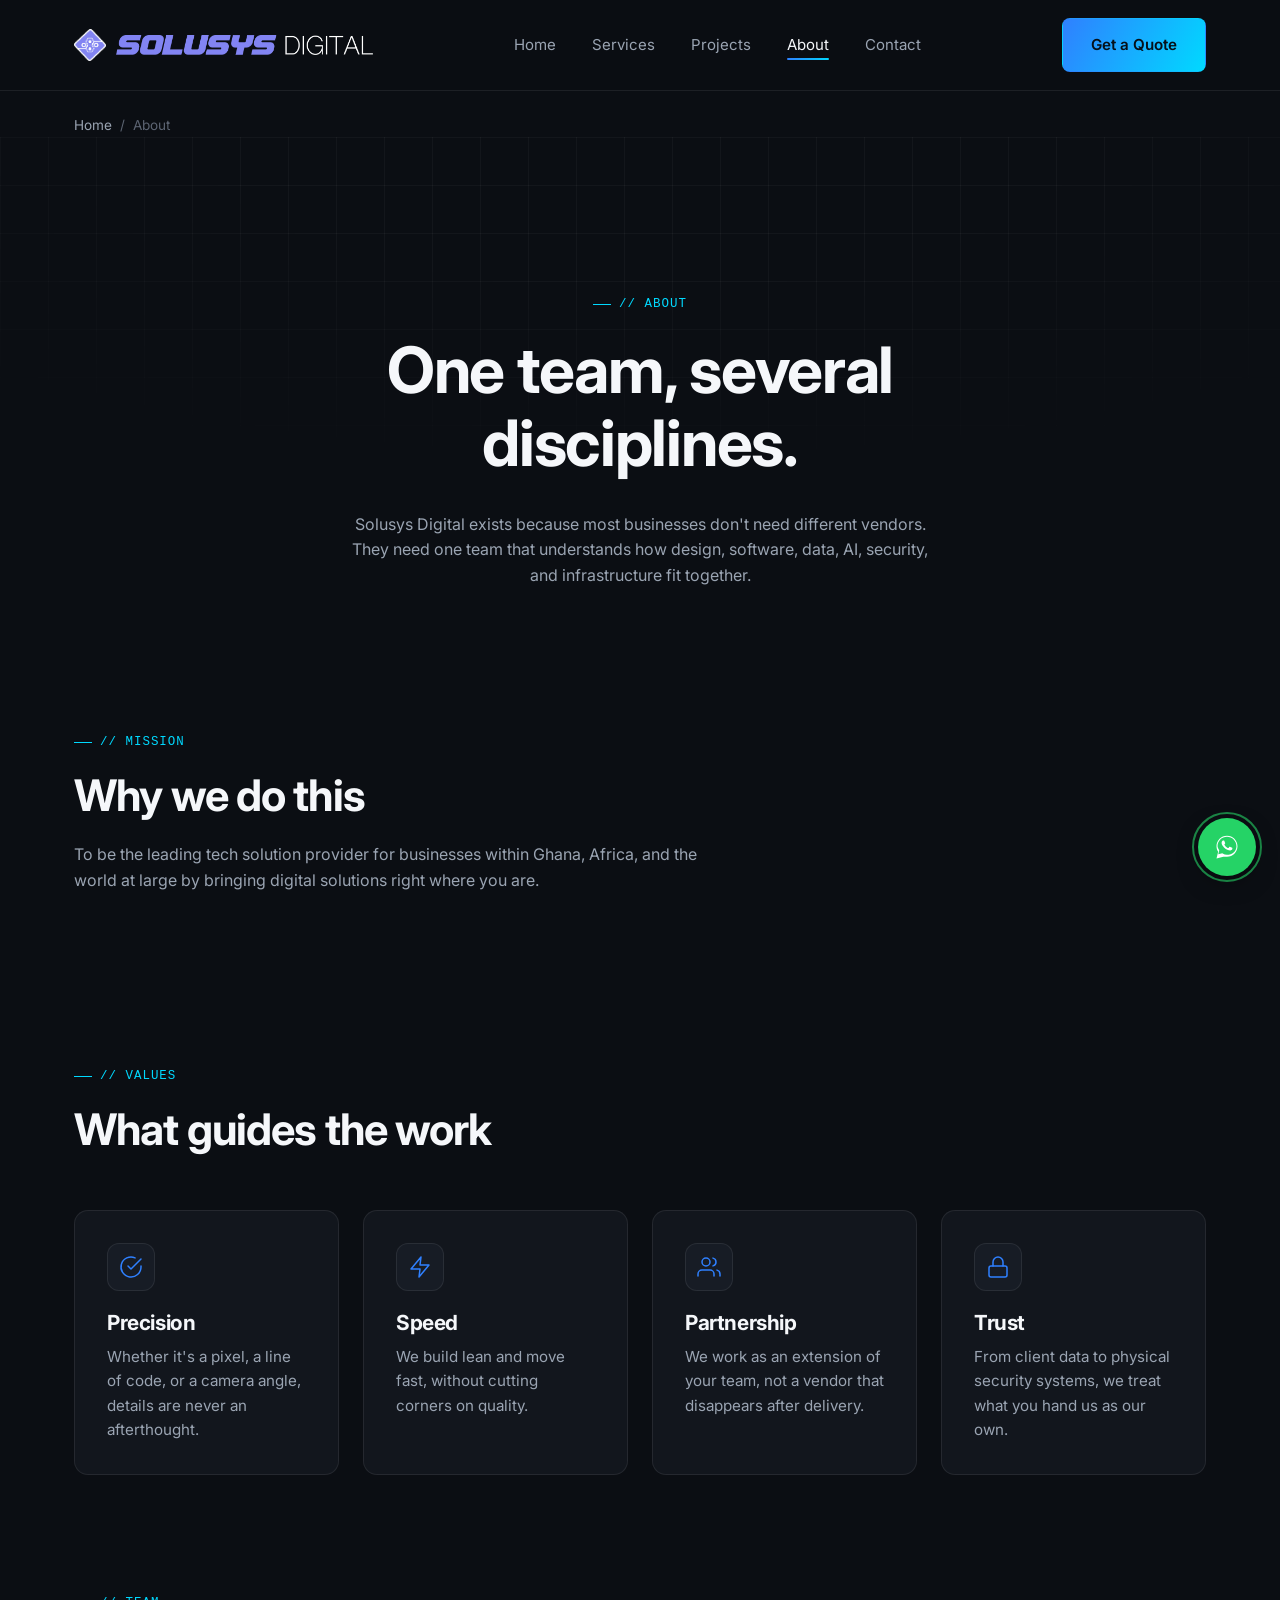
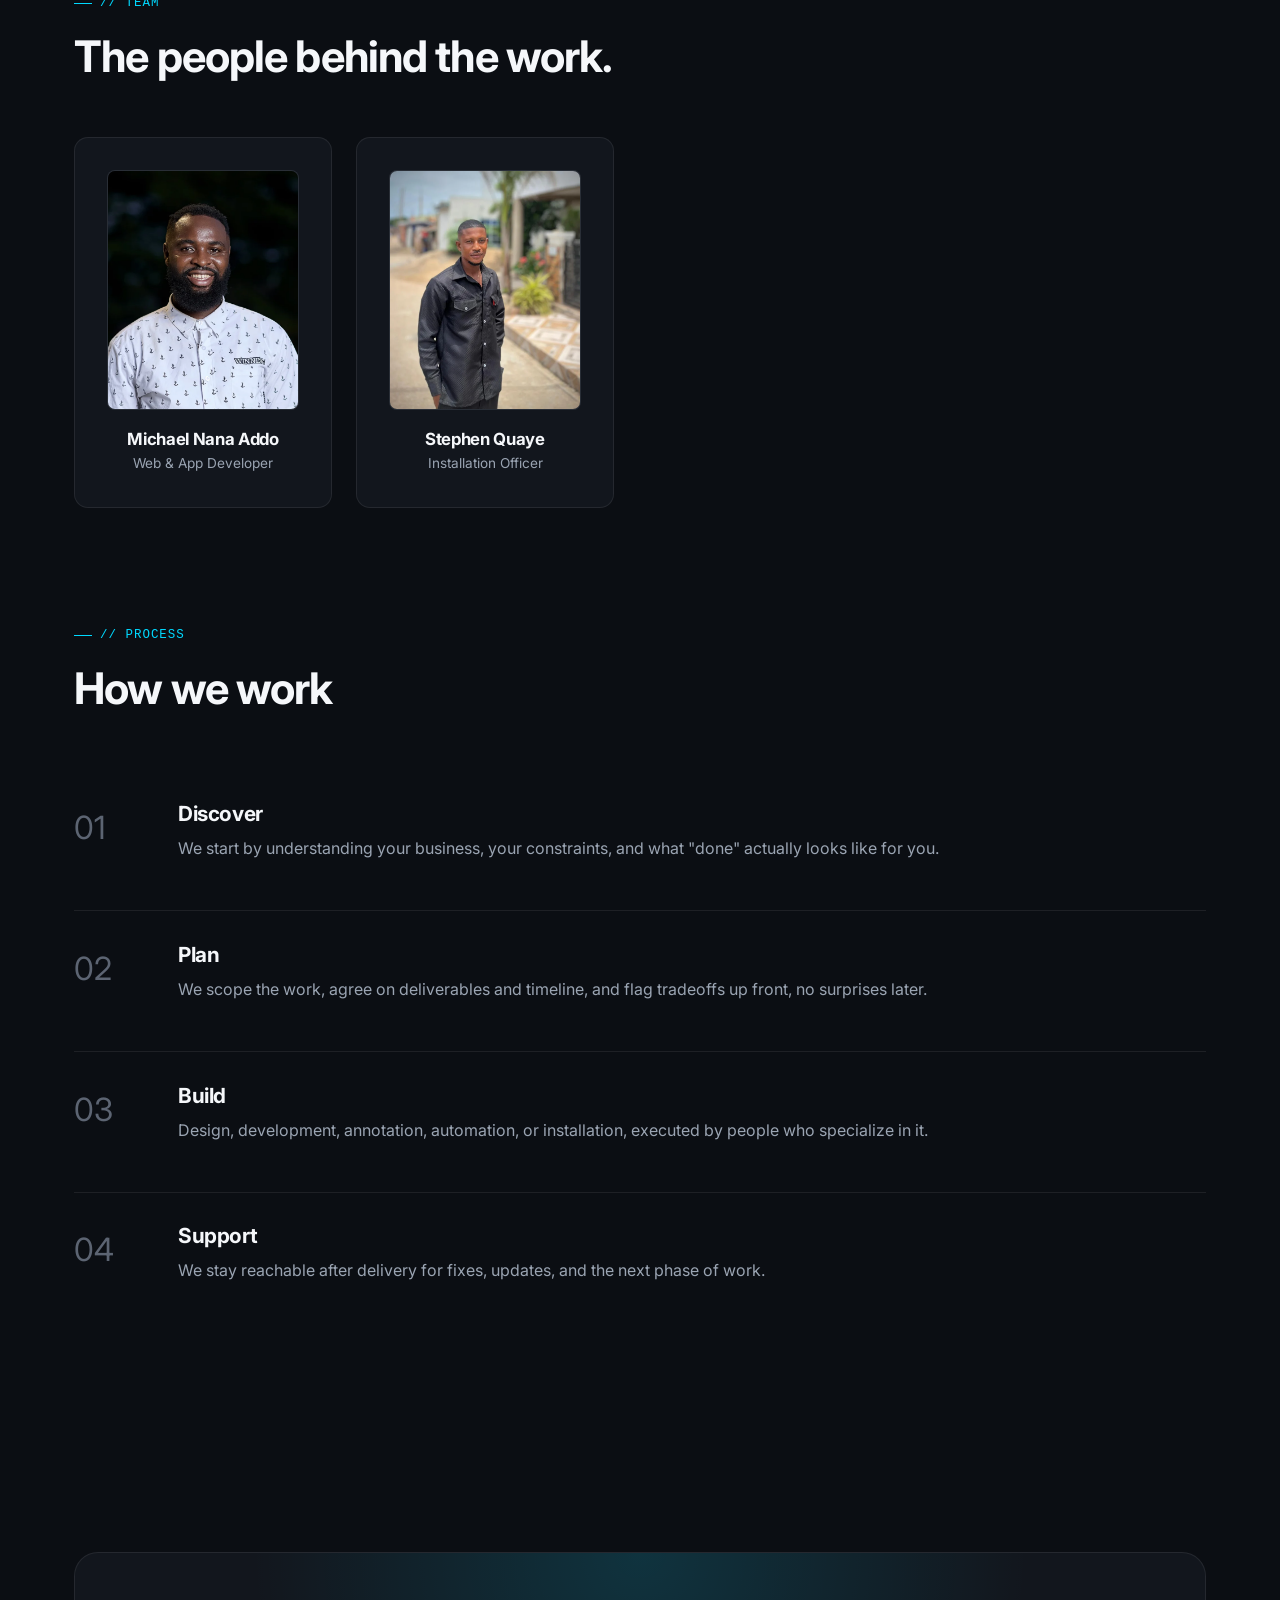
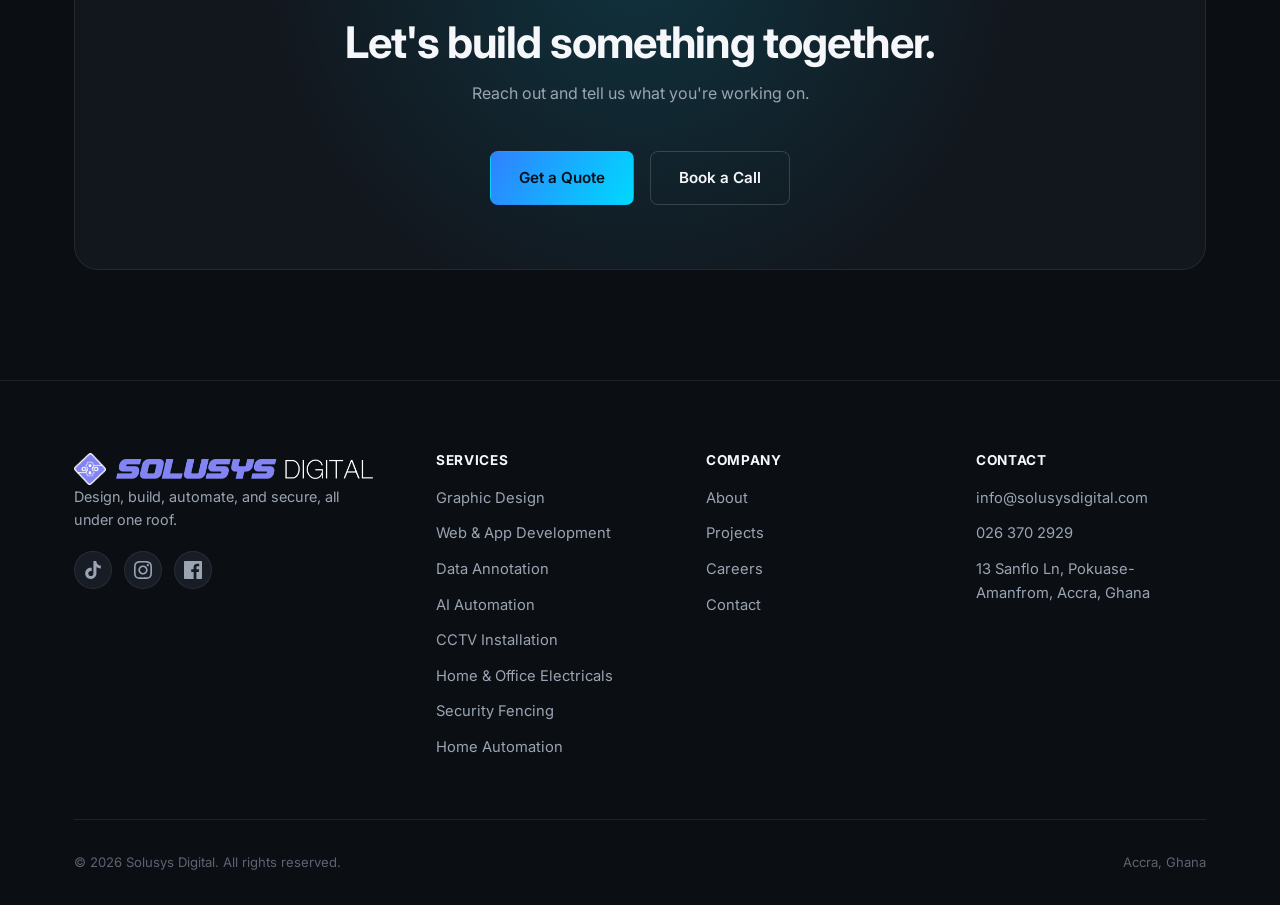
<file: about.html>
<!DOCTYPE html>
<html lang="en">
<head>
<meta charset="UTF-8" />
<meta name="viewport" content="width=device-width, initial-scale=1.0" />
<title>About | Solusys Digital</title>
<meta name="description" content="Solusys Digital is a multi-disciplinary tech business covering design, development, data, AI, and security." />
<link rel="canonical" href="https://solusysdigital.com/about.html" />
<link rel="icon" type="image/png" sizes="32x32" href="assets/icons/favicon-32x32.png" />
<link rel="icon" type="image/png" sizes="16x16" href="assets/icons/favicon-16x16.png" />
<link rel="apple-touch-icon" href="assets/icons/apple-touch-icon.png" />
<link rel="manifest" href="site.webmanifest" />
<meta property="og:type" content="website" />
<meta property="og:site_name" content="Solusys Digital" />
<meta property="og:title" content="About | Solusys Digital" />
<meta property="og:description" content="Solusys Digital is a multi-disciplinary tech business covering design, development, data, AI, and security." />
<meta property="og:url" content="https://solusysdigital.com/about.html" />
<meta property="og:image" content="https://solusysdigital.com/assets/og-image.png" />
<meta name="twitter:card" content="summary_large_image" />
<meta name="twitter:title" content="About | Solusys Digital" />
<meta name="twitter:description" content="Solusys Digital is a multi-disciplinary tech business covering design, development, data, AI, and security." />
<meta name="twitter:image" content="https://solusysdigital.com/assets/og-image.png" />
<link rel="preconnect" href="https://fonts.googleapis.com" />
<link rel="preconnect" href="https://fonts.gstatic.com" crossorigin />
<link href="https://fonts.googleapis.com/css2?family=Inter:wght@400;500;600;700&display=swap" rel="stylesheet" />
<link href="https://api.fontshare.com/v2/css?f[]=satoshi@700,500&display=swap" rel="stylesheet" />
<link rel="stylesheet" href="css/styles.css" />
<script type="application/ld+json">
{
  "@context": "https://schema.org",
  "@type": "LocalBusiness",
  "name": "Solusys Digital",
  "image": "https://solusysdigital.com/assets/og-image.png",
  "url": "https://solusysdigital.com/",
  "telephone": "+233263702929",
  "email": "info@solusysdigital.com",
  "priceRange": "$$",
  "address": {
    "@type": "PostalAddress",
    "streetAddress": "13 Sanflo Ln, Pokuase-Amanfrom",
    "addressLocality": "Accra",
    "addressCountry": "GH"
  },
  "openingHoursSpecification": [
    {
      "@type": "OpeningHoursSpecification",
      "dayOfWeek": ["Monday", "Tuesday", "Wednesday", "Thursday", "Friday"],
      "opens": "09:00",
      "closes": "22:00"
    },
    {
      "@type": "OpeningHoursSpecification",
      "dayOfWeek": ["Saturday", "Sunday"],
      "opens": "12:00",
      "closes": "20:00"
    }
  ],
  "makesOffer": [
    { "@type": "Offer", "itemOffered": { "@type": "Service", "name": "Graphic Design" } },
    { "@type": "Offer", "itemOffered": { "@type": "Service", "name": "Web & App Development" } },
    { "@type": "Offer", "itemOffered": { "@type": "Service", "name": "Data Annotation" } },
    { "@type": "Offer", "itemOffered": { "@type": "Service", "name": "AI Automation" } },
    { "@type": "Offer", "itemOffered": { "@type": "Service", "name": "CCTV Installation" } },
    { "@type": "Offer", "itemOffered": { "@type": "Service", "name": "Home & Office Electricals" } },
    { "@type": "Offer", "itemOffered": { "@type": "Service", "name": "Security Fencing" } },
    { "@type": "Offer", "itemOffered": { "@type": "Service", "name": "Home Automation" } }
  ]
}
</script>
<script type="application/ld+json">
{
  "@context": "https://schema.org",
  "@type": "BreadcrumbList",
  "itemListElement": [
    { "@type": "ListItem", "position": 1, "name": "Home", "item": "https://solusysdigital.com/" },
    { "@type": "ListItem", "position": 2, "name": "About", "item": "https://solusysdigital.com/about.html" }
  ]
}
</script>
</head>
<body>

<header class="site-header">
  <nav class="nav container">
    <a href="index.html" class="logo logo-full">
      <img src="assets/brand/icon.webp" alt="" class="logo-mark" />
      <img src="assets/brand/wordmark-purple-white.webp" alt="Solusys Digital" class="logo-wordmark" />
    </a>
    <ul class="nav-links">
      <li><a href="index.html">Home</a></li>
      <li><a href="services.html">Services</a></li>
      <li><a href="projects.html">Projects</a></li>
      <li><a href="about.html" aria-current="page">About</a></li>
      <li><a href="contact.html">Contact</a></li>
    </ul>
    <div class="nav-actions">
      <a href="contact.html" class="btn btn-primary">Get a Quote</a>
      <button class="nav-toggle" aria-label="Toggle menu" aria-expanded="false">
        <span></span><span></span><span></span>
      </button>
    </div>
  </nav>
</header>

<main>

  <nav class="breadcrumbs container" aria-label="Breadcrumb">
    <a href="index.html">Home</a>
    <span>/</span>
    <span aria-current="page">About</span>
  </nav>

  <section class="page-hero">
    <div class="grid-texture"></div>
    <div class="container section-head center">
      <div class="eyebrow">// ABOUT</div>
      <h1>One team, several disciplines.</h1>
      <p>Solusys Digital exists because most businesses don't need different vendors. They need one team that understands how design, software, data, AI, security, and infrastructure fit together.</p>
    </div>
  </section>

  <section style="padding-top:0;">
    <div class="container">
      <div class="section-head reveal">
        <div class="eyebrow">// MISSION</div>
        <h2>Why we do this</h2>
        <p>To be the leading tech solution provider for businesses within Ghana, Africa, and the world at large by bringing digital solutions right where you are.</p>
      </div>
    </div>
  </section>

  <section style="padding-top:0;">
    <div class="container">
      <div class="section-head reveal">
        <div class="eyebrow">// VALUES</div>
        <h2>What guides the work</h2>
      </div>
      <div class="grid grid-4">
        <div class="card value-card reveal">
          <div class="card-icon">
            <svg viewBox="0 0 24 24" fill="none" stroke="currentColor" stroke-width="1.5" stroke-linecap="round" stroke-linejoin="round"><path d="M22 11.08V12a10 10 0 1 1-5.93-9.14"/><polyline points="22 4 12 14.01 9 11.01"/></svg>
          </div>
          <h3>Precision</h3>
          <p>Whether it's a pixel, a line of code, or a camera angle, details are never an afterthought.</p>
        </div>
        <div class="card value-card reveal">
          <div class="card-icon">
            <svg viewBox="0 0 24 24" fill="none" stroke="currentColor" stroke-width="1.5" stroke-linecap="round" stroke-linejoin="round"><path d="M13 2L3 14h9l-1 8 10-12h-9l1-8z"/></svg>
          </div>
          <h3>Speed</h3>
          <p>We build lean and move fast, without cutting corners on quality.</p>
        </div>
        <div class="card value-card reveal">
          <div class="card-icon">
            <svg viewBox="0 0 24 24" fill="none" stroke="currentColor" stroke-width="1.5" stroke-linecap="round" stroke-linejoin="round"><path d="M17 21v-2a4 4 0 0 0-4-4H5a4 4 0 0 0-4 4v2"/><circle cx="9" cy="7" r="4"/><path d="M23 21v-2a4 4 0 0 0-3-3.87"/><path d="M16 3.13a4 4 0 0 1 0 7.75"/></svg>
          </div>
          <h3>Partnership</h3>
          <p>We work as an extension of your team, not a vendor that disappears after delivery.</p>
        </div>
        <div class="card value-card reveal">
          <div class="card-icon">
            <svg viewBox="0 0 24 24" fill="none" stroke="currentColor" stroke-width="1.5" stroke-linecap="round" stroke-linejoin="round"><rect x="3" y="11" width="18" height="11" rx="2" ry="2"/><path d="M7 11V7a5 5 0 0 1 10 0v4"/></svg>
          </div>
          <h3>Trust</h3>
          <p>From client data to physical security systems, we treat what you hand us as our own.</p>
        </div>
      </div>
    </div>
  </section>

  <section style="padding-top:0;">
    <div class="container">
      <div class="section-head reveal">
        <div class="eyebrow">// TEAM</div>
        <h2>The people behind the work.</h2>
      </div>
      <div class="grid grid-2" style="max-width: 540px;">
        <div class="card team-card reveal">
          <div class="team-avatar"><img src="assets/team/michael-nana-addo.webp" alt="Michael Nana Addo" loading="lazy" /></div>
          <h3>Michael Nana Addo</h3>
          <p>Web &amp; App Developer</p>
        </div>
        <div class="card team-card reveal">
          <div class="team-avatar"><img src="assets/team/stephen-quaye.webp" alt="Stephen Quaye" loading="lazy" /></div>
          <h3>Stephen Quaye</h3>
          <p>Installation Officer</p>
        </div>
      </div>
    </div>
  </section>

  <section style="padding-top:0;">
    <div class="container">
      <div class="section-head reveal">
        <div class="eyebrow">// PROCESS</div>
        <h2>How we work</h2>
      </div>
      <div class="process-steps">
        <div class="process-step reveal">
          <div class="num">01</div>
          <div>
            <h3>Discover</h3>
            <p>We start by understanding your business, your constraints, and what "done" actually looks like for you.</p>
          </div>
        </div>
        <div class="process-step reveal">
          <div class="num">02</div>
          <div>
            <h3>Plan</h3>
            <p>We scope the work, agree on deliverables and timeline, and flag tradeoffs up front, no surprises later.</p>
          </div>
        </div>
        <div class="process-step reveal">
          <div class="num">03</div>
          <div>
            <h3>Build</h3>
            <p>Design, development, annotation, automation, or installation, executed by people who specialize in it.</p>
          </div>
        </div>
        <div class="process-step reveal">
          <div class="num">04</div>
          <div>
            <h3>Support</h3>
            <p>We stay reachable after delivery for fixes, updates, and the next phase of work.</p>
          </div>
        </div>
      </div>
    </div>
  </section>

  <section>
    <div class="container">
      <div class="cta-banner reveal">
        <h2>Let's build something together.</h2>
        <p>Reach out and tell us what you're working on.</p>
        <div class="hero-actions" style="justify-content:center;">
          <a href="contact.html" class="btn btn-primary">Get a Quote</a>
          <a href="contact.html#book-a-call" class="btn btn-ghost">Book a Call</a>
        </div>
      </div>
    </div>
  </section>

</main>

<footer class="site-footer">
  <div class="container">
    <div class="footer-top">
      <div class="footer-col">
        <a href="index.html" class="logo logo-full">
          <img src="assets/brand/icon.webp" alt="" class="logo-mark" />
          <img src="assets/brand/wordmark-purple-white.webp" alt="Solusys Digital" class="logo-wordmark" />
        </a>
        <p>Design, build, automate, and secure, all under one roof.</p>
        <div class="footer-social">
          <a href="https://www.tiktok.com/@solusys.digital.gh?lang=en" target="_blank" rel="noopener" aria-label="Solusys Digital on TikTok" class="footer-social-link">
            <svg viewBox="0 0 24 24" fill="currentColor"><path d="M12.525.02c1.31-.02 2.61-.01 3.91-.02.08 1.53.63 3.09 1.75 4.17 1.12 1.11 2.7 1.62 4.24 1.79v4.03c-1.44-.05-2.89-.35-4.2-.97-.57-.26-1.1-.59-1.62-.93-.01 2.92.01 5.84-.02 8.75-.08 1.4-.54 2.79-1.35 3.94-1.31 1.92-3.58 3.17-5.91 3.21-1.43.08-2.86-.31-4.08-1.03-2.02-1.19-3.44-3.37-3.65-5.71-.02-.5-.03-1-.01-1.49.18-1.9 1.12-3.72 2.58-4.96 1.66-1.44 3.98-2.13 6.15-1.72.02 1.48-.04 2.96-.04 4.44-.99-.32-2.15-.23-3.02.37-.63.41-1.11 1.04-1.36 1.75-.21.51-.15 1.07-.14 1.61.24 1.64 1.82 3.02 3.5 2.87 1.12-.01 2.19-.66 2.77-1.61.19-.33.4-.67.41-1.06.1-1.79.06-3.57.07-5.36.01-4.03-.01-8.05.02-12.07z"/></svg>
          </a>
          <a href="https://www.instagram.com/solusysdigital/" target="_blank" rel="noopener" aria-label="Solusys Digital on Instagram" class="footer-social-link">
            <svg viewBox="0 0 24 24" fill="currentColor"><path d="M12 2.163c3.204 0 3.584.012 4.85.07 3.252.148 4.771 1.691 4.919 4.919.058 1.265.069 1.645.069 4.849 0 3.205-.012 3.584-.069 4.849-.149 3.225-1.664 4.771-4.919 4.919-1.266.058-1.644.07-4.85.07-3.204 0-3.584-.012-4.849-.07-3.26-.149-4.771-1.699-4.919-4.92-.058-1.265-.07-1.644-.07-4.849 0-3.204.013-3.583.07-4.849.149-3.227 1.664-4.771 4.919-4.919 1.266-.057 1.645-.069 4.849-.069zm0-2.163c-3.259 0-3.667.014-4.947.072-4.358.2-6.78 2.618-6.98 6.98-.059 1.281-.073 1.689-.073 4.948 0 3.259.014 3.668.072 4.948.2 4.358 2.618 6.78 6.98 6.98 1.281.058 1.689.072 4.948.072 3.259 0 3.668-.014 4.948-.072 4.354-.2 6.782-2.618 6.979-6.98.059-1.28.073-1.689.073-4.948 0-3.259-.014-3.667-.072-4.947-.196-4.354-2.617-6.78-6.979-6.98-1.281-.059-1.69-.073-4.949-.073zm0 5.838c-3.403 0-6.162 2.759-6.162 6.162s2.759 6.163 6.162 6.163 6.162-2.759 6.162-6.163c0-3.403-2.759-6.162-6.162-6.162zm0 10.162c-2.209 0-4-1.79-4-4 0-2.209 1.791-4 4-4s4 1.791 4 4c0 2.21-1.791 4-4 4zm6.406-11.845c-.796 0-1.441.645-1.441 1.44s.645 1.44 1.441 1.44c.795 0 1.439-.645 1.439-1.44s-.644-1.44-1.439-1.44z"/></svg>
          </a>
          <a href="https://web.facebook.com/user.illuminate/" target="_blank" rel="noopener" aria-label="Solusys Digital on Facebook" class="footer-social-link">
            <svg viewBox="0 0 24 24" fill="currentColor"><path d="M22.675 0h-21.35c-.732 0-1.325.593-1.325 1.325v21.351c0 .731.593 1.324 1.325 1.324h11.495v-9.294h-3.128v-3.622h3.128v-2.671c0-3.1 1.893-4.788 4.659-4.788 1.325 0 2.463.099 2.795.143v3.24l-1.918.001c-1.504 0-1.795.715-1.795 1.763v2.313h3.587l-.467 3.622h-3.12v9.293h6.116c.73 0 1.323-.593 1.323-1.325v-21.35c0-.732-.593-1.325-1.325-1.325z"/></svg>
          </a>
        </div>
      </div>
      <div class="footer-col">
        <h4>Services</h4>
        <ul>
          <li><a href="services.html#graphic-design">Graphic Design</a></li>
          <li><a href="services.html#web-app-development">Web &amp; App Development</a></li>
          <li><a href="services.html#data-annotation">Data Annotation</a></li>
          <li><a href="services.html#ai-automation">AI Automation</a></li>
          <li><a href="services.html#cctv-installation">CCTV Installation</a></li>
          <li><a href="services.html#home-office-electricals">Home &amp; Office Electricals</a></li>
          <li><a href="services.html#security-fencing">Security Fencing</a></li>
          <li><a href="services.html#home-automation">Home Automation</a></li>
        </ul>
      </div>
      <div class="footer-col">
        <h4>Company</h4>
        <ul>
          <li><a href="about.html">About</a></li>
          <li><a href="projects.html">Projects</a></li>
          <li><a href="careers.html">Careers</a></li>
          <li><a href="contact.html">Contact</a></li>
        </ul>
      </div>
      <div class="footer-col">
        <h4>Contact</h4>
        <ul>
          <li><a href="mailto:info@solusysdigital.com">info@solusysdigital.com</a></li>
          <li><a href="tel:0263702929">026 370 2929</a></li>
          <li>13 Sanflo Ln, Pokuase-Amanfrom, Accra, Ghana</li>
        </ul>
      </div>
    </div>
    <div class="footer-bottom">
      <span>© 2026 Solusys Digital. All rights reserved.</span>
      Accra, Ghana
    </div>
  </div>
</footer>

<a href="https://wa.me/233263702929?text=Hi%20Solusys%20Digital%2C%20I%27d%20like%20to%20get%20a%20quote." class="whatsapp-fab" target="_blank" rel="noopener" aria-label="Chat with us on WhatsApp">
  <svg viewBox="0 0 32 32" fill="currentColor" width="28" height="28"><path d="M16.001 3C9.373 3 4 8.373 4 15c0 2.34.687 4.523 1.875 6.355L4 29l7.822-1.842A11.94 11.94 0 0 0 16.001 27C22.628 27 28 21.627 28 15S22.628 3 16.001 3zm0 21.818a9.77 9.77 0 0 1-4.98-1.363l-.357-.213-4.64 1.093 1.12-4.522-.232-.37A9.78 9.78 0 0 1 5.182 15c0-5.966 4.853-10.818 10.819-10.818S26.818 9.034 26.818 15 21.966 24.818 16.001 24.818zm5.539-8.147c-.303-.152-1.792-.884-2.07-.985-.278-.101-.48-.152-.682.152-.202.303-.783.985-.96 1.187-.176.202-.353.227-.656.076-.303-.152-1.279-.471-2.436-1.503-.9-.803-1.508-1.796-1.685-2.099-.176-.303-.019-.467.133-.618.136-.136.303-.353.454-.53.152-.176.202-.303.303-.505.101-.202.05-.379-.025-.53-.076-.152-.682-1.646-.934-2.254-.246-.591-.497-.511-.682-.52l-.581-.01c-.202 0-.53.076-.808.379-.278.303-1.06 1.037-1.06 2.53s1.086 2.936 1.238 3.139c.152.202 2.138 3.266 5.181 4.579.724.312 1.289.499 1.729.639.727.231 1.389.198 1.912.12.583-.087 1.792-.733 2.045-1.44.253-.708.253-1.314.177-1.44-.076-.126-.278-.202-.581-.353z"/></svg>
</a>

<script src="js/main.js"></script>
</body>
</html>
</file>
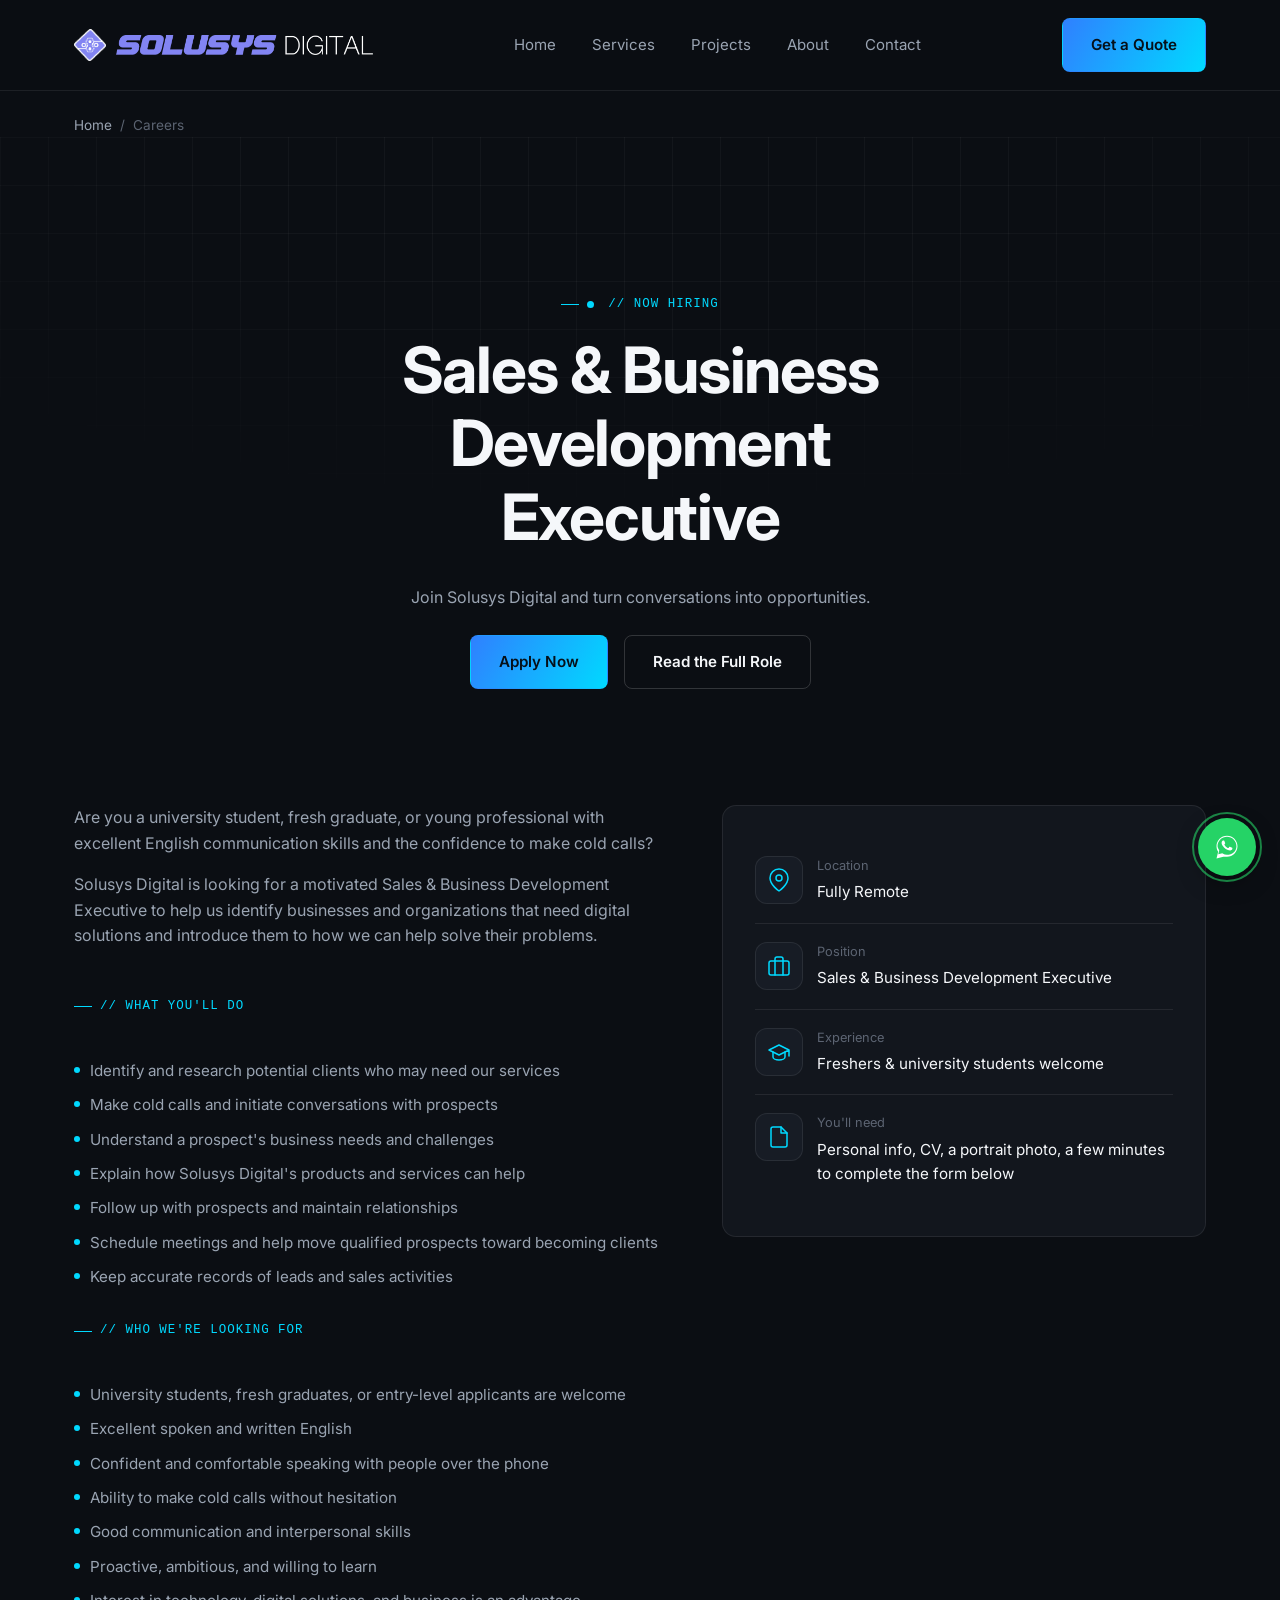
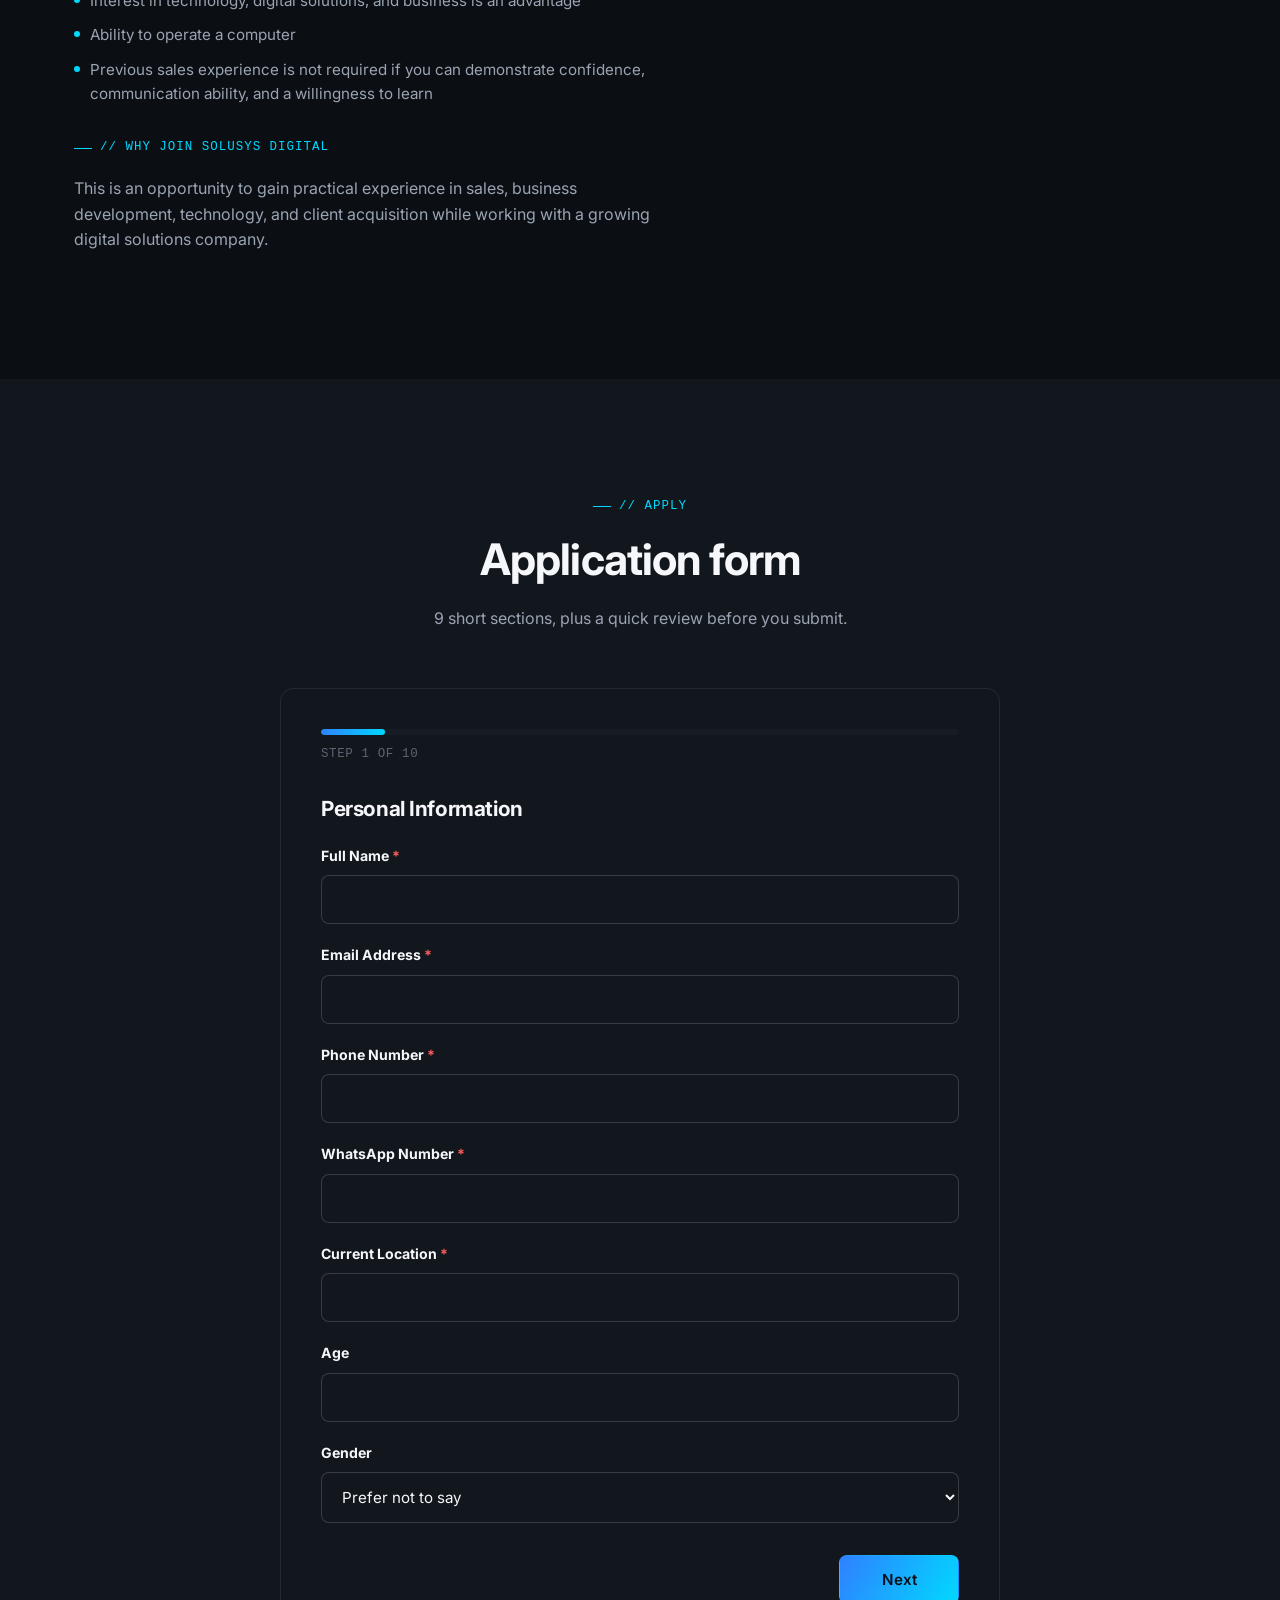
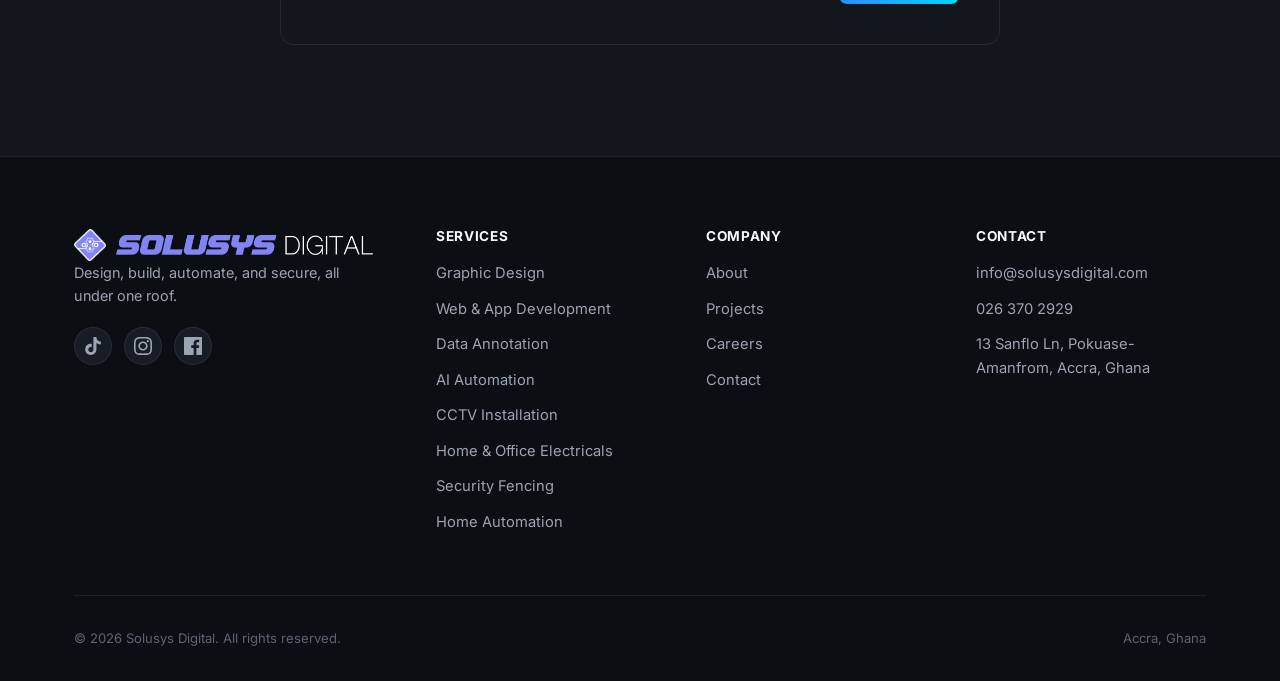
<file: careers.html>
<!DOCTYPE html>
<html lang="en">
<head>
<meta charset="UTF-8" />
<meta name="viewport" content="width=device-width, initial-scale=1.0" />
<title>Careers | Solusys Digital</title>
<meta name="description" content="Solusys Digital is hiring a Sales &amp; Business Development Executive. Fully remote, freshers and university students welcome. Apply today." />
<link rel="canonical" href="https://solusysdigital.com/careers.html" />
<link rel="icon" type="image/png" sizes="32x32" href="assets/icons/favicon-32x32.png" />
<link rel="icon" type="image/png" sizes="16x16" href="assets/icons/favicon-16x16.png" />
<link rel="apple-touch-icon" href="assets/icons/apple-touch-icon.png" />
<link rel="manifest" href="site.webmanifest" />
<meta property="og:type" content="website" />
<meta property="og:site_name" content="Solusys Digital" />
<meta property="og:title" content="Careers | Solusys Digital" />
<meta property="og:description" content="Solusys Digital is hiring a Sales &amp; Business Development Executive. Fully remote, freshers and university students welcome. Apply today." />
<meta property="og:url" content="https://solusysdigital.com/careers.html" />
<meta property="og:image" content="https://solusysdigital.com/assets/og-image.png" />
<meta name="twitter:card" content="summary_large_image" />
<meta name="twitter:title" content="Careers | Solusys Digital" />
<meta name="twitter:description" content="Solusys Digital is hiring a Sales &amp; Business Development Executive. Fully remote, freshers and university students welcome. Apply today." />
<meta name="twitter:image" content="https://solusysdigital.com/assets/og-image.png" />
<link rel="preconnect" href="https://fonts.googleapis.com" />
<link rel="preconnect" href="https://fonts.gstatic.com" crossorigin />
<link href="https://fonts.googleapis.com/css2?family=Inter:wght@400;500;600;700&display=swap" rel="stylesheet" />
<link href="https://api.fontshare.com/v2/css?f[]=satoshi@700,500&display=swap" rel="stylesheet" />
<link rel="stylesheet" href="css/styles.css" />
<script type="application/ld+json">
{
  "@context": "https://schema.org",
  "@type": "LocalBusiness",
  "name": "Solusys Digital",
  "image": "https://solusysdigital.com/assets/og-image.png",
  "url": "https://solusysdigital.com/",
  "telephone": "+233263702929",
  "email": "info@solusysdigital.com",
  "priceRange": "$$",
  "address": {
    "@type": "PostalAddress",
    "streetAddress": "13 Sanflo Ln, Pokuase-Amanfrom",
    "addressLocality": "Accra",
    "addressCountry": "GH"
  }
}
</script>
<script type="application/ld+json">
{
  "@context": "https://schema.org",
  "@type": "BreadcrumbList",
  "itemListElement": [
    { "@type": "ListItem", "position": 1, "name": "Home", "item": "https://solusysdigital.com/" },
    { "@type": "ListItem", "position": 2, "name": "Careers", "item": "https://solusysdigital.com/careers.html" }
  ]
}
</script>
<script type="application/ld+json">
{
  "@context": "https://schema.org",
  "@type": "JobPosting",
  "title": "Sales & Business Development Executive",
  "description": "Solusys Digital is looking for a motivated Sales & Business Development Executive to identify businesses and organizations that need digital solutions and introduce them to how we can help solve their problems. Responsibilities include identifying and researching potential clients, making cold calls, understanding prospect needs, explaining Solusys Digital's services, following up with prospects, scheduling meetings, and keeping accurate records of leads and sales activities. University students, fresh graduates, and entry-level applicants are welcome. No previous sales experience required if you can demonstrate confidence, communication ability, and a willingness to learn.",
  "datePosted": "2026-09-29",
  "validThrough": "2026-12-31",
  "employmentType": "PART_TIME",
  "hiringOrganization": {
    "@type": "Organization",
    "name": "Solusys Digital",
    "sameAs": "https://solusysdigital.com",
    "logo": "https://solusysdigital.com/assets/brand/icon.png"
  },
  "jobLocationType": "TELECOMMUTE",
  "applicantLocationRequirements": {
    "@type": "Country",
    "name": "Ghana"
  }
}
</script>
</head>
<body>

<header class="site-header">
  <nav class="nav container">
    <a href="index.html" class="logo logo-full">
      <img src="assets/brand/icon.webp" alt="" class="logo-mark" />
      <img src="assets/brand/wordmark-purple-white.webp" alt="Solusys Digital" class="logo-wordmark" />
    </a>
    <ul class="nav-links">
      <li><a href="index.html">Home</a></li>
      <li><a href="services.html">Services</a></li>
      <li><a href="projects.html">Projects</a></li>
      <li><a href="about.html">About</a></li>
      <li><a href="contact.html">Contact</a></li>
    </ul>
    <div class="nav-actions">
      <a href="contact.html" class="btn btn-primary">Get a Quote</a>
      <button class="nav-toggle" aria-label="Toggle menu" aria-expanded="false">
        <span></span><span></span><span></span>
      </button>
    </div>
  </nav>
</header>

<main>

  <nav class="breadcrumbs container" aria-label="Breadcrumb">
    <a href="index.html">Home</a>
    <span>/</span>
    <span aria-current="page">Careers</span>
  </nav>

  <section class="page-hero" style="padding-bottom: 60px;">
    <div class="grid-texture"></div>
    <div class="container section-head center">
      <div class="eyebrow"><span class="hiring-dot" style="margin-right:6px;"></span>// NOW HIRING</div>
      <h1>Sales &amp; Business Development Executive</h1>
      <p>Join Solusys Digital and turn conversations into opportunities.</p>
      <div class="hero-actions" style="justify-content:center; margin-top:24px;">
        <a href="#apply" class="btn btn-primary">Apply Now</a>
        <a href="#job-details" class="btn btn-ghost">Read the Full Role</a>
      </div>
    </div>
  </section>

  <section id="job-details" style="padding-top:0;">
    <div class="container">
      <div class="contact-layout">
        <div class="reveal">
          <p>Are you a university student, fresh graduate, or young professional with excellent English communication skills and the confidence to make cold calls?</p>
          <p>Solusys Digital is looking for a motivated Sales &amp; Business Development Executive to help us identify businesses and organizations that need digital solutions and introduce them to how we can help solve their problems.</p>

          <div class="eyebrow" style="margin-top:32px;">// WHAT YOU'LL DO</div>
          <ul class="deliverables">
            <li>Identify and research potential clients who may need our services</li>
            <li>Make cold calls and initiate conversations with prospects</li>
            <li>Understand a prospect's business needs and challenges</li>
            <li>Explain how Solusys Digital's products and services can help</li>
            <li>Follow up with prospects and maintain relationships</li>
            <li>Schedule meetings and help move qualified prospects toward becoming clients</li>
            <li>Keep accurate records of leads and sales activities</li>
          </ul>

          <div class="eyebrow" style="margin-top:32px;">// WHO WE'RE LOOKING FOR</div>
          <ul class="deliverables">
            <li>University students, fresh graduates, or entry-level applicants are welcome</li>
            <li>Excellent spoken and written English</li>
            <li>Confident and comfortable speaking with people over the phone</li>
            <li>Ability to make cold calls without hesitation</li>
            <li>Good communication and interpersonal skills</li>
            <li>Proactive, ambitious, and willing to learn</li>
            <li>Interest in technology, digital solutions, and business is an advantage</li>
            <li>Ability to operate a computer</li>
            <li>Previous sales experience is not required if you can demonstrate confidence, communication ability, and a willingness to learn</li>
          </ul>

          <div class="eyebrow" style="margin-top:32px;">// WHY JOIN SOLUSYS DIGITAL</div>
          <p>This is an opportunity to gain practical experience in sales, business development, technology, and client acquisition while working with a growing digital solutions company.</p>
        </div>
        <div class="reveal">
          <div class="contact-info-card">
            <div class="contact-info-row">
              <div class="card-icon">
                <svg viewBox="0 0 24 24" fill="none" stroke="currentColor" stroke-width="1.5" stroke-linecap="round" stroke-linejoin="round"><path d="M21 10c0 7-9 13-9 13s-9-6-9-13a9 9 0 0 1 18 0z"/><circle cx="12" cy="10" r="3"/></svg>
              </div>
              <div>
                <div class="label">Location</div>
                <div class="contact-value">Fully Remote</div>
              </div>
            </div>
            <div class="contact-info-row">
              <div class="card-icon">
                <svg viewBox="0 0 24 24" fill="none" stroke="currentColor" stroke-width="1.5" stroke-linecap="round" stroke-linejoin="round"><rect x="2" y="7" width="20" height="14" rx="2"/><path d="M16 21V5a2 2 0 0 0-2-2h-4a2 2 0 0 0-2 2v16"/></svg>
              </div>
              <div>
                <div class="label">Position</div>
                <div class="contact-value">Sales &amp; Business Development Executive</div>
              </div>
            </div>
            <div class="contact-info-row">
              <div class="card-icon">
                <svg viewBox="0 0 24 24" fill="none" stroke="currentColor" stroke-width="1.5" stroke-linecap="round" stroke-linejoin="round"><path d="M22 10v6M2 10l10-5 10 5-10 5-10-5z"/><path d="M6 12v5c0 1.66 2.69 3 6 3s6-1.34 6-3v-5"/></svg>
              </div>
              <div>
                <div class="label">Experience</div>
                <div class="contact-value">Freshers &amp; university students welcome</div>
              </div>
            </div>
            <div class="contact-info-row">
              <div class="card-icon">
                <svg viewBox="0 0 24 24" fill="none" stroke="currentColor" stroke-width="1.5" stroke-linecap="round" stroke-linejoin="round"><path d="M14 2H6a2 2 0 0 0-2 2v16a2 2 0 0 0 2 2h12a2 2 0 0 0 2-2V8z"/><polyline points="14 2 14 8 20 8"/></svg>
              </div>
              <div>
                <div class="label">You'll need</div>
                <div class="contact-value">Personal info, CV, a portrait photo, a few minutes to complete the form below</div>
              </div>
            </div>
          </div>
        </div>
      </div>
    </div>
  </section>

  <!-- Application form -->
  <section id="apply" class="section-alt">
    <div class="container">
      <div class="section-head center reveal">
        <div class="eyebrow">// APPLY</div>
        <h2>Application form</h2>
        <p>9 short sections, plus a quick review before you submit.</p>
      </div>

      <form id="careers-form" class="application-form reveal" novalidate action="https://formsubmit.co/info@solusysdigital.com" method="POST" enctype="multipart/form-data">
        <input type="hidden" name="_subject" value="New Careers Application: Sales &amp; Business Development Executive" />
        <input type="hidden" name="_captcha" value="false" />
        <input type="hidden" name="_next" value="https://solusysdigital.com/careers.html?submitted=1#apply" />
        <div class="hp-field" aria-hidden="true">
          <label for="career-website">Website</label>
          <input type="text" id="career-website" name="_honey" tabindex="-1" autocomplete="off" />
        </div>

        <div class="form-progress">
          <div class="form-progress-bar"><div class="form-progress-fill" style="width: 11.11%;"></div></div>
          <div class="form-progress-label">Step <span id="step-current">1</span> of <span id="step-total">10</span></div>
        </div>

        <!-- Step 1: Personal Information -->
        <div class="form-step" data-step="1">
          <h3>Personal Information</h3>
          <div class="field">
            <label>Full Name <span class="required-mark">*</span></label>
            <input type="text" name="full_name" data-required />
          </div>
          <div class="field">
            <label>Email Address <span class="required-mark">*</span></label>
            <input type="email" name="email" data-required />
          </div>
          <div class="field">
            <label>Phone Number <span class="required-mark">*</span></label>
            <input type="tel" name="phone" data-required />
          </div>
          <div class="field">
            <label>WhatsApp Number <span class="required-mark">*</span></label>
            <input type="tel" name="whatsapp" data-required />
          </div>
          <div class="field">
            <label>Current Location <span class="required-mark">*</span></label>
            <input type="text" name="location" data-required />
          </div>
          <div class="field">
            <label>Age</label>
            <input type="number" name="age" min="14" max="100" />
          </div>
          <div class="field">
            <label>Gender</label>
            <select name="gender">
              <option value="">Prefer not to say</option>
              <option value="Male">Male</option>
              <option value="Female">Female</option>
              <option value="Other">Other</option>
            </select>
          </div>
        </div>

        <!-- Step 2: Education -->
        <div class="form-step" data-step="2" hidden>
          <h3>Education</h3>
          <div class="field">
            <label>Current Educational Status <span class="required-mark">*</span></label>
            <select name="education_status" data-required>
              <option value="">Select one</option>
              <option>University Student</option>
              <option>Fresh Graduate</option>
              <option>Diploma/Professional Qualification</option>
              <option>Other</option>
            </select>
          </div>
          <div class="field">
            <label>Name of Institution <span class="required-mark">*</span></label>
            <input type="text" name="institution" data-required />
          </div>
          <div class="field">
            <label>Programme/Course of Study <span class="required-mark">*</span></label>
            <input type="text" name="programme" data-required />
          </div>
          <div class="field">
            <label>Current Level / Year <span class="required-mark">*</span></label>
            <select name="current_level" data-required>
              <option value="">Select one</option>
              <option>Level 100</option>
              <option>Level 200</option>
              <option>Level 300</option>
              <option>Level 400</option>
              <option>Final Year</option>
              <option>Graduate</option>
              <option>Other</option>
            </select>
          </div>
          <div class="field">
            <label>Expected Graduation Year <span class="field-hint">(if applicable)</span></label>
            <input type="number" name="graduation_year" min="2026" max="2035" />
          </div>
        </div>

        <!-- Step 3: Sales & Communication -->
        <div class="form-step" data-step="3" hidden>
          <h3>Sales &amp; Communication</h3>
          <div class="field">
            <label>Do you have previous sales or customer-facing experience? <span class="required-mark">*</span></label>
            <div class="radio-group" data-required data-name="prior_sales_experience">
              <label class="radio-option"><input type="radio" name="prior_sales_experience" value="Yes" /> Yes</label>
              <label class="radio-option"><input type="radio" name="prior_sales_experience" value="No" /> No</label>
            </div>
          </div>
          <div class="field conditional-field" data-show-when="prior_sales_experience=Yes" hidden>
            <label>If yes, briefly describe your experience.</label>
            <textarea name="prior_sales_experience_details"></textarea>
          </div>
          <div class="field">
            <label>How comfortable are you with making cold calls to people you have never spoken to before? <span class="required-mark">*</span></label>
            <div class="radio-group" data-required data-name="cold_call_comfort">
              <label class="radio-option"><input type="radio" name="cold_call_comfort" value="Very comfortable" /> Very comfortable</label>
              <label class="radio-option"><input type="radio" name="cold_call_comfort" value="Comfortable" /> Comfortable</label>
              <label class="radio-option"><input type="radio" name="cold_call_comfort" value="Somewhat comfortable" /> Somewhat comfortable</label>
              <label class="radio-option"><input type="radio" name="cold_call_comfort" value="Not comfortable" /> Not comfortable</label>
            </div>
          </div>
          <div class="field">
            <label>Have you ever made cold calls for sales, business development, fundraising, customer acquisition, or a similar purpose? <span class="required-mark">*</span></label>
            <div class="radio-group" data-required data-name="prior_cold_calls">
              <label class="radio-option"><input type="radio" name="prior_cold_calls" value="Yes" /> Yes</label>
              <label class="radio-option"><input type="radio" name="prior_cold_calls" value="No" /> No</label>
            </div>
          </div>
          <div class="field conditional-field" data-show-when="prior_cold_calls=Yes" hidden>
            <label>If yes, briefly describe what you were selling/offering and who you contacted.</label>
            <textarea name="prior_cold_calls_details"></textarea>
          </div>
        </div>

        <!-- Step 4: Communication Test -->
        <div class="form-step" data-step="4" hidden>
          <h3>Communication Test</h3>
          <div class="field">
            <label>Imagine you have identified a small business that does not have a website. Write a short message you would use to introduce yourself and start a conversation with the business owner. <span class="required-mark">*</span></label>
            <textarea name="intro_message" data-required></textarea>
          </div>
          <div class="field">
            <label>Imagine the business owner says: "I already get customers through WhatsApp. Why do I need a website?" How would you respond? <span class="required-mark">*</span></label>
            <textarea name="objection_response" data-required></textarea>
          </div>
          <div class="field">
            <label>Which statement best describes your approach to sales? <span class="required-mark">*</span></label>
            <div class="radio-group" data-required data-name="sales_approach">
              <label class="radio-option"><input type="radio" name="sales_approach" value="I prefer waiting for customers to approach me." data-long /> I prefer waiting for customers to approach me.</label>
              <label class="radio-option"><input type="radio" name="sales_approach" value="I am comfortable approaching potential customers." data-long /> I am comfortable approaching potential customers.</label>
              <label class="radio-option"><input type="radio" name="sales_approach" value="I actively look for potential customers and opportunities." data-long /> I actively look for potential customers and opportunities.</label>
              <label class="radio-option"><input type="radio" name="sales_approach" value="I enjoy starting conversations with people and identifying their needs." data-long /> I enjoy starting conversations with people and identifying their needs.</label>
            </div>
          </div>
        </div>

        <!-- Step 5: Technology & Business Awareness -->
        <div class="form-step" data-step="5" hidden>
          <h3>Technology &amp; Business Awareness</h3>
          <div class="field">
            <label>How familiar are you with digital/technology services? <span class="required-mark">*</span></label>
            <div class="radio-group" data-required data-name="tech_familiarity">
              <label class="radio-option"><input type="radio" name="tech_familiarity" value="Very familiar" /> Very familiar</label>
              <label class="radio-option"><input type="radio" name="tech_familiarity" value="Familiar" /> Familiar</label>
              <label class="radio-option"><input type="radio" name="tech_familiarity" value="Somewhat familiar" /> Somewhat familiar</label>
              <label class="radio-option"><input type="radio" name="tech_familiarity" value="Beginner" /> Beginner</label>
              <label class="radio-option"><input type="radio" name="tech_familiarity" value="Not familiar" /> Not familiar</label>
            </div>
          </div>
          <div class="field">
            <label>Which of the following services are you familiar with?</label>
            <div class="checkbox-group" data-name="known_services">
              <label class="checkbox-option"><input type="checkbox" name="known_services[]" value="Website Development" /> Website Development</label>
              <label class="checkbox-option"><input type="checkbox" name="known_services[]" value="Web Applications" /> Web Applications</label>
              <label class="checkbox-option"><input type="checkbox" name="known_services[]" value="Mobile Applications" /> Mobile Applications</label>
              <label class="checkbox-option"><input type="checkbox" name="known_services[]" value="Software Development" /> Software Development</label>
              <label class="checkbox-option"><input type="checkbox" name="known_services[]" value="E-commerce" /> E-commerce</label>
              <label class="checkbox-option"><input type="checkbox" name="known_services[]" value="Digital Marketing" /> Digital Marketing</label>
              <label class="checkbox-option"><input type="checkbox" name="known_services[]" value="Graphic Design" /> Graphic Design</label>
              <label class="checkbox-option"><input type="checkbox" name="known_services[]" value="Networking" /> Networking</label>
              <label class="checkbox-option"><input type="checkbox" name="known_services[]" value="IT Support" /> IT Support</label>
              <label class="checkbox-option"><input type="checkbox" name="known_services[]" value="Cloud Services" /> Cloud Services</label>
              <label class="checkbox-option"><input type="checkbox" name="known_services[]" value="Cybersecurity" /> Cybersecurity</label>
              <label class="checkbox-option"><input type="checkbox" name="known_services[]" value="None of the above" /> None of the above</label>
            </div>
          </div>
          <div class="field">
            <label>Are you willing to learn about Solusys Digital's services so you can confidently explain them to potential clients? <span class="required-mark">*</span></label>
            <div class="radio-group" data-required data-name="willing_to_learn">
              <label class="radio-option"><input type="radio" name="willing_to_learn" value="Yes" /> Yes</label>
              <label class="radio-option"><input type="radio" name="willing_to_learn" value="No" /> No</label>
            </div>
          </div>
        </div>

        <!-- Step 6: Availability -->
        <div class="form-step" data-step="6" hidden>
          <h3>Availability</h3>
          <div class="field">
            <label>What is your current employment status? <span class="required-mark">*</span></label>
            <div class="radio-group" data-required data-name="employment_status">
              <label class="radio-option"><input type="radio" name="employment_status" value="Student" /> Student</label>
              <label class="radio-option"><input type="radio" name="employment_status" value="Unemployed" /> Unemployed</label>
              <label class="radio-option"><input type="radio" name="employment_status" value="Self-employed" /> Self-employed</label>
              <label class="radio-option"><input type="radio" name="employment_status" value="Employed" /> Employed</label>
              <label class="radio-option"><input type="radio" name="employment_status" value="Freelancer" /> Freelancer</label>
              <label class="radio-option"><input type="radio" name="employment_status" value="Other" /> Other</label>
            </div>
          </div>
          <div class="field">
            <label>How many hours per week can you realistically dedicate to this role? <span class="required-mark">*</span></label>
            <div class="radio-group" data-required data-name="hours_per_week">
              <label class="radio-option"><input type="radio" name="hours_per_week" value="Less than 10 hours" /> Less than 10 hours</label>
              <label class="radio-option"><input type="radio" name="hours_per_week" value="10-20 hours" /> 10-20 hours</label>
              <label class="radio-option"><input type="radio" name="hours_per_week" value="20-30 hours" /> 20-30 hours</label>
              <label class="radio-option"><input type="radio" name="hours_per_week" value="30-40 hours" /> 30-40 hours</label>
              <label class="radio-option"><input type="radio" name="hours_per_week" value="40+ hours" /> 40+ hours</label>
            </div>
          </div>
          <div class="field">
            <label>When are you available to work?</label>
            <div class="checkbox-group" data-name="availability_times">
              <label class="checkbox-option"><input type="checkbox" name="availability_times[]" value="Morning" /> Morning</label>
              <label class="checkbox-option"><input type="checkbox" name="availability_times[]" value="Afternoon" /> Afternoon</label>
              <label class="checkbox-option"><input type="checkbox" name="availability_times[]" value="Evening" /> Evening</label>
              <label class="checkbox-option"><input type="checkbox" name="availability_times[]" value="Weekends" /> Weekends</label>
            </div>
          </div>
          <div class="field">
            <label>Are you available to make phone calls during normal business hours? <span class="required-mark">*</span></label>
            <div class="radio-group" data-required data-name="available_business_hours">
              <label class="radio-option"><input type="radio" name="available_business_hours" value="Yes" /> Yes</label>
              <label class="radio-option"><input type="radio" name="available_business_hours" value="No" /> No</label>
              <label class="radio-option"><input type="radio" name="available_business_hours" value="Sometimes" /> Sometimes</label>
            </div>
          </div>
        </div>

        <!-- Step 7: Work & Compensation -->
        <div class="form-step" data-step="7" hidden>
          <h3>Work &amp; Compensation</h3>
          <div class="field">
            <label>Are you willing to work on a commission basis? <span class="required-mark">*</span></label>
            <div class="radio-group" data-required data-name="commission_based">
              <label class="radio-option"><input type="radio" name="commission_based" value="Yes" /> Yes</label>
              <label class="radio-option"><input type="radio" name="commission_based" value="No" /> No</label>
              <label class="radio-option"><input type="radio" name="commission_based" value="Maybe" /> Maybe</label>
            </div>
          </div>
        </div>

        <!-- Step 8: CV & Supporting Information -->
        <div class="form-step" data-step="8" hidden>
          <h3>CV &amp; Supporting Information</h3>
          <div class="field">
            <label>Upload your CV <span class="required-mark">*</span> <span class="field-hint">(PDF, DOC, or DOCX, max 5MB)</span></label>
            <input type="file" name="cv" accept=".pdf,.doc,.docx" data-required />
          </div>
          <div class="field">
            <label>Portrait Photograph <span class="required-mark">*</span> <span class="field-hint">(JPG or PNG, max 4MB)</span></label>
            <input type="file" name="portrait_photo" accept=".jpg,.jpeg,.png" data-required />
          </div>
          <div class="field">
            <label>LinkedIn Profile</label>
            <input type="url" name="linkedin" placeholder="https://linkedin.com/in/..." />
          </div>
          <div class="field">
            <label>Portfolio / Personal Website</label>
            <input type="url" name="portfolio" placeholder="https://..." />
          </div>
          <div class="field">
            <label>Is there anything else you would like us to know about you?</label>
            <textarea name="additional_info"></textarea>
          </div>
        </div>

        <!-- Step 9: Final Confirmation -->
        <div class="form-step" data-step="9" hidden>
          <h3>Final Confirmation</h3>
          <div class="field">
            <label>Where did you hear about this opportunity? <span class="required-mark">*</span></label>
            <div class="radio-group" data-required data-name="heard_from">
              <label class="radio-option"><input type="radio" name="heard_from" value="Facebook" /> Facebook</label>
              <label class="radio-option"><input type="radio" name="heard_from" value="Instagram" /> Instagram</label>
              <label class="radio-option"><input type="radio" name="heard_from" value="LinkedIn" /> LinkedIn</label>
              <label class="radio-option"><input type="radio" name="heard_from" value="WhatsApp" /> WhatsApp</label>
              <label class="radio-option"><input type="radio" name="heard_from" value="University/Campus" /> University/Campus</label>
              <label class="radio-option"><input type="radio" name="heard_from" value="Friend/Referral" /> Friend/Referral</label>
              <label class="radio-option"><input type="radio" name="heard_from" value="Solusys Digital Website" /> Solusys Digital Website</label>
              <label class="radio-option"><input type="radio" name="heard_from" value="Other" /> Other</label>
            </div>
          </div>
          <div class="field">
            <label>Are you willing to participate in an interview and/or practical sales assessment if shortlisted? <span class="required-mark">*</span></label>
            <div class="radio-group" data-required data-name="willing_interview">
              <label class="radio-option"><input type="radio" name="willing_interview" value="Yes" /> Yes</label>
              <label class="radio-option"><input type="radio" name="willing_interview" value="No" /> No</label>
            </div>
          </div>
          <div class="field">
            <label class="checkbox-option">
              <input type="checkbox" name="declaration" value="Confirmed" data-required data-long />
              I confirm that the information provided in this application is accurate and complete to the best of my knowledge. <span class="required-mark">*</span>
            </label>
          </div>
        </div>

        <!-- Step 10: Review -->
        <div class="form-step" data-step="10" hidden>
          <h3>Review your application</h3>
          <p style="margin-bottom:24px;">Check your answers below. Use Back to make changes, or submit when you're ready.</p>
          <div id="review-content"></div>
        </div>

        <div class="form-nav">
          <button type="button" id="form-back" class="btn btn-ghost" hidden>Back</button>
          <button type="button" id="form-next" class="btn btn-primary">Next</button>
          <button type="submit" id="form-submit" class="btn btn-primary" hidden>Submit Application</button>
        </div>

        <div class="form-status"></div>
      </form>
    </div>
  </section>

</main>

<footer class="site-footer">
  <div class="container">
    <div class="footer-top">
      <div class="footer-col">
        <a href="index.html" class="logo logo-full">
          <img src="assets/brand/icon.webp" alt="" class="logo-mark" />
          <img src="assets/brand/wordmark-purple-white.webp" alt="Solusys Digital" class="logo-wordmark" />
        </a>
        <p>Design, build, automate, and secure, all under one roof.</p>
        <div class="footer-social">
          <a href="https://www.tiktok.com/@solusys.digital.gh?lang=en" target="_blank" rel="noopener" aria-label="Solusys Digital on TikTok" class="footer-social-link">
            <svg viewBox="0 0 24 24" fill="currentColor"><path d="M12.525.02c1.31-.02 2.61-.01 3.91-.02.08 1.53.63 3.09 1.75 4.17 1.12 1.11 2.7 1.62 4.24 1.79v4.03c-1.44-.05-2.89-.35-4.2-.97-.57-.26-1.1-.59-1.62-.93-.01 2.92.01 5.84-.02 8.75-.08 1.4-.54 2.79-1.35 3.94-1.31 1.92-3.58 3.17-5.91 3.21-1.43.08-2.86-.31-4.08-1.03-2.02-1.19-3.44-3.37-3.65-5.71-.02-.5-.03-1-.01-1.49.18-1.9 1.12-3.72 2.58-4.96 1.66-1.44 3.98-2.13 6.15-1.72.02 1.48-.04 2.96-.04 4.44-.99-.32-2.15-.23-3.02.37-.63.41-1.11 1.04-1.36 1.75-.21.51-.15 1.07-.14 1.61.24 1.64 1.82 3.02 3.5 2.87 1.12-.01 2.19-.66 2.77-1.61.19-.33.4-.67.41-1.06.1-1.79.06-3.57.07-5.36.01-4.03-.01-8.05.02-12.07z"/></svg>
          </a>
          <a href="https://www.instagram.com/solusysdigital/" target="_blank" rel="noopener" aria-label="Solusys Digital on Instagram" class="footer-social-link">
            <svg viewBox="0 0 24 24" fill="currentColor"><path d="M12 2.163c3.204 0 3.584.012 4.85.07 3.252.148 4.771 1.691 4.919 4.919.058 1.265.069 1.645.069 4.849 0 3.205-.012 3.584-.069 4.849-.149 3.225-1.664 4.771-4.919 4.919-1.266.058-1.644.07-4.85.07-3.204 0-3.584-.012-4.849-.07-3.26-.149-4.771-1.699-4.919-4.92-.058-1.265-.07-1.644-.07-4.849 0-3.204.013-3.583.07-4.849.149-3.227 1.664-4.771 4.919-4.919 1.266-.057 1.645-.069 4.849-.069zm0-2.163c-3.259 0-3.667.014-4.947.072-4.358.2-6.78 2.618-6.98 6.98-.059 1.281-.073 1.689-.073 4.948 0 3.259.014 3.668.072 4.948.2 4.358 2.618 6.78 6.98 6.98 1.281.058 1.689.072 4.948.072 3.259 0 3.668-.014 4.948-.072 4.354-.2 6.782-2.618 6.979-6.98.059-1.28.073-1.689.073-4.948 0-3.259-.014-3.667-.072-4.947-.196-4.354-2.617-6.78-6.979-6.98-1.281-.059-1.69-.073-4.949-.073zm0 5.838c-3.403 0-6.162 2.759-6.162 6.162s2.759 6.163 6.162 6.163 6.162-2.759 6.162-6.163c0-3.403-2.759-6.162-6.162-6.162zm0 10.162c-2.209 0-4-1.79-4-4 0-2.209 1.791-4 4-4s4 1.791 4 4c0 2.21-1.791 4-4 4zm6.406-11.845c-.796 0-1.441.645-1.441 1.44s.645 1.44 1.441 1.44c.795 0 1.439-.645 1.439-1.44s-.644-1.44-1.439-1.44z"/></svg>
          </a>
          <a href="https://web.facebook.com/user.illuminate/" target="_blank" rel="noopener" aria-label="Solusys Digital on Facebook" class="footer-social-link">
            <svg viewBox="0 0 24 24" fill="currentColor"><path d="M22.675 0h-21.35c-.732 0-1.325.593-1.325 1.325v21.351c0 .731.593 1.324 1.325 1.324h11.495v-9.294h-3.128v-3.622h3.128v-2.671c0-3.1 1.893-4.788 4.659-4.788 1.325 0 2.463.099 2.795.143v3.24l-1.918.001c-1.504 0-1.795.715-1.795 1.763v2.313h3.587l-.467 3.622h-3.12v9.293h6.116c.73 0 1.323-.593 1.323-1.325v-21.35c0-.732-.593-1.325-1.325-1.325z"/></svg>
          </a>
        </div>
      </div>
      <div class="footer-col">
        <h4>Services</h4>
        <ul>
          <li><a href="services.html#graphic-design">Graphic Design</a></li>
          <li><a href="services.html#web-app-development">Web &amp; App Development</a></li>
          <li><a href="services.html#data-annotation">Data Annotation</a></li>
          <li><a href="services.html#ai-automation">AI Automation</a></li>
          <li><a href="services.html#cctv-installation">CCTV Installation</a></li>
          <li><a href="services.html#home-office-electricals">Home &amp; Office Electricals</a></li>
          <li><a href="services.html#security-fencing">Security Fencing</a></li>
          <li><a href="services.html#home-automation">Home Automation</a></li>
        </ul>
      </div>
      <div class="footer-col">
        <h4>Company</h4>
        <ul>
          <li><a href="about.html">About</a></li>
          <li><a href="projects.html">Projects</a></li>
          <li><a href="careers.html">Careers</a></li>
          <li><a href="contact.html">Contact</a></li>
        </ul>
      </div>
      <div class="footer-col">
        <h4>Contact</h4>
        <ul>
          <li><a href="mailto:info@solusysdigital.com">info@solusysdigital.com</a></li>
          <li><a href="tel:0263702929">026 370 2929</a></li>
          <li>13 Sanflo Ln, Pokuase-Amanfrom, Accra, Ghana</li>
        </ul>
      </div>
    </div>
    <div class="footer-bottom">
      <span>© 2026 Solusys Digital. All rights reserved.</span>
      Accra, Ghana
    </div>
  </div>
</footer>

<a href="https://wa.me/233263702929?text=Hi%20Solusys%20Digital%2C%20I%27d%20like%20to%20get%20a%20quote." class="whatsapp-fab" target="_blank" rel="noopener" aria-label="Chat with us on WhatsApp">
  <svg viewBox="0 0 32 32" fill="currentColor" width="28" height="28"><path d="M16.001 3C9.373 3 4 8.373 4 15c0 2.34.687 4.523 1.875 6.355L4 29l7.822-1.842A11.94 11.94 0 0 0 16.001 27C22.628 27 28 21.627 28 15S22.628 3 16.001 3zm0 21.818a9.77 9.77 0 0 1-4.98-1.363l-.357-.213-4.64 1.093 1.12-4.522-.232-.37A9.78 9.78 0 0 1 5.182 15c0-5.966 4.853-10.818 10.819-10.818S26.818 9.034 26.818 15 21.966 24.818 16.001 24.818zm5.539-8.147c-.303-.152-1.792-.884-2.07-.985-.278-.101-.48-.152-.682.152-.202.303-.783.985-.96 1.187-.176.202-.353.227-.656.076-.303-.152-1.279-.471-2.436-1.503-.9-.803-1.508-1.796-1.685-2.099-.176-.303-.019-.467.133-.618.136-.136.303-.353.454-.53.152-.176.202-.303.303-.505.101-.202.05-.379-.025-.53-.076-.152-.682-1.646-.934-2.254-.246-.591-.497-.511-.682-.52l-.581-.01c-.202 0-.53.076-.808.379-.278.303-1.06 1.037-1.06 2.53s1.086 2.936 1.238 3.139c.152.202 2.138 3.266 5.181 4.579.724.312 1.289.499 1.729.639.727.231 1.389.198 1.912.12.583-.087 1.792-.733 2.045-1.44.253-.708.253-1.314.177-1.44-.076-.126-.278-.202-.581-.353z"/></svg>
</a>

<script src="js/main.js"></script>
<script src="js/careers.js"></script>
</body>
</html>
</file>
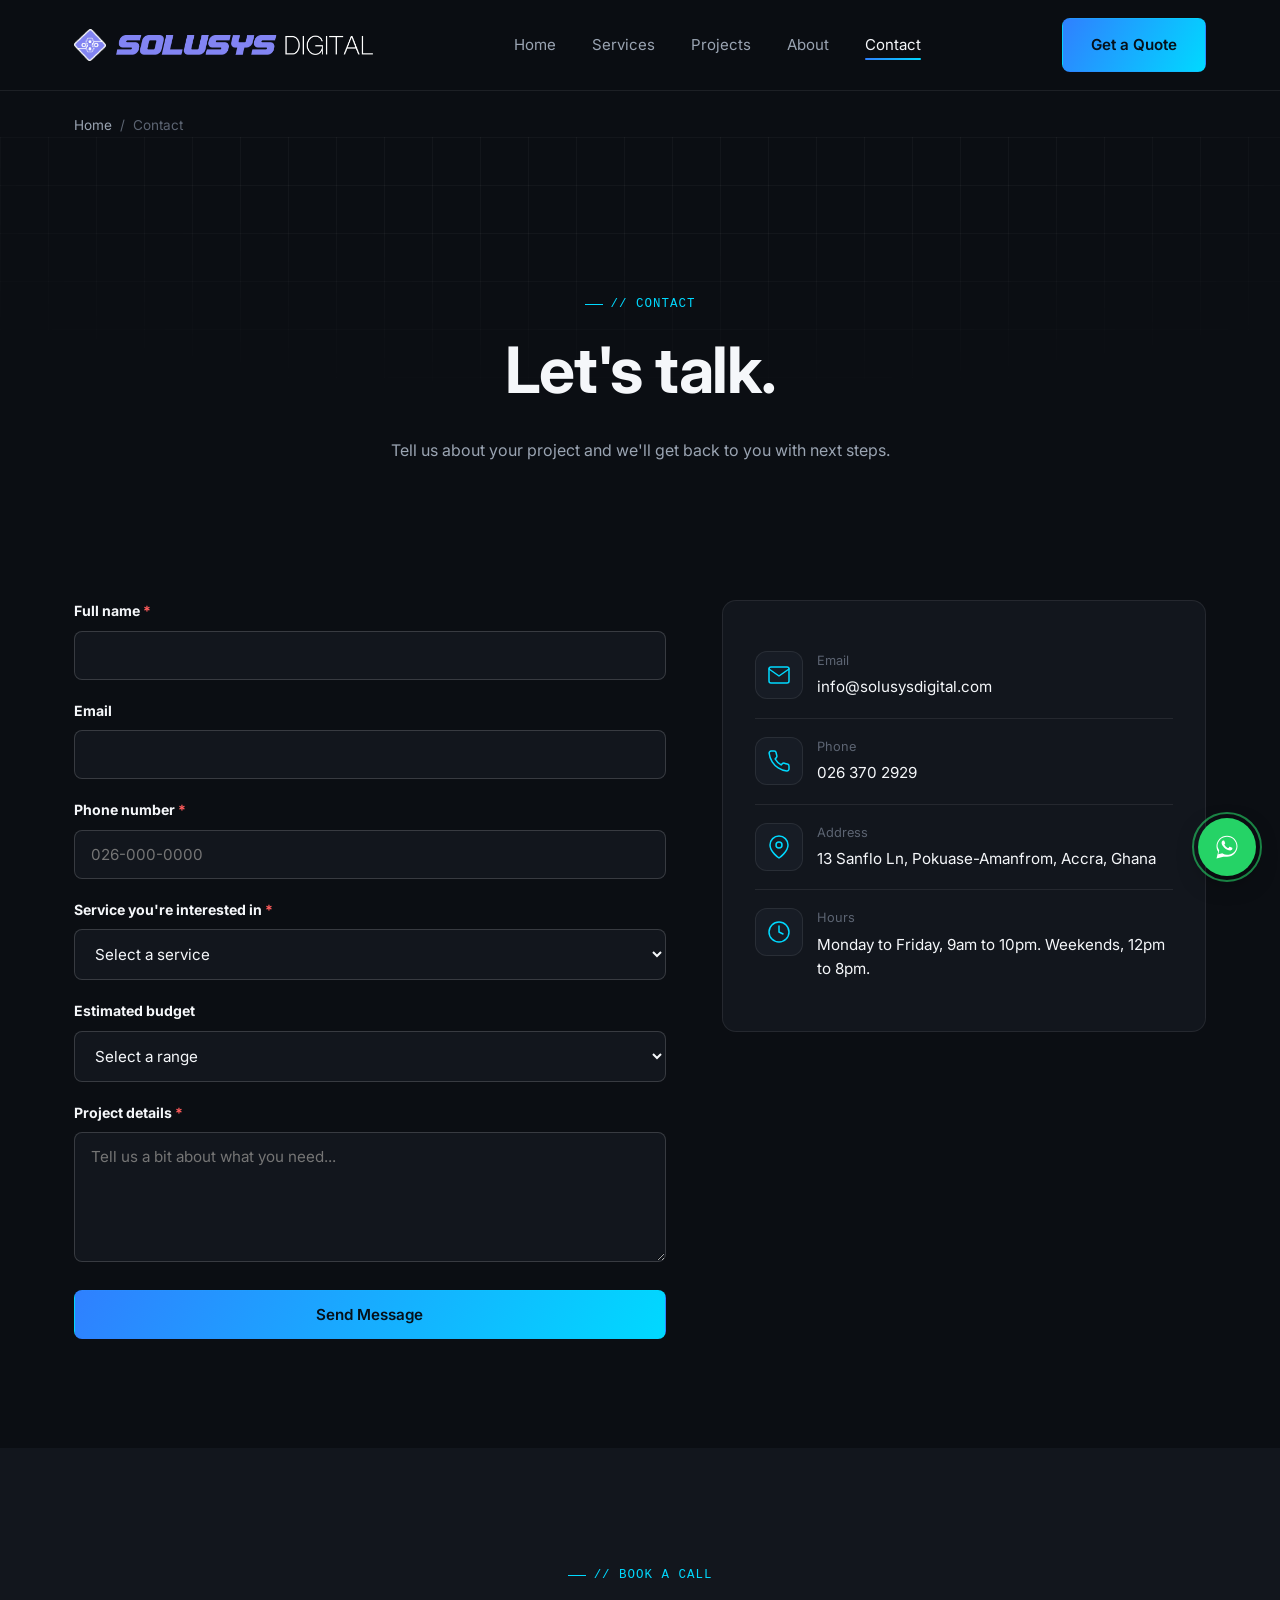
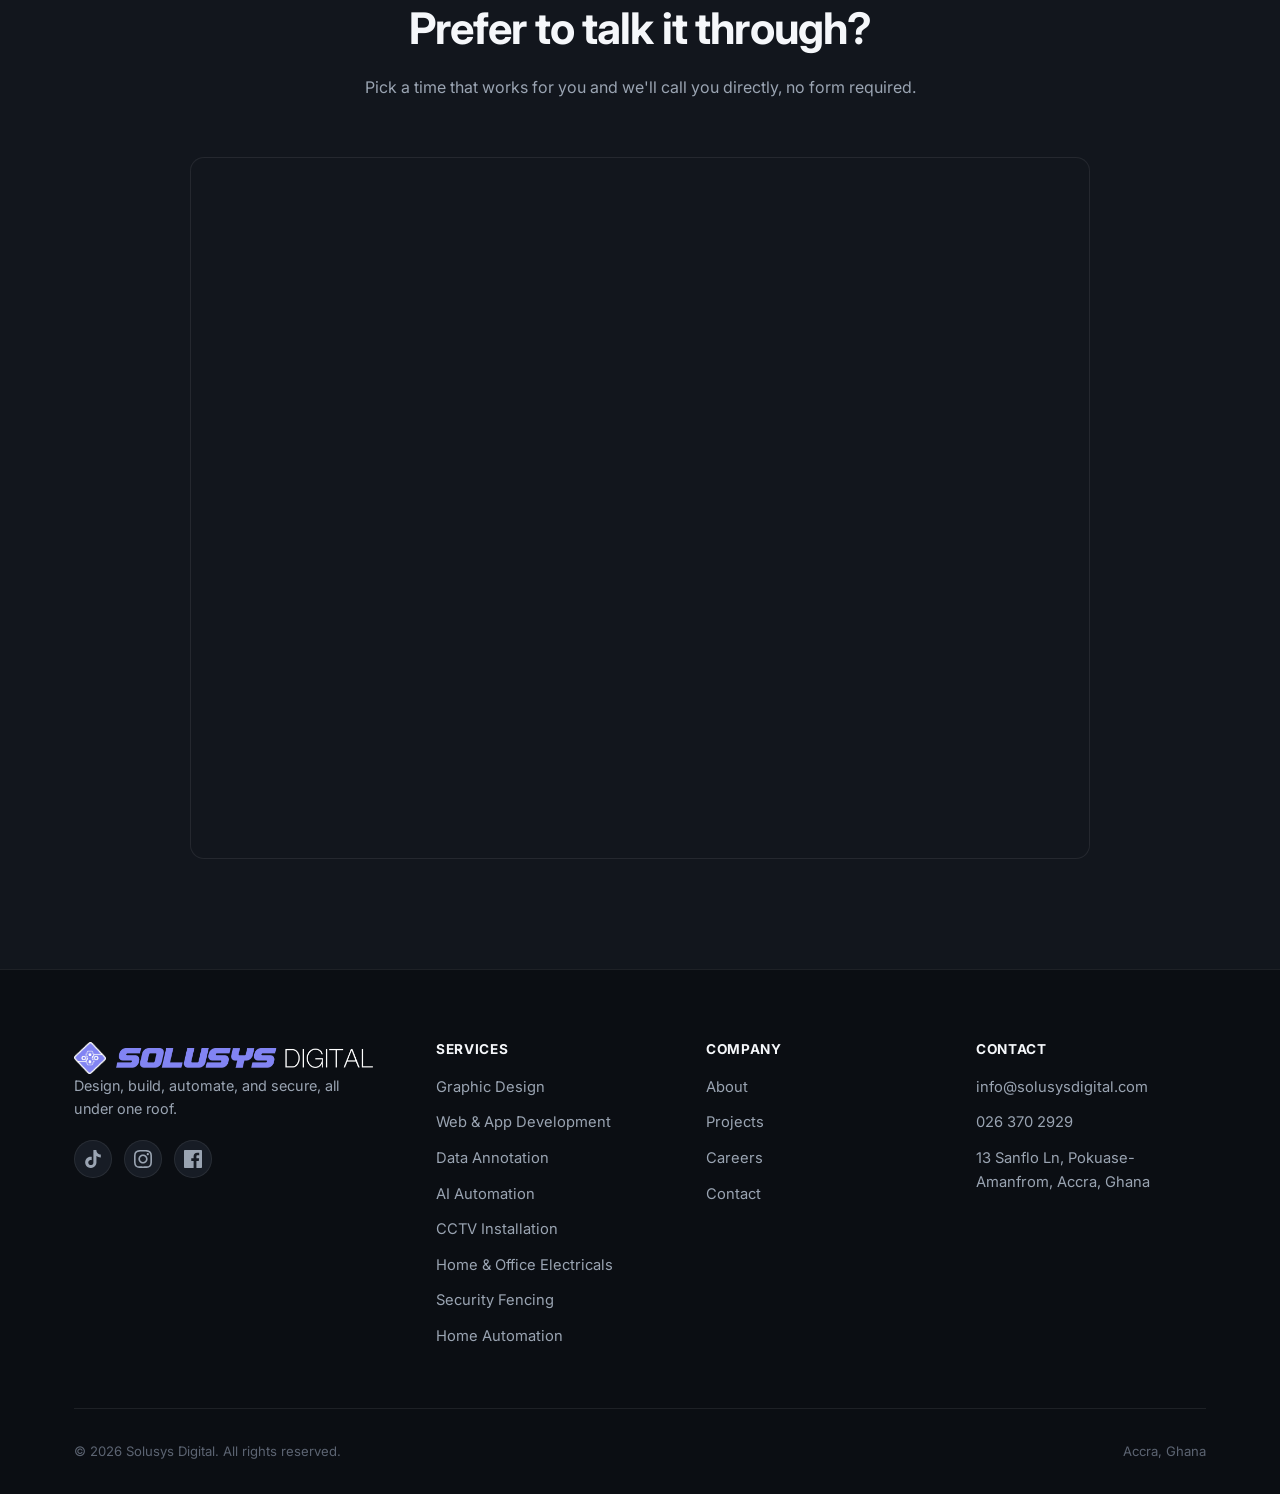
<file: contact.html>
<!DOCTYPE html>
<html lang="en">
<head>
<meta charset="UTF-8" />
<meta name="viewport" content="width=device-width, initial-scale=1.0" />
<title>Contact | Solusys Digital</title>
<meta name="description" content="Get in touch with Solusys Digital about design, development, automation, or security services." />
<link rel="canonical" href="https://solusysdigital.com/contact.html" />
<link rel="icon" type="image/png" sizes="32x32" href="assets/icons/favicon-32x32.png" />
<link rel="icon" type="image/png" sizes="16x16" href="assets/icons/favicon-16x16.png" />
<link rel="apple-touch-icon" href="assets/icons/apple-touch-icon.png" />
<link rel="manifest" href="site.webmanifest" />
<meta property="og:type" content="website" />
<meta property="og:site_name" content="Solusys Digital" />
<meta property="og:title" content="Contact | Solusys Digital" />
<meta property="og:description" content="Get in touch with Solusys Digital about design, development, automation, or security services." />
<meta property="og:url" content="https://solusysdigital.com/contact.html" />
<meta property="og:image" content="https://solusysdigital.com/assets/og-image.png" />
<meta name="twitter:card" content="summary_large_image" />
<meta name="twitter:title" content="Contact | Solusys Digital" />
<meta name="twitter:description" content="Get in touch with Solusys Digital about design, development, automation, or security services." />
<meta name="twitter:image" content="https://solusysdigital.com/assets/og-image.png" />
<link rel="preconnect" href="https://fonts.googleapis.com" />
<link rel="preconnect" href="https://fonts.gstatic.com" crossorigin />
<link href="https://fonts.googleapis.com/css2?family=Inter:wght@400;500;600;700&display=swap" rel="stylesheet" />
<link href="https://api.fontshare.com/v2/css?f[]=satoshi@700,500&display=swap" rel="stylesheet" />
<link rel="stylesheet" href="css/styles.css" />
<script type="application/ld+json">
{
  "@context": "https://schema.org",
  "@type": "LocalBusiness",
  "name": "Solusys Digital",
  "image": "https://solusysdigital.com/assets/og-image.png",
  "url": "https://solusysdigital.com/",
  "telephone": "+233263702929",
  "email": "info@solusysdigital.com",
  "priceRange": "$$",
  "address": {
    "@type": "PostalAddress",
    "streetAddress": "13 Sanflo Ln, Pokuase-Amanfrom",
    "addressLocality": "Accra",
    "addressCountry": "GH"
  },
  "openingHoursSpecification": [
    {
      "@type": "OpeningHoursSpecification",
      "dayOfWeek": ["Monday", "Tuesday", "Wednesday", "Thursday", "Friday"],
      "opens": "09:00",
      "closes": "22:00"
    },
    {
      "@type": "OpeningHoursSpecification",
      "dayOfWeek": ["Saturday", "Sunday"],
      "opens": "12:00",
      "closes": "20:00"
    }
  ],
  "makesOffer": [
    { "@type": "Offer", "itemOffered": { "@type": "Service", "name": "Graphic Design" } },
    { "@type": "Offer", "itemOffered": { "@type": "Service", "name": "Web & App Development" } },
    { "@type": "Offer", "itemOffered": { "@type": "Service", "name": "Data Annotation" } },
    { "@type": "Offer", "itemOffered": { "@type": "Service", "name": "AI Automation" } },
    { "@type": "Offer", "itemOffered": { "@type": "Service", "name": "CCTV Installation" } },
    { "@type": "Offer", "itemOffered": { "@type": "Service", "name": "Home & Office Electricals" } },
    { "@type": "Offer", "itemOffered": { "@type": "Service", "name": "Security Fencing" } },
    { "@type": "Offer", "itemOffered": { "@type": "Service", "name": "Home Automation" } }
  ]
}
</script>
<script type="application/ld+json">
{
  "@context": "https://schema.org",
  "@type": "BreadcrumbList",
  "itemListElement": [
    { "@type": "ListItem", "position": 1, "name": "Home", "item": "https://solusysdigital.com/" },
    { "@type": "ListItem", "position": 2, "name": "Contact", "item": "https://solusysdigital.com/contact.html" }
  ]
}
</script>
</head>
<body>

<header class="site-header">
  <nav class="nav container">
    <a href="index.html" class="logo logo-full">
      <img src="assets/brand/icon.webp" alt="" class="logo-mark" />
      <img src="assets/brand/wordmark-purple-white.webp" alt="Solusys Digital" class="logo-wordmark" />
    </a>
    <ul class="nav-links">
      <li><a href="index.html">Home</a></li>
      <li><a href="services.html">Services</a></li>
      <li><a href="projects.html">Projects</a></li>
      <li><a href="about.html">About</a></li>
      <li><a href="contact.html" aria-current="page">Contact</a></li>
    </ul>
    <div class="nav-actions">
      <a href="contact.html" class="btn btn-primary">Get a Quote</a>
      <button class="nav-toggle" aria-label="Toggle menu" aria-expanded="false">
        <span></span><span></span><span></span>
      </button>
    </div>
  </nav>
</header>

<main>

  <nav class="breadcrumbs container" aria-label="Breadcrumb">
    <a href="index.html">Home</a>
    <span>/</span>
    <span aria-current="page">Contact</span>
  </nav>

  <section class="page-hero">
    <div class="grid-texture"></div>
    <div class="container section-head center">
      <div class="eyebrow">// CONTACT</div>
      <h1>Let's talk.</h1>
      <p>Tell us about your project and we'll get back to you with next steps.</p>
    </div>
  </section>

  <section style="padding-top:0;">
    <div class="container">
      <div class="contact-layout">

        <div class="reveal">
          <form id="contact-form" novalidate>
            <div class="hp-field" aria-hidden="true">
              <label for="website">Website</label>
              <input type="text" id="website" name="website" tabindex="-1" autocomplete="off" />
            </div>
            <div class="field">
              <label for="name">Full name <span class="required-mark">*</span></label>
              <input type="text" id="name" name="name" data-required />
              <div class="field-error">Please enter your name.</div>
            </div>
            <div class="field">
              <label for="email">Email</label>
              <input type="email" id="email" name="email" />
              <div class="field-error">Please enter a valid email address.</div>
            </div>
            <div class="field">
              <label for="phone">Phone number <span class="required-mark">*</span></label>
              <input type="tel" id="phone" name="phone" placeholder="026-000-0000" maxlength="12" data-required />
              <div class="field-error">Please enter a valid 10-digit phone number.</div>
            </div>
            <div class="field">
              <label for="service">Service you're interested in <span class="required-mark">*</span></label>
              <select id="service" name="service" data-required>
                <option value="">Select a service</option>
                <option value="graphic-design">Graphic Design</option>
                <option value="web-app-development">Web &amp; App Development</option>
                <option value="data-annotation">Data Annotation</option>
                <option value="ai-automation">AI Automation</option>
                <option value="cctv-installation">CCTV Installation</option>
                <option value="home-office-electricals">Home &amp; Office Electricals</option>
                <option value="security-fencing">Security Fencing</option>
                <option value="home-automation">Home Automation</option>
                <option value="other">Something else</option>
              </select>
              <div class="field-error">Please select a service.</div>
            </div>
            <div class="field">
              <label for="budget">Estimated budget</label>
              <select id="budget" name="budget">
                <option value="">Select a range</option>
                <option value="under-1000">Under GH₵1,000</option>
                <option value="1000-5000">GH₵1,000 to GH₵5,000</option>
                <option value="5000-15000">GH₵5,000 to GH₵15,000</option>
                <option value="15000-plus">GH₵15,000+</option>
                <option value="not-sure">Not sure yet</option>
              </select>
            </div>
            <div class="field">
              <label for="message">Project details <span class="required-mark">*</span></label>
              <textarea id="message" name="message" data-required placeholder="Tell us a bit about what you need..."></textarea>
              <div class="field-error">Please add a few details about your project.</div>
            </div>
            <button type="submit" class="btn btn-primary btn-block">Send Message</button>
            <div class="form-status"></div>
          </form>
        </div>

        <div class="reveal">
          <div class="contact-info-card">
            <div class="contact-info-row">
              <div class="card-icon">
                <svg viewBox="0 0 24 24" fill="none" stroke="currentColor" stroke-width="1.5" stroke-linecap="round" stroke-linejoin="round"><path d="M4 4h16v16H4z" opacity="0"/><path d="M22 6l-10 7L2 6"/><rect x="2" y="4" width="20" height="16" rx="2"/></svg>
              </div>
              <div>
                <div class="label">Email</div>
                <div class="contact-value"><a href="mailto:info@solusysdigital.com">info@solusysdigital.com</a></div>
              </div>
            </div>
            <div class="contact-info-row">
              <div class="card-icon">
                <svg viewBox="0 0 24 24" fill="none" stroke="currentColor" stroke-width="1.5" stroke-linecap="round" stroke-linejoin="round"><path d="M22 16.92v3a2 2 0 0 1-2.18 2 19.79 19.79 0 0 1-8.63-3.07 19.5 19.5 0 0 1-6-6 19.79 19.79 0 0 1-3.07-8.67A2 2 0 0 1 4.11 2h3a2 2 0 0 1 2 1.72c.127.96.361 1.903.7 2.81a2 2 0 0 1-.45 2.11L8.09 9.91a16 16 0 0 0 6 6l1.27-1.27a2 2 0 0 1 2.11-.45c.907.339 1.85.573 2.81.7A2 2 0 0 1 22 16.92z"/></svg>
              </div>
              <div>
                <div class="label">Phone</div>
                <div class="contact-value"><a href="tel:0263702929">026 370 2929</a></div>
              </div>
            </div>
            <div class="contact-info-row">
              <div class="card-icon">
                <svg viewBox="0 0 24 24" fill="none" stroke="currentColor" stroke-width="1.5" stroke-linecap="round" stroke-linejoin="round"><path d="M21 10c0 7-9 13-9 13s-9-6-9-13a9 9 0 0 1 18 0z"/><circle cx="12" cy="10" r="3"/></svg>
              </div>
              <div>
                <div class="label">Address</div>
                <div class="contact-value">13 Sanflo Ln, Pokuase-Amanfrom, Accra, Ghana</div>
              </div>
            </div>
            <div class="contact-info-row">
              <div class="card-icon">
                <svg viewBox="0 0 24 24" fill="none" stroke="currentColor" stroke-width="1.5" stroke-linecap="round" stroke-linejoin="round"><circle cx="12" cy="12" r="10"/><polyline points="12 6 12 12 16 14"/></svg>
              </div>
              <div>
                <div class="label">Hours</div>
                <div class="contact-value">Monday to Friday, 9am to 10pm. Weekends, 12pm to 8pm.</div>
              </div>
            </div>
          </div>
        </div>

      </div>
    </div>
  </section>

  <section id="book-a-call" class="section-alt">
    <div class="container">
      <div class="section-head center reveal">
        <div class="eyebrow">// BOOK A CALL</div>
        <h2>Prefer to talk it through?</h2>
        <p>Pick a time that works for you and we'll call you directly, no form required.</p>
      </div>
      <div class="calendly-wrap reveal">
        <div class="calendly-inline-widget" data-url="https://calendly.com/michaelnanaaddo/consultation-call?background_color=12161d&text_color=f5f7fa&primary_color=00d9ff" style="min-width:320px; height:700px;"></div>
      </div>
    </div>
  </section>

</main>

<footer class="site-footer">
  <div class="container">
    <div class="footer-top">
      <div class="footer-col">
        <a href="index.html" class="logo logo-full">
          <img src="assets/brand/icon.webp" alt="" class="logo-mark" />
          <img src="assets/brand/wordmark-purple-white.webp" alt="Solusys Digital" class="logo-wordmark" />
        </a>
        <p>Design, build, automate, and secure, all under one roof.</p>
        <div class="footer-social">
          <a href="https://www.tiktok.com/@solusys.digital.gh?lang=en" target="_blank" rel="noopener" aria-label="Solusys Digital on TikTok" class="footer-social-link">
            <svg viewBox="0 0 24 24" fill="currentColor"><path d="M12.525.02c1.31-.02 2.61-.01 3.91-.02.08 1.53.63 3.09 1.75 4.17 1.12 1.11 2.7 1.62 4.24 1.79v4.03c-1.44-.05-2.89-.35-4.2-.97-.57-.26-1.1-.59-1.62-.93-.01 2.92.01 5.84-.02 8.75-.08 1.4-.54 2.79-1.35 3.94-1.31 1.92-3.58 3.17-5.91 3.21-1.43.08-2.86-.31-4.08-1.03-2.02-1.19-3.44-3.37-3.65-5.71-.02-.5-.03-1-.01-1.49.18-1.9 1.12-3.72 2.58-4.96 1.66-1.44 3.98-2.13 6.15-1.72.02 1.48-.04 2.96-.04 4.44-.99-.32-2.15-.23-3.02.37-.63.41-1.11 1.04-1.36 1.75-.21.51-.15 1.07-.14 1.61.24 1.64 1.82 3.02 3.5 2.87 1.12-.01 2.19-.66 2.77-1.61.19-.33.4-.67.41-1.06.1-1.79.06-3.57.07-5.36.01-4.03-.01-8.05.02-12.07z"/></svg>
          </a>
          <a href="https://www.instagram.com/solusysdigital/" target="_blank" rel="noopener" aria-label="Solusys Digital on Instagram" class="footer-social-link">
            <svg viewBox="0 0 24 24" fill="currentColor"><path d="M12 2.163c3.204 0 3.584.012 4.85.07 3.252.148 4.771 1.691 4.919 4.919.058 1.265.069 1.645.069 4.849 0 3.205-.012 3.584-.069 4.849-.149 3.225-1.664 4.771-4.919 4.919-1.266.058-1.644.07-4.85.07-3.204 0-3.584-.012-4.849-.07-3.26-.149-4.771-1.699-4.919-4.92-.058-1.265-.07-1.644-.07-4.849 0-3.204.013-3.583.07-4.849.149-3.227 1.664-4.771 4.919-4.919 1.266-.057 1.645-.069 4.849-.069zm0-2.163c-3.259 0-3.667.014-4.947.072-4.358.2-6.78 2.618-6.98 6.98-.059 1.281-.073 1.689-.073 4.948 0 3.259.014 3.668.072 4.948.2 4.358 2.618 6.78 6.98 6.98 1.281.058 1.689.072 4.948.072 3.259 0 3.668-.014 4.948-.072 4.354-.2 6.782-2.618 6.979-6.98.059-1.28.073-1.689.073-4.948 0-3.259-.014-3.667-.072-4.947-.196-4.354-2.617-6.78-6.979-6.98-1.281-.059-1.69-.073-4.949-.073zm0 5.838c-3.403 0-6.162 2.759-6.162 6.162s2.759 6.163 6.162 6.163 6.162-2.759 6.162-6.163c0-3.403-2.759-6.162-6.162-6.162zm0 10.162c-2.209 0-4-1.79-4-4 0-2.209 1.791-4 4-4s4 1.791 4 4c0 2.21-1.791 4-4 4zm6.406-11.845c-.796 0-1.441.645-1.441 1.44s.645 1.44 1.441 1.44c.795 0 1.439-.645 1.439-1.44s-.644-1.44-1.439-1.44z"/></svg>
          </a>
          <a href="https://web.facebook.com/user.illuminate/" target="_blank" rel="noopener" aria-label="Solusys Digital on Facebook" class="footer-social-link">
            <svg viewBox="0 0 24 24" fill="currentColor"><path d="M22.675 0h-21.35c-.732 0-1.325.593-1.325 1.325v21.351c0 .731.593 1.324 1.325 1.324h11.495v-9.294h-3.128v-3.622h3.128v-2.671c0-3.1 1.893-4.788 4.659-4.788 1.325 0 2.463.099 2.795.143v3.24l-1.918.001c-1.504 0-1.795.715-1.795 1.763v2.313h3.587l-.467 3.622h-3.12v9.293h6.116c.73 0 1.323-.593 1.323-1.325v-21.35c0-.732-.593-1.325-1.325-1.325z"/></svg>
          </a>
        </div>
      </div>
      <div class="footer-col">
        <h4>Services</h4>
        <ul>
          <li><a href="services.html#graphic-design">Graphic Design</a></li>
          <li><a href="services.html#web-app-development">Web &amp; App Development</a></li>
          <li><a href="services.html#data-annotation">Data Annotation</a></li>
          <li><a href="services.html#ai-automation">AI Automation</a></li>
          <li><a href="services.html#cctv-installation">CCTV Installation</a></li>
          <li><a href="services.html#home-office-electricals">Home &amp; Office Electricals</a></li>
          <li><a href="services.html#security-fencing">Security Fencing</a></li>
          <li><a href="services.html#home-automation">Home Automation</a></li>
        </ul>
      </div>
      <div class="footer-col">
        <h4>Company</h4>
        <ul>
          <li><a href="about.html">About</a></li>
          <li><a href="projects.html">Projects</a></li>
          <li><a href="careers.html">Careers</a></li>
          <li><a href="contact.html">Contact</a></li>
        </ul>
      </div>
      <div class="footer-col">
        <h4>Contact</h4>
        <ul>
          <li><a href="mailto:info@solusysdigital.com">info@solusysdigital.com</a></li>
          <li><a href="tel:0263702929">026 370 2929</a></li>
          <li>13 Sanflo Ln, Pokuase-Amanfrom, Accra, Ghana</li>
        </ul>
      </div>
    </div>
    <div class="footer-bottom">
      <span>© 2026 Solusys Digital. All rights reserved.</span>
      Accra, Ghana
    </div>
  </div>
</footer>

<a href="https://wa.me/233263702929?text=Hi%20Solusys%20Digital%2C%20I%27d%20like%20to%20get%20a%20quote." class="whatsapp-fab" target="_blank" rel="noopener" aria-label="Chat with us on WhatsApp">
  <svg viewBox="0 0 32 32" fill="currentColor" width="28" height="28"><path d="M16.001 3C9.373 3 4 8.373 4 15c0 2.34.687 4.523 1.875 6.355L4 29l7.822-1.842A11.94 11.94 0 0 0 16.001 27C22.628 27 28 21.627 28 15S22.628 3 16.001 3zm0 21.818a9.77 9.77 0 0 1-4.98-1.363l-.357-.213-4.64 1.093 1.12-4.522-.232-.37A9.78 9.78 0 0 1 5.182 15c0-5.966 4.853-10.818 10.819-10.818S26.818 9.034 26.818 15 21.966 24.818 16.001 24.818zm5.539-8.147c-.303-.152-1.792-.884-2.07-.985-.278-.101-.48-.152-.682.152-.202.303-.783.985-.96 1.187-.176.202-.353.227-.656.076-.303-.152-1.279-.471-2.436-1.503-.9-.803-1.508-1.796-1.685-2.099-.176-.303-.019-.467.133-.618.136-.136.303-.353.454-.53.152-.176.202-.303.303-.505.101-.202.05-.379-.025-.53-.076-.152-.682-1.646-.934-2.254-.246-.591-.497-.511-.682-.52l-.581-.01c-.202 0-.53.076-.808.379-.278.303-1.06 1.037-1.06 2.53s1.086 2.936 1.238 3.139c.152.202 2.138 3.266 5.181 4.579.724.312 1.289.499 1.729.639.727.231 1.389.198 1.912.12.583-.087 1.792-.733 2.045-1.44.253-.708.253-1.314.177-1.44-.076-.126-.278-.202-.581-.353z"/></svg>
</a>

<script src="https://assets.calendly.com/assets/external/widget.js" async></script>
<script src="js/main.js"></script>
</body>
</html>
</file>
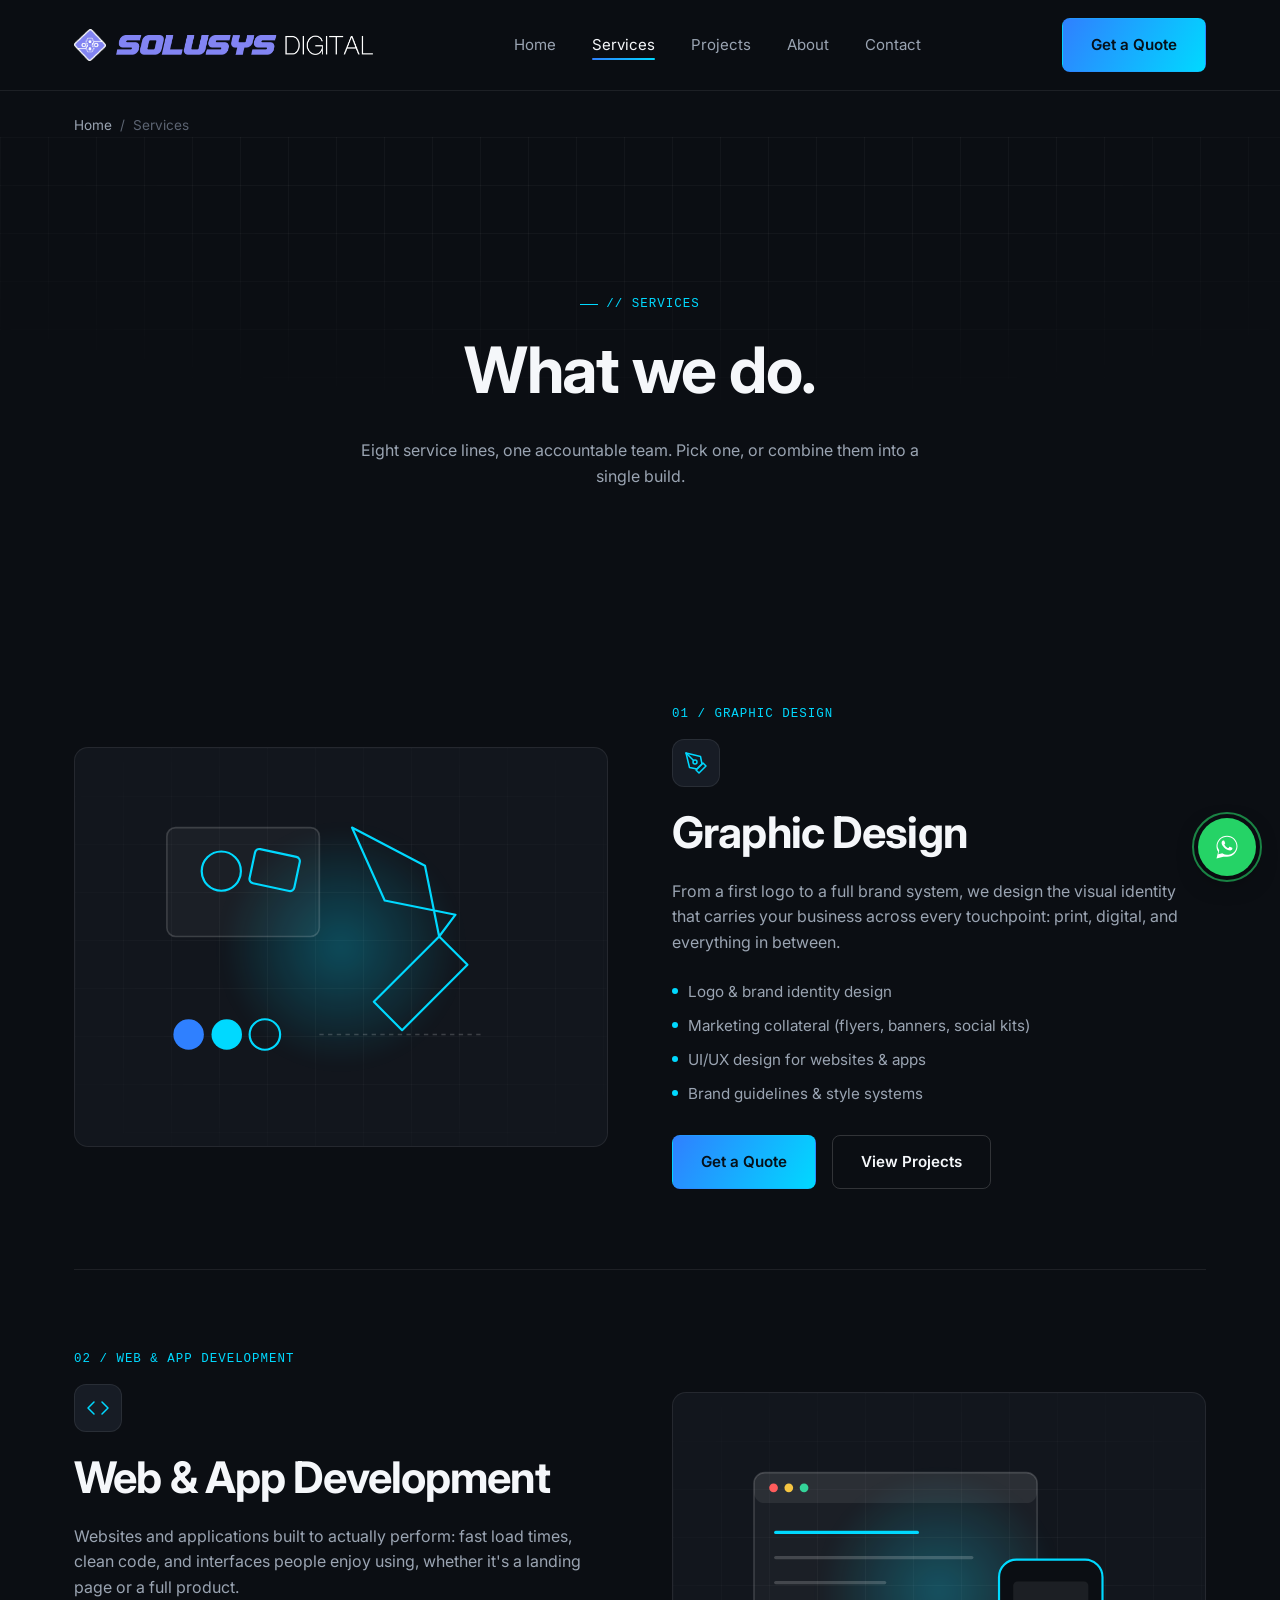
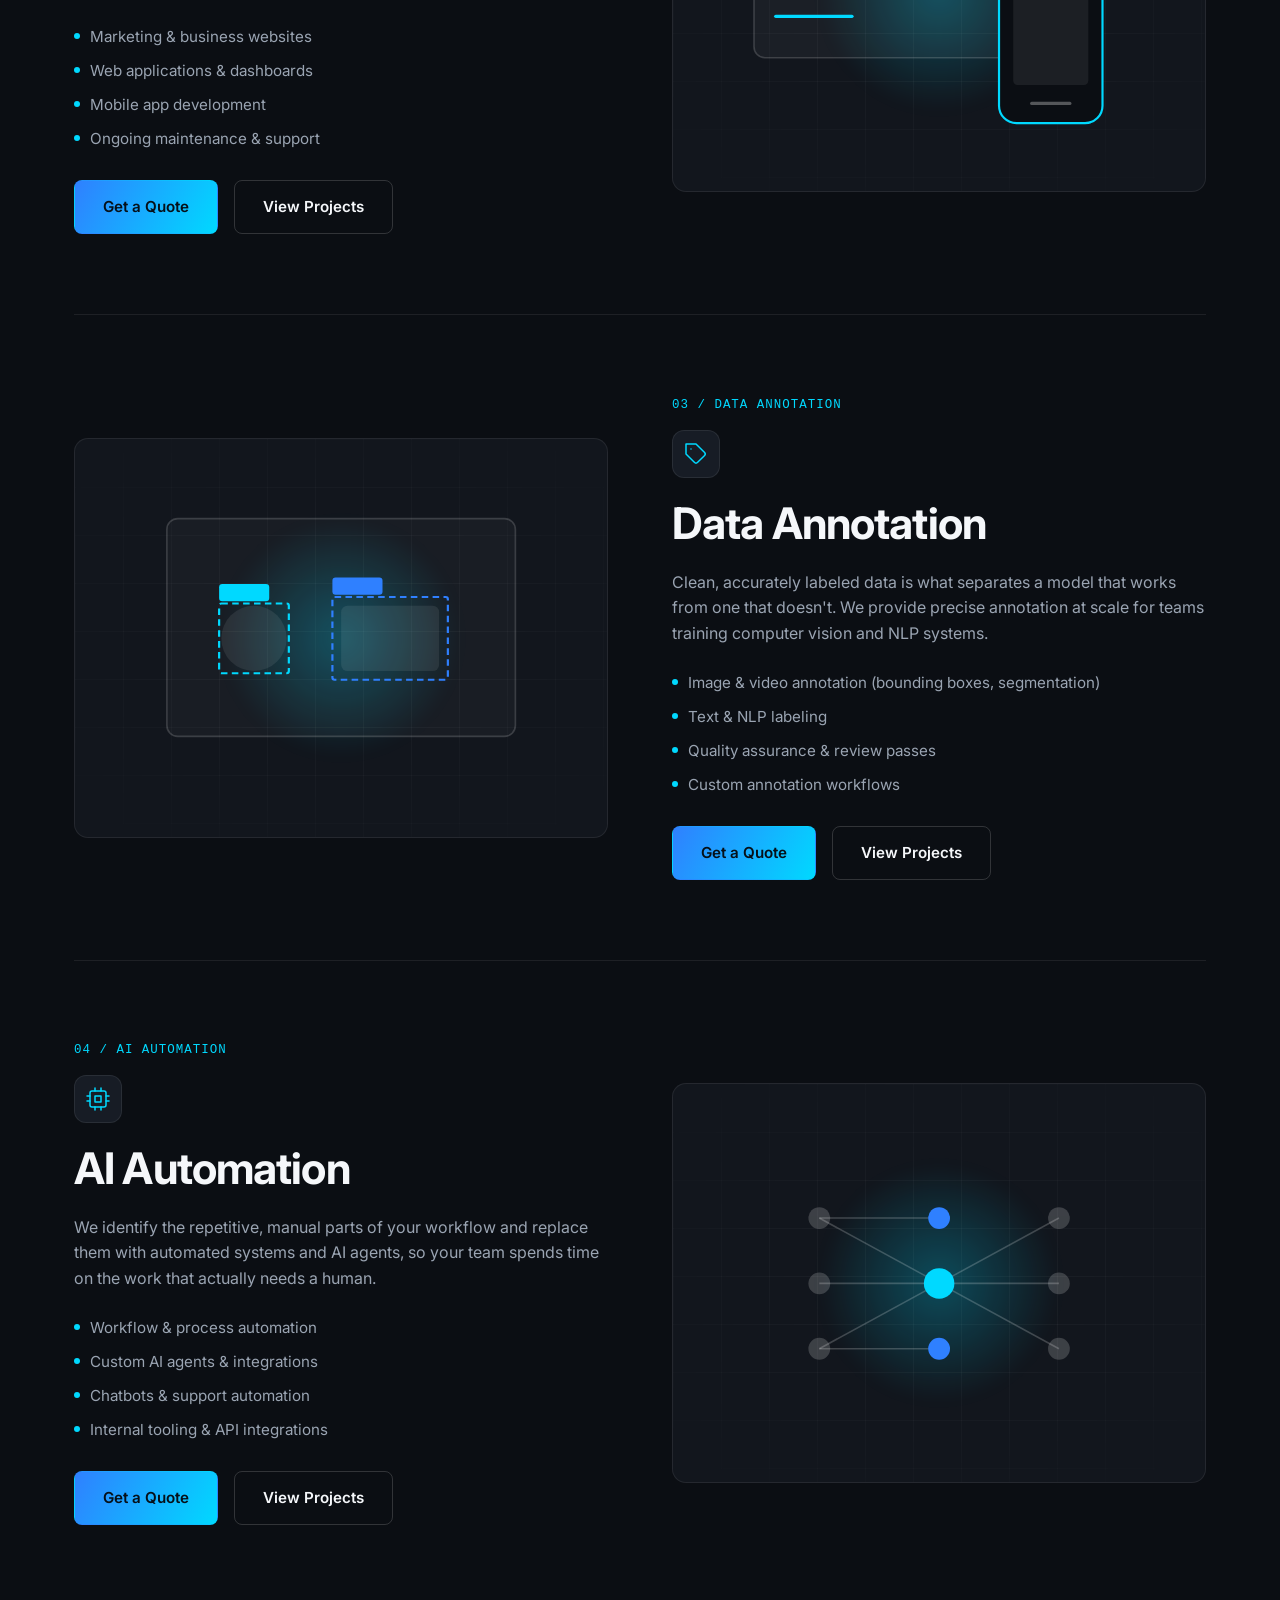
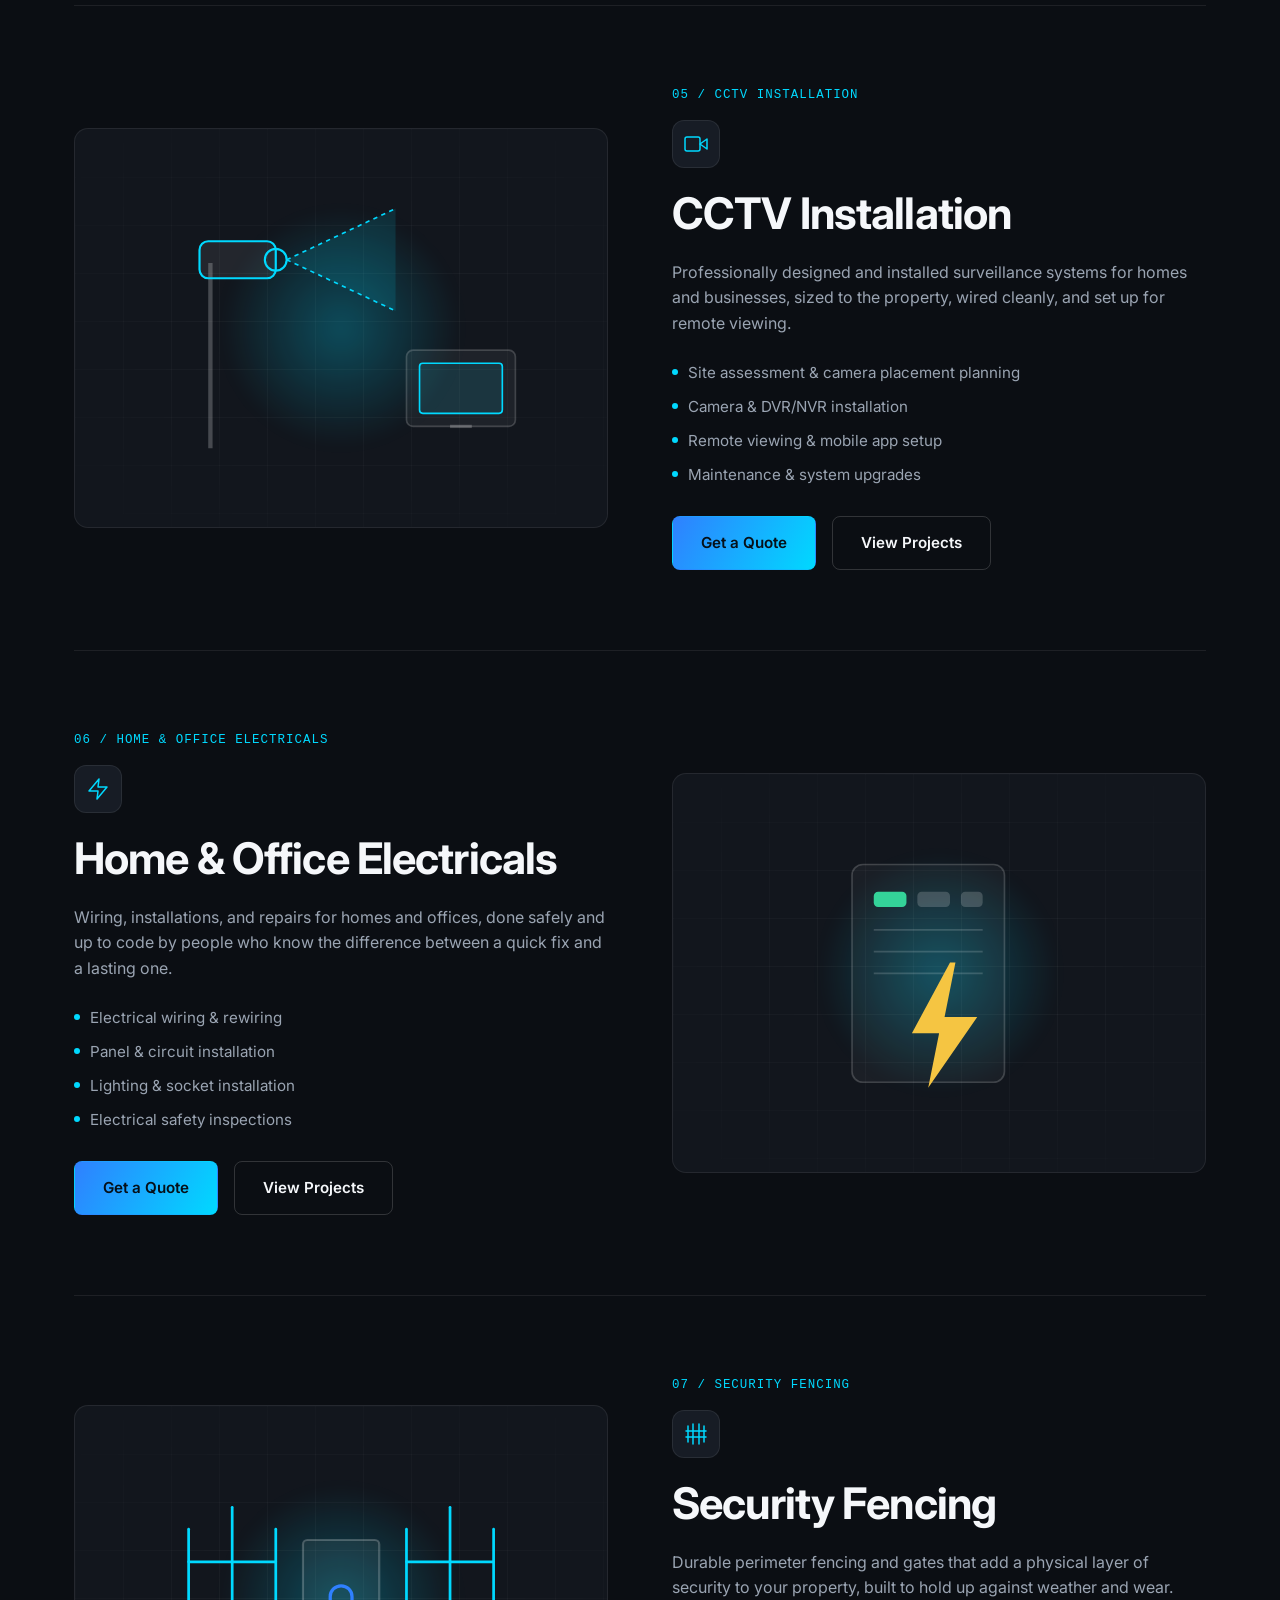
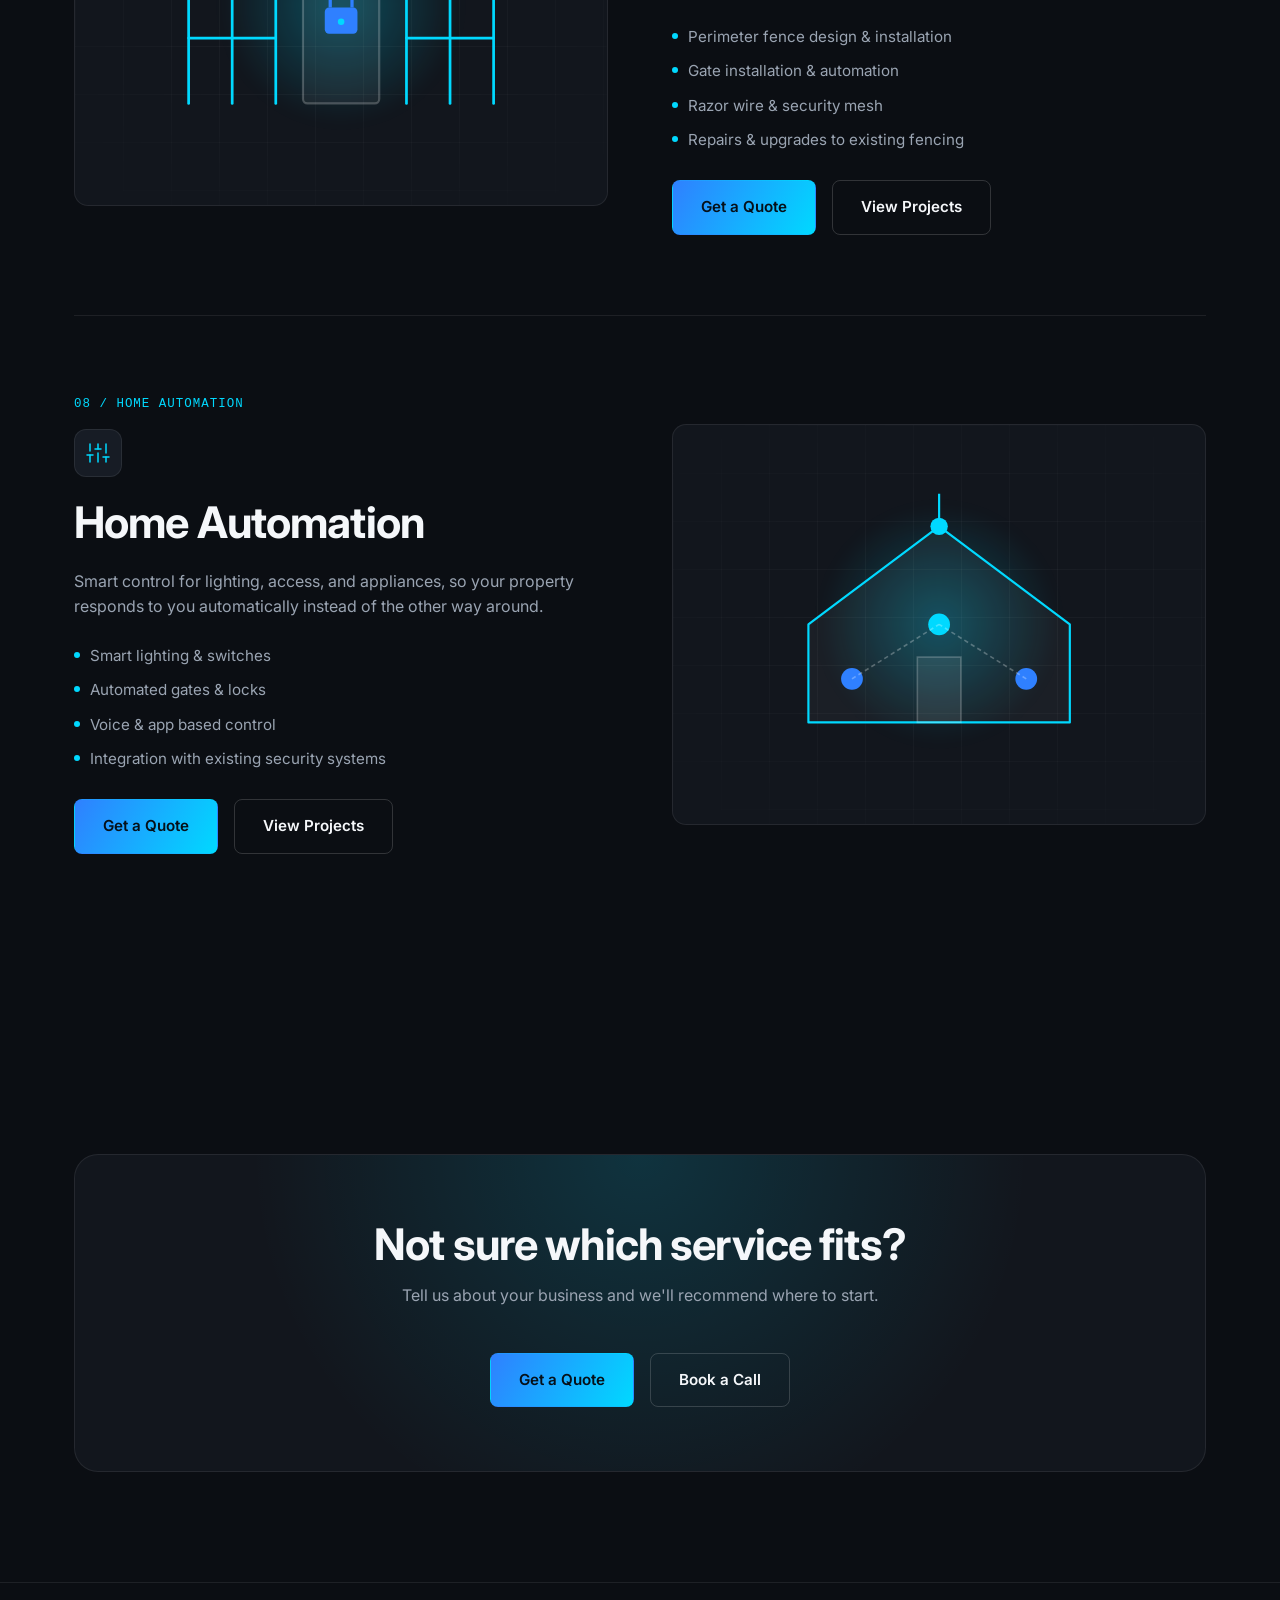
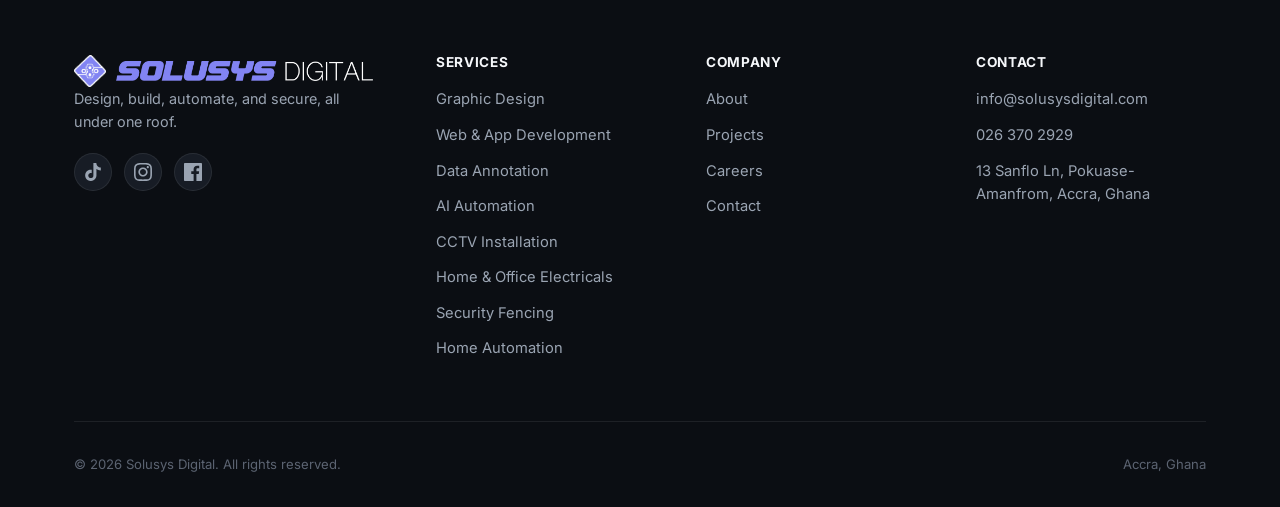
<file: services.html>
<!DOCTYPE html>
<html lang="en">
<head>
<meta charset="UTF-8" />
<meta name="viewport" content="width=device-width, initial-scale=1.0" />
<title>Services | Solusys Digital</title>
<meta name="description" content="Graphic design, web and app development, data annotation, AI automation, CCTV, electricals, security fencing, and home automation from Solusys Digital." />
<link rel="canonical" href="https://solusysdigital.com/services.html" />
<link rel="icon" type="image/png" sizes="32x32" href="assets/icons/favicon-32x32.png" />
<link rel="icon" type="image/png" sizes="16x16" href="assets/icons/favicon-16x16.png" />
<link rel="apple-touch-icon" href="assets/icons/apple-touch-icon.png" />
<link rel="manifest" href="site.webmanifest" />
<meta property="og:type" content="website" />
<meta property="og:site_name" content="Solusys Digital" />
<meta property="og:title" content="Services | Solusys Digital" />
<meta property="og:description" content="Graphic design, web and app development, data annotation, AI automation, CCTV, electricals, security fencing, and home automation from Solusys Digital." />
<meta property="og:url" content="https://solusysdigital.com/services.html" />
<meta property="og:image" content="https://solusysdigital.com/assets/og-image.png" />
<meta name="twitter:card" content="summary_large_image" />
<meta name="twitter:title" content="Services | Solusys Digital" />
<meta name="twitter:description" content="Graphic design, web and app development, data annotation, AI automation, CCTV, electricals, security fencing, and home automation from Solusys Digital." />
<meta name="twitter:image" content="https://solusysdigital.com/assets/og-image.png" />
<link rel="preconnect" href="https://fonts.googleapis.com" />
<link rel="preconnect" href="https://fonts.gstatic.com" crossorigin />
<link href="https://fonts.googleapis.com/css2?family=Inter:wght@400;500;600;700&display=swap" rel="stylesheet" />
<link href="https://api.fontshare.com/v2/css?f[]=satoshi@700,500&display=swap" rel="stylesheet" />
<link rel="stylesheet" href="css/styles.css" />
<script type="application/ld+json">
{
  "@context": "https://schema.org",
  "@type": "LocalBusiness",
  "name": "Solusys Digital",
  "image": "https://solusysdigital.com/assets/og-image.png",
  "url": "https://solusysdigital.com/",
  "telephone": "+233263702929",
  "email": "info@solusysdigital.com",
  "priceRange": "$$",
  "address": {
    "@type": "PostalAddress",
    "streetAddress": "13 Sanflo Ln, Pokuase-Amanfrom",
    "addressLocality": "Accra",
    "addressCountry": "GH"
  },
  "openingHoursSpecification": [
    {
      "@type": "OpeningHoursSpecification",
      "dayOfWeek": ["Monday", "Tuesday", "Wednesday", "Thursday", "Friday"],
      "opens": "09:00",
      "closes": "22:00"
    },
    {
      "@type": "OpeningHoursSpecification",
      "dayOfWeek": ["Saturday", "Sunday"],
      "opens": "12:00",
      "closes": "20:00"
    }
  ],
  "makesOffer": [
    { "@type": "Offer", "itemOffered": { "@type": "Service", "name": "Graphic Design" } },
    { "@type": "Offer", "itemOffered": { "@type": "Service", "name": "Web & App Development" } },
    { "@type": "Offer", "itemOffered": { "@type": "Service", "name": "Data Annotation" } },
    { "@type": "Offer", "itemOffered": { "@type": "Service", "name": "AI Automation" } },
    { "@type": "Offer", "itemOffered": { "@type": "Service", "name": "CCTV Installation" } },
    { "@type": "Offer", "itemOffered": { "@type": "Service", "name": "Home & Office Electricals" } },
    { "@type": "Offer", "itemOffered": { "@type": "Service", "name": "Security Fencing" } },
    { "@type": "Offer", "itemOffered": { "@type": "Service", "name": "Home Automation" } }
  ]
}
</script>
<script type="application/ld+json">
{
  "@context": "https://schema.org",
  "@type": "BreadcrumbList",
  "itemListElement": [
    { "@type": "ListItem", "position": 1, "name": "Home", "item": "https://solusysdigital.com/" },
    { "@type": "ListItem", "position": 2, "name": "Services", "item": "https://solusysdigital.com/services.html" }
  ]
}
</script>
</head>
<body>

<header class="site-header">
  <nav class="nav container">
    <a href="index.html" class="logo logo-full">
      <img src="assets/brand/icon.webp" alt="" class="logo-mark" />
      <img src="assets/brand/wordmark-purple-white.webp" alt="Solusys Digital" class="logo-wordmark" />
    </a>
    <ul class="nav-links">
      <li><a href="index.html">Home</a></li>
      <li><a href="services.html" aria-current="page">Services</a></li>
      <li><a href="projects.html">Projects</a></li>
      <li><a href="about.html">About</a></li>
      <li><a href="contact.html">Contact</a></li>
    </ul>
    <div class="nav-actions">
      <a href="contact.html" class="btn btn-primary">Get a Quote</a>
      <button class="nav-toggle" aria-label="Toggle menu" aria-expanded="false">
        <span></span><span></span><span></span>
      </button>
    </div>
  </nav>
</header>

<main>

  <nav class="breadcrumbs container" aria-label="Breadcrumb">
    <a href="index.html">Home</a>
    <span>/</span>
    <span aria-current="page">Services</span>
  </nav>

  <section class="page-hero">
    <div class="grid-texture"></div>
    <div class="container section-head center">
      <div class="eyebrow">// SERVICES</div>
      <h1>What we do.</h1>
      <p>Eight service lines, one accountable team. Pick one, or combine them into a single build.</p>
    </div>
  </section>

  <section style="padding-top:0;">
    <div class="container">

      <div class="service-row reveal" id="graphic-design">
        <a class="service-visual" href="projects.html#graphic-design">
          <div class="service-visual-inner">
            <div class="grid-texture"></div>
            <div class="service-glow"></div>
            <svg class="service-illustration" viewBox="0 0 400 300" fill="none">
              <rect x="40" y="40" width="140" height="100" rx="8" fill="rgba(255,255,255,0.04)" stroke="rgba(255,255,255,0.16)" stroke-width="1.5"/>
              <circle cx="90" cy="80" r="18" fill="none" stroke="currentColor" stroke-width="2"/>
              <rect x="118" y="63" width="42" height="32" rx="4" fill="none" stroke="currentColor" stroke-width="2" transform="rotate(12 139 79)"/>
              <path d="M230 200l60-60 26 26-60 60-26-26z" fill="none" stroke="currentColor" stroke-width="2" stroke-linejoin="round"/>
              <path d="M290 140l-13-65L210 40l30 67 65 13-15 20z" fill="none" stroke="currentColor" stroke-width="2" stroke-linejoin="round"/>
              <circle cx="60" cy="230" r="14" fill="#2f80ff"/>
              <circle cx="95" cy="230" r="14" fill="#00d9ff"/>
              <circle cx="130" cy="230" r="14" fill="none" stroke="currentColor" stroke-width="2"/>
              <line x1="180" y1="230" x2="330" y2="230" stroke="rgba(255,255,255,0.18)" stroke-width="1.5" stroke-dasharray="4 4"/>
            </svg>
          </div>
        </a>
        <div class="service-content">
          <span class="service-index">01 / GRAPHIC DESIGN</span>
          <div class="card-icon">
            <svg viewBox="0 0 24 24" fill="none" stroke="currentColor" stroke-width="1.5" stroke-linecap="round" stroke-linejoin="round"><path d="M12 19l7-7 3 3-7 7-3-3z"/><path d="M18 13l-1.5-7.5L2 2l3.5 14.5L13 18l5-5z"/><path d="M2 2l7.586 7.586"/><circle cx="11" cy="11" r="2"/></svg>
          </div>
          <h2>Graphic Design</h2>
          <p>From a first logo to a full brand system, we design the visual identity that carries your business across every touchpoint: print, digital, and everything in between.</p>
          <ul class="deliverables">
            <li>Logo &amp; brand identity design</li>
            <li>Marketing collateral (flyers, banners, social kits)</li>
            <li>UI/UX design for websites &amp; apps</li>
            <li>Brand guidelines &amp; style systems</li>
          </ul>
          <div class="hero-actions" style="margin-top:28px;">
            <a href="contact.html" class="btn btn-primary">Get a Quote</a>
            <a href="projects.html#graphic-design" class="btn btn-ghost">View Projects</a>
          </div>
        </div>
      </div>

      <div class="service-row reveal" id="web-app-development">
        <a class="service-visual" href="projects.html#web-app-development">
          <div class="service-visual-inner">
            <div class="grid-texture"></div>
            <div class="service-glow"></div>
            <svg class="service-illustration" viewBox="0 0 400 300" fill="none">
              <rect x="30" y="40" width="260" height="170" rx="10" fill="rgba(255,255,255,0.04)" stroke="rgba(255,255,255,0.16)" stroke-width="1.5"/>
              <rect x="30" y="40" width="260" height="28" rx="10" fill="rgba(255,255,255,0.07)"/>
              <circle cx="48" cy="54" r="4" fill="#ff5c5c"/>
              <circle cx="62" cy="54" r="4" fill="#f5c542"/>
              <circle cx="76" cy="54" r="4" fill="#34d399"/>
              <line x1="50" y1="95" x2="180" y2="95" stroke="currentColor" stroke-width="3" stroke-linecap="round"/>
              <line x1="50" y1="118" x2="230" y2="118" stroke="rgba(255,255,255,0.18)" stroke-width="3" stroke-linecap="round"/>
              <line x1="50" y1="141" x2="150" y2="141" stroke="rgba(255,255,255,0.18)" stroke-width="3" stroke-linecap="round"/>
              <line x1="50" y1="172" x2="120" y2="172" stroke="#00d9ff" stroke-width="3" stroke-linecap="round"/>
              <rect x="255" y="120" width="95" height="150" rx="16" fill="#0b0e13" stroke="currentColor" stroke-width="2"/>
              <rect x="268" y="140" width="69" height="95" rx="4" fill="rgba(255,255,255,0.07)"/>
              <line x1="285" y1="252" x2="320" y2="252" stroke="rgba(255,255,255,0.3)" stroke-width="3" stroke-linecap="round"/>
            </svg>
          </div>
        </a>
        <div class="service-content">
          <span class="service-index">02 / WEB &amp; APP DEVELOPMENT</span>
          <div class="card-icon">
            <svg viewBox="0 0 24 24" fill="none" stroke="currentColor" stroke-width="1.5" stroke-linecap="round" stroke-linejoin="round"><polyline points="16 18 22 12 16 6"/><polyline points="8 6 2 12 8 18"/></svg>
          </div>
          <h2>Web &amp; App Development</h2>
          <p>Websites and applications built to actually perform: fast load times, clean code, and interfaces people enjoy using, whether it's a landing page or a full product.</p>
          <ul class="deliverables">
            <li>Marketing &amp; business websites</li>
            <li>Web applications &amp; dashboards</li>
            <li>Mobile app development</li>
            <li>Ongoing maintenance &amp; support</li>
          </ul>
          <div class="hero-actions" style="margin-top:28px;">
            <a href="contact.html" class="btn btn-primary">Get a Quote</a>
            <a href="projects.html#web-app-development" class="btn btn-ghost">View Projects</a>
          </div>
        </div>
      </div>

      <div class="service-row reveal" id="data-annotation">
        <a class="service-visual" href="projects.html#data-annotation">
          <div class="service-visual-inner">
            <div class="grid-texture"></div>
            <div class="service-glow"></div>
            <svg class="service-illustration" viewBox="0 0 400 300" fill="none">
              <rect x="40" y="40" width="320" height="200" rx="10" fill="rgba(255,255,255,0.03)" stroke="rgba(255,255,255,0.16)" stroke-width="1.5"/>
              <circle cx="120" cy="150" r="30" fill="rgba(255,255,255,0.08)"/>
              <rect x="200" y="120" width="90" height="60" rx="6" fill="rgba(255,255,255,0.08)"/>
              <rect x="88" y="118" width="64" height="64" rx="2" fill="none" stroke="#00d9ff" stroke-width="2" stroke-dasharray="6 4"/>
              <rect x="192" y="112" width="106" height="76" rx="2" fill="none" stroke="#2f80ff" stroke-width="2" stroke-dasharray="6 4"/>
              <rect x="88" y="100" width="46" height="16" rx="3" fill="#00d9ff"/>
              <rect x="192" y="94" width="46" height="16" rx="3" fill="#2f80ff"/>
            </svg>
          </div>
        </a>
        <div class="service-content">
          <span class="service-index">03 / DATA ANNOTATION</span>
          <div class="card-icon">
            <svg viewBox="0 0 24 24" fill="none" stroke="currentColor" stroke-width="1.5" stroke-linecap="round" stroke-linejoin="round"><path d="M20.59 13.41L13.42 20.58a2 2 0 0 1-2.83 0L2 12V2h10l8.59 8.59a2 2 0 0 1 0 2.82z"/><line x1="7" y1="7" x2="7.01" y2="7"/></svg>
          </div>
          <h2>Data Annotation</h2>
          <p>Clean, accurately labeled data is what separates a model that works from one that doesn't. We provide precise annotation at scale for teams training computer vision and NLP systems.</p>
          <ul class="deliverables">
            <li>Image &amp; video annotation (bounding boxes, segmentation)</li>
            <li>Text &amp; NLP labeling</li>
            <li>Quality assurance &amp; review passes</li>
            <li>Custom annotation workflows</li>
          </ul>
          <div class="hero-actions" style="margin-top:28px;">
            <a href="contact.html" class="btn btn-primary">Get a Quote</a>
            <a href="projects.html#data-annotation" class="btn btn-ghost">View Projects</a>
          </div>
        </div>
      </div>

      <div class="service-row reveal" id="ai-automation">
        <a class="service-visual" href="projects.html#ai-automation">
          <div class="service-visual-inner">
            <div class="grid-texture"></div>
            <div class="service-glow"></div>
            <svg class="service-illustration" viewBox="0 0 400 300" fill="none">
              <g stroke="rgba(255,255,255,0.2)" stroke-width="1.5">
                <line x1="90" y1="90" x2="200" y2="150"/>
                <line x1="90" y1="150" x2="200" y2="150"/>
                <line x1="90" y1="210" x2="200" y2="150"/>
                <line x1="200" y1="150" x2="310" y2="90"/>
                <line x1="200" y1="150" x2="310" y2="150"/>
                <line x1="200" y1="150" x2="310" y2="210"/>
                <line x1="90" y1="90" x2="200" y2="90"/>
                <line x1="90" y1="210" x2="200" y2="210"/>
              </g>
              <circle cx="90" cy="90" r="10" fill="rgba(255,255,255,0.18)"/>
              <circle cx="90" cy="150" r="10" fill="rgba(255,255,255,0.18)"/>
              <circle cx="90" cy="210" r="10" fill="rgba(255,255,255,0.18)"/>
              <circle cx="200" cy="90" r="10" fill="#2f80ff"/>
              <circle cx="200" cy="150" r="14" fill="#00d9ff"/>
              <circle cx="200" cy="210" r="10" fill="#2f80ff"/>
              <circle cx="310" cy="90" r="10" fill="rgba(255,255,255,0.18)"/>
              <circle cx="310" cy="150" r="10" fill="rgba(255,255,255,0.18)"/>
              <circle cx="310" cy="210" r="10" fill="rgba(255,255,255,0.18)"/>
            </svg>
          </div>
        </a>
        <div class="service-content">
          <span class="service-index">04 / AI AUTOMATION</span>
          <div class="card-icon">
            <svg viewBox="0 0 24 24" fill="none" stroke="currentColor" stroke-width="1.5" stroke-linecap="round" stroke-linejoin="round"><rect x="4" y="4" width="16" height="16" rx="2" ry="2"/><rect x="9" y="9" width="6" height="6"/><line x1="9" y1="1" x2="9" y2="4"/><line x1="15" y1="1" x2="15" y2="4"/><line x1="9" y1="20" x2="9" y2="23"/><line x1="15" y1="20" x2="15" y2="23"/><line x1="20" y1="9" x2="23" y2="9"/><line x1="20" y1="14" x2="23" y2="14"/><line x1="1" y1="9" x2="4" y2="9"/><line x1="1" y1="14" x2="4" y2="14"/></svg>
          </div>
          <h2>AI Automation</h2>
          <p>We identify the repetitive, manual parts of your workflow and replace them with automated systems and AI agents, so your team spends time on the work that actually needs a human.</p>
          <ul class="deliverables">
            <li>Workflow &amp; process automation</li>
            <li>Custom AI agents &amp; integrations</li>
            <li>Chatbots &amp; support automation</li>
            <li>Internal tooling &amp; API integrations</li>
          </ul>
          <div class="hero-actions" style="margin-top:28px;">
            <a href="contact.html" class="btn btn-primary">Get a Quote</a>
            <a href="projects.html#ai-automation" class="btn btn-ghost">View Projects</a>
          </div>
        </div>
      </div>

      <div class="service-row reveal" id="cctv-installation">
        <a class="service-visual" href="projects.html#cctv-installation">
          <div class="service-visual-inner">
            <div class="grid-texture"></div>
            <div class="service-glow"></div>
            <svg class="service-illustration" viewBox="0 0 400 300" fill="none">
              <line x1="80" y1="260" x2="80" y2="90" stroke="rgba(255,255,255,0.22)" stroke-width="4"/>
              <rect x="70" y="70" width="70" height="34" rx="8" fill="rgba(255,255,255,0.07)" stroke="currentColor" stroke-width="2"/>
              <circle cx="140" cy="87" r="10" fill="none" stroke="currentColor" stroke-width="2"/>
              <path d="M150 87 L250 40 L250 134 Z" fill="#00d9ff" opacity="0.12"/>
              <path d="M150 87 L250 40 M150 87 L250 134" stroke="#00d9ff" stroke-width="1.5" stroke-dasharray="4 4"/>
              <rect x="260" y="170" width="100" height="70" rx="6" fill="rgba(255,255,255,0.05)" stroke="rgba(255,255,255,0.18)" stroke-width="1.5"/>
              <rect x="272" y="182" width="76" height="46" rx="3" fill="rgba(0,217,255,0.1)" stroke="#00d9ff" stroke-width="1.5"/>
              <line x1="300" y1="240" x2="320" y2="240" stroke="rgba(255,255,255,0.22)" stroke-width="3"/>
            </svg>
          </div>
        </a>
        <div class="service-content">
          <span class="service-index">05 / CCTV INSTALLATION</span>
          <div class="card-icon">
            <svg viewBox="0 0 24 24" fill="none" stroke="currentColor" stroke-width="1.5" stroke-linecap="round" stroke-linejoin="round"><polygon points="23 7 16 12 23 17 23 7"/><rect x="1" y="5" width="15" height="14" rx="2" ry="2"/></svg>
          </div>
          <h2>CCTV Installation</h2>
          <p>Professionally designed and installed surveillance systems for homes and businesses, sized to the property, wired cleanly, and set up for remote viewing.</p>
          <ul class="deliverables">
            <li>Site assessment &amp; camera placement planning</li>
            <li>Camera &amp; DVR/NVR installation</li>
            <li>Remote viewing &amp; mobile app setup</li>
            <li>Maintenance &amp; system upgrades</li>
          </ul>
          <div class="hero-actions" style="margin-top:28px;">
            <a href="contact.html" class="btn btn-primary">Get a Quote</a>
            <a href="projects.html#cctv-installation" class="btn btn-ghost">View Projects</a>
          </div>
        </div>
      </div>

      <div class="service-row reveal" id="home-office-electricals">
        <a class="service-visual" href="projects.html#home-office-electricals">
          <div class="service-visual-inner">
            <div class="grid-texture"></div>
            <div class="service-glow"></div>
            <svg class="service-illustration" viewBox="0 0 400 300" fill="none">
              <rect x="120" y="50" width="140" height="200" rx="10" fill="rgba(255,255,255,0.04)" stroke="rgba(255,255,255,0.18)" stroke-width="1.5"/>
              <rect x="140" y="75" width="30" height="14" rx="4" fill="#34d399"/>
              <rect x="180" y="75" width="30" height="14" rx="4" fill="rgba(255,255,255,0.18)"/>
              <rect x="220" y="75" width="20" height="14" rx="4" fill="rgba(255,255,255,0.18)"/>
              <line x1="140" y1="110" x2="240" y2="110" stroke="rgba(255,255,255,0.16)" stroke-width="1.5"/>
              <line x1="140" y1="130" x2="240" y2="130" stroke="rgba(255,255,255,0.16)" stroke-width="1.5"/>
              <line x1="140" y1="150" x2="240" y2="150" stroke="rgba(255,255,255,0.16)" stroke-width="1.5"/>
              <polygon points="210,140 175,205 200,205 190,255 235,190 205,190 215,140" fill="#f5c542"/>
            </svg>
          </div>
        </a>
        <div class="service-content">
          <span class="service-index">06 / HOME &amp; OFFICE ELECTRICALS</span>
          <div class="card-icon">
            <svg viewBox="0 0 24 24" fill="none" stroke="currentColor" stroke-width="1.5" stroke-linecap="round" stroke-linejoin="round"><polygon points="13 2 3 14 12 14 11 22 21 10 12 10 13 2"/></svg>
          </div>
          <h2>Home &amp; Office Electricals</h2>
          <p>Wiring, installations, and repairs for homes and offices, done safely and up to code by people who know the difference between a quick fix and a lasting one.</p>
          <ul class="deliverables">
            <li>Electrical wiring &amp; rewiring</li>
            <li>Panel &amp; circuit installation</li>
            <li>Lighting &amp; socket installation</li>
            <li>Electrical safety inspections</li>
          </ul>
          <div class="hero-actions" style="margin-top:28px;">
            <a href="contact.html" class="btn btn-primary">Get a Quote</a>
            <a href="projects.html#home-office-electricals" class="btn btn-ghost">View Projects</a>
          </div>
        </div>
      </div>

      <div class="service-row reveal" id="security-fencing">
        <a class="service-visual" href="projects.html#security-fencing">
          <div class="service-visual-inner">
            <div class="grid-texture"></div>
            <div class="service-glow"></div>
            <svg class="service-illustration" viewBox="0 0 400 300" fill="none">
              <g stroke="currentColor" stroke-width="2.5" stroke-linecap="round">
                <line x1="60" y1="80" x2="60" y2="240"/>
                <line x1="100" y1="60" x2="100" y2="240"/>
                <line x1="140" y1="80" x2="140" y2="240"/>
                <line x1="260" y1="80" x2="260" y2="240"/>
                <line x1="300" y1="60" x2="300" y2="240"/>
                <line x1="340" y1="80" x2="340" y2="240"/>
                <line x1="60" y1="110" x2="140" y2="110"/>
                <line x1="60" y1="180" x2="140" y2="180"/>
                <line x1="260" y1="110" x2="340" y2="110"/>
                <line x1="260" y1="180" x2="340" y2="180"/>
              </g>
              <rect x="165" y="90" width="70" height="150" rx="4" fill="rgba(255,255,255,0.05)" stroke="rgba(255,255,255,0.22)" stroke-width="2"/>
              <rect x="185" y="152" width="30" height="24" rx="4" fill="#2f80ff"/>
              <path d="M190 152v-10a10 10 0 0 1 20 0v10" fill="none" stroke="#2f80ff" stroke-width="3"/>
              <circle cx="200" cy="165" r="3" fill="#00d9ff"/>
            </svg>
          </div>
        </a>
        <div class="service-content">
          <span class="service-index">07 / SECURITY FENCING</span>
          <div class="card-icon">
            <svg viewBox="0 0 24 24" fill="none" stroke="currentColor" stroke-width="1.5" stroke-linecap="round" stroke-linejoin="round"><line x1="4" y1="4" x2="4" y2="20"/><line x1="9" y1="2" x2="9" y2="22"/><line x1="15" y1="2" x2="15" y2="22"/><line x1="20" y1="4" x2="20" y2="20"/><line x1="2" y1="9" x2="22" y2="9"/><line x1="2" y1="15" x2="22" y2="15"/></svg>
          </div>
          <h2>Security Fencing</h2>
          <p>Durable perimeter fencing and gates that add a physical layer of security to your property, built to hold up against weather and wear.</p>
          <ul class="deliverables">
            <li>Perimeter fence design &amp; installation</li>
            <li>Gate installation &amp; automation</li>
            <li>Razor wire &amp; security mesh</li>
            <li>Repairs &amp; upgrades to existing fencing</li>
          </ul>
          <div class="hero-actions" style="margin-top:28px;">
            <a href="contact.html" class="btn btn-primary">Get a Quote</a>
            <a href="projects.html#security-fencing" class="btn btn-ghost">View Projects</a>
          </div>
        </div>
      </div>

      <div class="service-row reveal" id="home-automation">
        <a class="service-visual" href="projects.html#home-automation">
          <div class="service-visual-inner">
            <div class="grid-texture"></div>
            <div class="service-glow"></div>
            <svg class="service-illustration" viewBox="0 0 400 300" fill="none">
              <path d="M200 60 L320 150 V240 H80 V150 Z" fill="rgba(255,255,255,0.04)" stroke="currentColor" stroke-width="2" stroke-linejoin="round"/>
              <rect x="180" y="180" width="40" height="60" fill="rgba(255,255,255,0.08)" stroke="rgba(255,255,255,0.22)" stroke-width="1.5"/>
              <circle cx="200" cy="60" r="8" fill="#00d9ff"/>
              <line x1="200" y1="60" x2="200" y2="30" stroke="#00d9ff" stroke-width="2"/>
              <circle cx="120" cy="200" r="10" fill="#2f80ff"/>
              <circle cx="280" cy="200" r="10" fill="#2f80ff"/>
              <circle cx="200" cy="150" r="10" fill="#00d9ff"/>
              <line x1="120" y1="200" x2="200" y2="150" stroke="rgba(255,255,255,0.28)" stroke-width="1.5" stroke-dasharray="4 3"/>
              <line x1="280" y1="200" x2="200" y2="150" stroke="rgba(255,255,255,0.28)" stroke-width="1.5" stroke-dasharray="4 3"/>
            </svg>
          </div>
        </a>
        <div class="service-content">
          <span class="service-index">08 / HOME AUTOMATION</span>
          <div class="card-icon">
            <svg viewBox="0 0 24 24" fill="none" stroke="currentColor" stroke-width="1.5" stroke-linecap="round" stroke-linejoin="round"><line x1="4" y1="21" x2="4" y2="14"/><line x1="4" y1="10" x2="4" y2="3"/><line x1="12" y1="21" x2="12" y2="12"/><line x1="12" y1="8" x2="12" y2="3"/><line x1="20" y1="21" x2="20" y2="16"/><line x1="20" y1="12" x2="20" y2="3"/><line x1="1" y1="14" x2="7" y2="14"/><line x1="9" y1="8" x2="15" y2="8"/><line x1="17" y1="16" x2="23" y2="16"/></svg>
          </div>
          <h2>Home Automation</h2>
          <p>Smart control for lighting, access, and appliances, so your property responds to you automatically instead of the other way around.</p>
          <ul class="deliverables">
            <li>Smart lighting &amp; switches</li>
            <li>Automated gates &amp; locks</li>
            <li>Voice &amp; app based control</li>
            <li>Integration with existing security systems</li>
          </ul>
          <div class="hero-actions" style="margin-top:28px;">
            <a href="contact.html" class="btn btn-primary">Get a Quote</a>
            <a href="projects.html#home-automation" class="btn btn-ghost">View Projects</a>
          </div>
        </div>
      </div>

    </div>
  </section>

  <section>
    <div class="container">
      <div class="cta-banner reveal">
        <h2>Not sure which service fits?</h2>
        <p>Tell us about your business and we'll recommend where to start.</p>
        <div class="hero-actions" style="justify-content:center;">
          <a href="contact.html" class="btn btn-primary">Get a Quote</a>
          <a href="contact.html#book-a-call" class="btn btn-ghost">Book a Call</a>
        </div>
      </div>
    </div>
  </section>

</main>

<footer class="site-footer">
  <div class="container">
    <div class="footer-top">
      <div class="footer-col">
        <a href="index.html" class="logo logo-full">
          <img src="assets/brand/icon.webp" alt="" class="logo-mark" />
          <img src="assets/brand/wordmark-purple-white.webp" alt="Solusys Digital" class="logo-wordmark" />
        </a>
        <p>Design, build, automate, and secure, all under one roof.</p>
        <div class="footer-social">
          <a href="https://www.tiktok.com/@solusys.digital.gh?lang=en" target="_blank" rel="noopener" aria-label="Solusys Digital on TikTok" class="footer-social-link">
            <svg viewBox="0 0 24 24" fill="currentColor"><path d="M12.525.02c1.31-.02 2.61-.01 3.91-.02.08 1.53.63 3.09 1.75 4.17 1.12 1.11 2.7 1.62 4.24 1.79v4.03c-1.44-.05-2.89-.35-4.2-.97-.57-.26-1.1-.59-1.62-.93-.01 2.92.01 5.84-.02 8.75-.08 1.4-.54 2.79-1.35 3.94-1.31 1.92-3.58 3.17-5.91 3.21-1.43.08-2.86-.31-4.08-1.03-2.02-1.19-3.44-3.37-3.65-5.71-.02-.5-.03-1-.01-1.49.18-1.9 1.12-3.72 2.58-4.96 1.66-1.44 3.98-2.13 6.15-1.72.02 1.48-.04 2.96-.04 4.44-.99-.32-2.15-.23-3.02.37-.63.41-1.11 1.04-1.36 1.75-.21.51-.15 1.07-.14 1.61.24 1.64 1.82 3.02 3.5 2.87 1.12-.01 2.19-.66 2.77-1.61.19-.33.4-.67.41-1.06.1-1.79.06-3.57.07-5.36.01-4.03-.01-8.05.02-12.07z"/></svg>
          </a>
          <a href="https://www.instagram.com/solusysdigital/" target="_blank" rel="noopener" aria-label="Solusys Digital on Instagram" class="footer-social-link">
            <svg viewBox="0 0 24 24" fill="currentColor"><path d="M12 2.163c3.204 0 3.584.012 4.85.07 3.252.148 4.771 1.691 4.919 4.919.058 1.265.069 1.645.069 4.849 0 3.205-.012 3.584-.069 4.849-.149 3.225-1.664 4.771-4.919 4.919-1.266.058-1.644.07-4.85.07-3.204 0-3.584-.012-4.849-.07-3.26-.149-4.771-1.699-4.919-4.92-.058-1.265-.07-1.644-.07-4.849 0-3.204.013-3.583.07-4.849.149-3.227 1.664-4.771 4.919-4.919 1.266-.057 1.645-.069 4.849-.069zm0-2.163c-3.259 0-3.667.014-4.947.072-4.358.2-6.78 2.618-6.98 6.98-.059 1.281-.073 1.689-.073 4.948 0 3.259.014 3.668.072 4.948.2 4.358 2.618 6.78 6.98 6.98 1.281.058 1.689.072 4.948.072 3.259 0 3.668-.014 4.948-.072 4.354-.2 6.782-2.618 6.979-6.98.059-1.28.073-1.689.073-4.948 0-3.259-.014-3.667-.072-4.947-.196-4.354-2.617-6.78-6.979-6.98-1.281-.059-1.69-.073-4.949-.073zm0 5.838c-3.403 0-6.162 2.759-6.162 6.162s2.759 6.163 6.162 6.163 6.162-2.759 6.162-6.163c0-3.403-2.759-6.162-6.162-6.162zm0 10.162c-2.209 0-4-1.79-4-4 0-2.209 1.791-4 4-4s4 1.791 4 4c0 2.21-1.791 4-4 4zm6.406-11.845c-.796 0-1.441.645-1.441 1.44s.645 1.44 1.441 1.44c.795 0 1.439-.645 1.439-1.44s-.644-1.44-1.439-1.44z"/></svg>
          </a>
          <a href="https://web.facebook.com/user.illuminate/" target="_blank" rel="noopener" aria-label="Solusys Digital on Facebook" class="footer-social-link">
            <svg viewBox="0 0 24 24" fill="currentColor"><path d="M22.675 0h-21.35c-.732 0-1.325.593-1.325 1.325v21.351c0 .731.593 1.324 1.325 1.324h11.495v-9.294h-3.128v-3.622h3.128v-2.671c0-3.1 1.893-4.788 4.659-4.788 1.325 0 2.463.099 2.795.143v3.24l-1.918.001c-1.504 0-1.795.715-1.795 1.763v2.313h3.587l-.467 3.622h-3.12v9.293h6.116c.73 0 1.323-.593 1.323-1.325v-21.35c0-.732-.593-1.325-1.325-1.325z"/></svg>
          </a>
        </div>
      </div>
      <div class="footer-col">
        <h4>Services</h4>
        <ul>
          <li><a href="services.html#graphic-design">Graphic Design</a></li>
          <li><a href="services.html#web-app-development">Web &amp; App Development</a></li>
          <li><a href="services.html#data-annotation">Data Annotation</a></li>
          <li><a href="services.html#ai-automation">AI Automation</a></li>
          <li><a href="services.html#cctv-installation">CCTV Installation</a></li>
          <li><a href="services.html#home-office-electricals">Home &amp; Office Electricals</a></li>
          <li><a href="services.html#security-fencing">Security Fencing</a></li>
          <li><a href="services.html#home-automation">Home Automation</a></li>
        </ul>
      </div>
      <div class="footer-col">
        <h4>Company</h4>
        <ul>
          <li><a href="about.html">About</a></li>
          <li><a href="projects.html">Projects</a></li>
          <li><a href="careers.html">Careers</a></li>
          <li><a href="contact.html">Contact</a></li>
        </ul>
      </div>
      <div class="footer-col">
        <h4>Contact</h4>
        <ul>
          <li><a href="mailto:info@solusysdigital.com">info@solusysdigital.com</a></li>
          <li><a href="tel:0263702929">026 370 2929</a></li>
          <li>13 Sanflo Ln, Pokuase-Amanfrom, Accra, Ghana</li>
        </ul>
      </div>
    </div>
    <div class="footer-bottom">
      <span>© 2026 Solusys Digital. All rights reserved.</span>
      Accra, Ghana
    </div>
  </div>
</footer>

<a href="https://wa.me/233263702929?text=Hi%20Solusys%20Digital%2C%20I%27d%20like%20to%20get%20a%20quote." class="whatsapp-fab" target="_blank" rel="noopener" aria-label="Chat with us on WhatsApp">
  <svg viewBox="0 0 32 32" fill="currentColor" width="28" height="28"><path d="M16.001 3C9.373 3 4 8.373 4 15c0 2.34.687 4.523 1.875 6.355L4 29l7.822-1.842A11.94 11.94 0 0 0 16.001 27C22.628 27 28 21.627 28 15S22.628 3 16.001 3zm0 21.818a9.77 9.77 0 0 1-4.98-1.363l-.357-.213-4.64 1.093 1.12-4.522-.232-.37A9.78 9.78 0 0 1 5.182 15c0-5.966 4.853-10.818 10.819-10.818S26.818 9.034 26.818 15 21.966 24.818 16.001 24.818zm5.539-8.147c-.303-.152-1.792-.884-2.07-.985-.278-.101-.48-.152-.682.152-.202.303-.783.985-.96 1.187-.176.202-.353.227-.656.076-.303-.152-1.279-.471-2.436-1.503-.9-.803-1.508-1.796-1.685-2.099-.176-.303-.019-.467.133-.618.136-.136.303-.353.454-.53.152-.176.202-.303.303-.505.101-.202.05-.379-.025-.53-.076-.152-.682-1.646-.934-2.254-.246-.591-.497-.511-.682-.52l-.581-.01c-.202 0-.53.076-.808.379-.278.303-1.06 1.037-1.06 2.53s1.086 2.936 1.238 3.139c.152.202 2.138 3.266 5.181 4.579.724.312 1.289.499 1.729.639.727.231 1.389.198 1.912.12.583-.087 1.792-.733 2.045-1.44.253-.708.253-1.314.177-1.44-.076-.126-.278-.202-.581-.353z"/></svg>
</a>

<script src="js/main.js"></script>
</body>
</html>
</file>
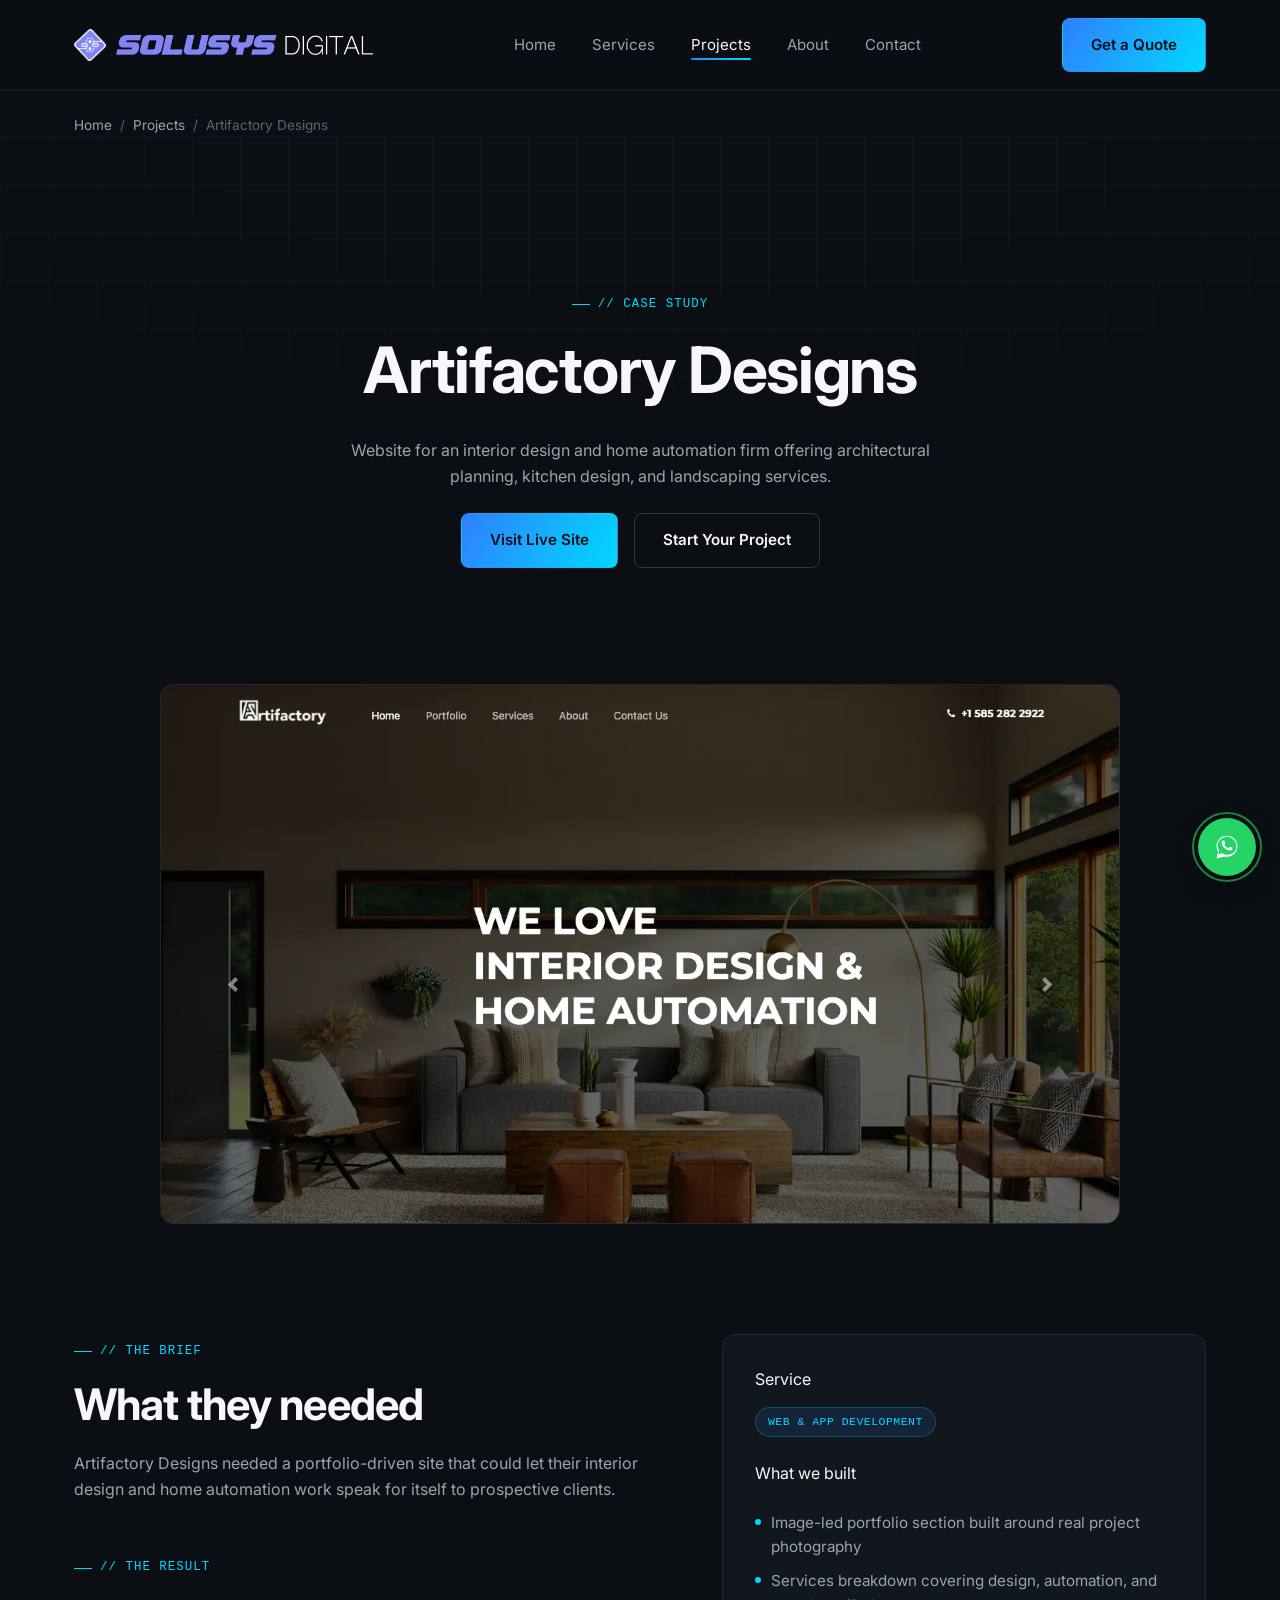
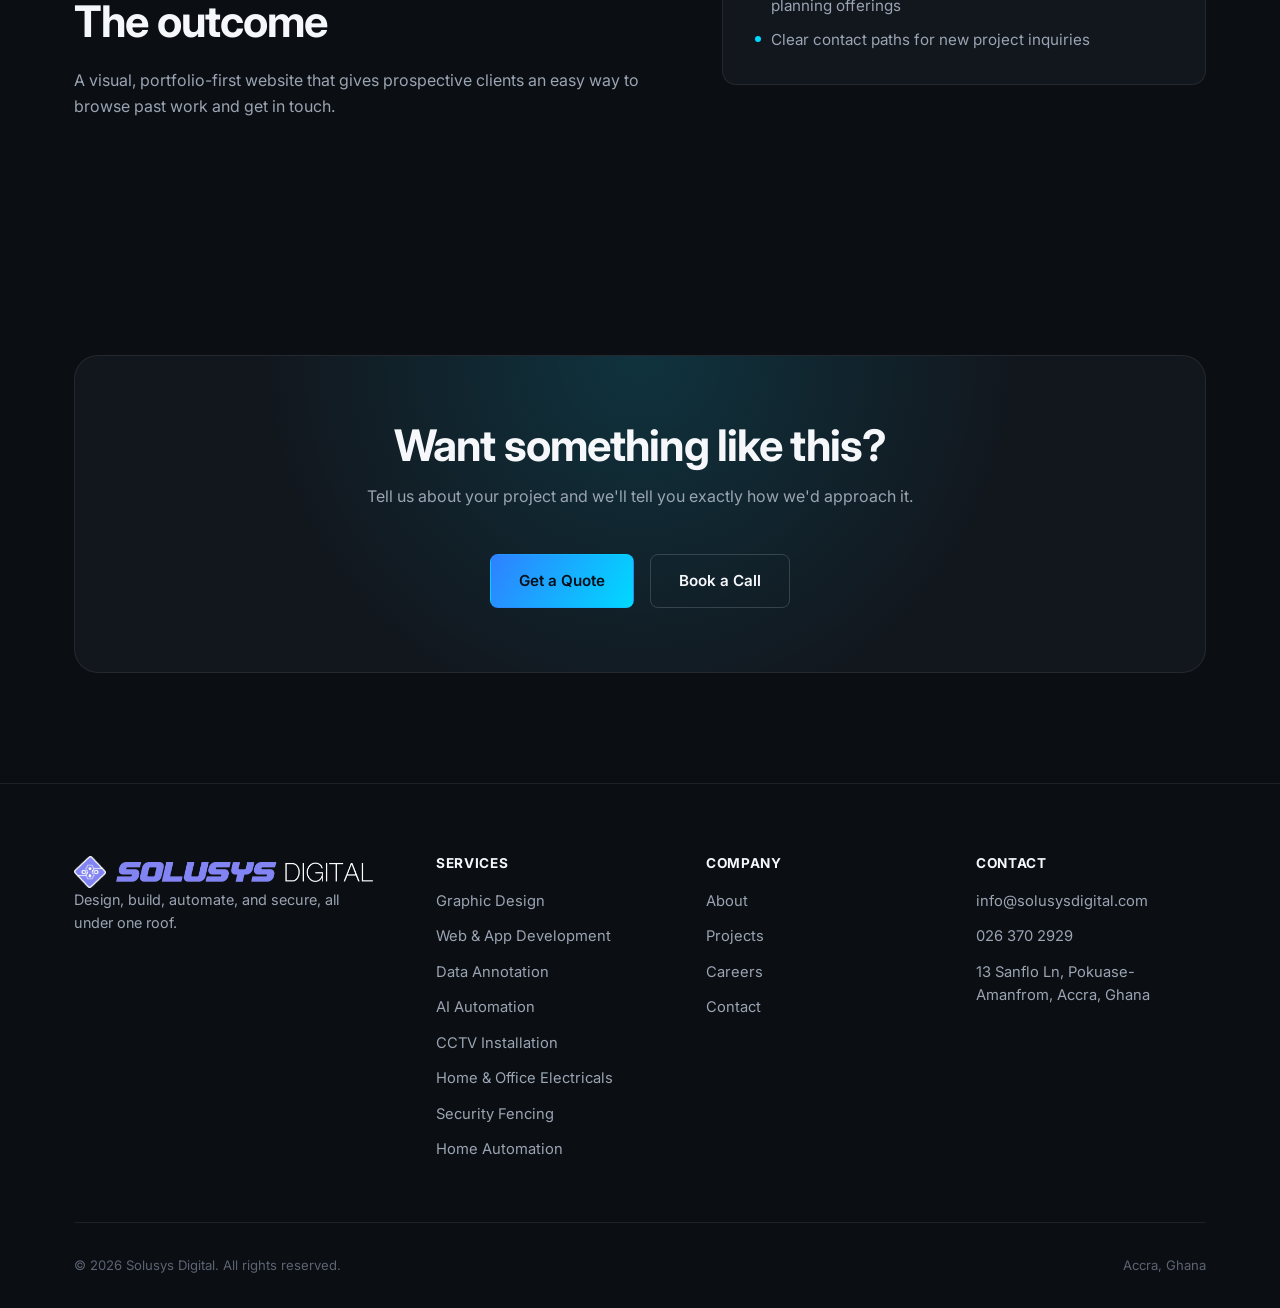
<file: case-studies/artifactory-designs.html>
<!DOCTYPE html>
<html lang="en">
<head>
<meta charset="UTF-8" />
<meta name="viewport" content="width=device-width, initial-scale=1.0" />
<title>Artifactory Designs Case Study | Solusys Digital</title>
<meta name="description" content="Website for an interior design and home automation firm offering architectural planning, kitchen design, and landscaping services." />
<link rel="canonical" href="https://solusysdigital.com/case-studies/artifactory-designs.html" />
<link rel="icon" type="image/png" sizes="32x32" href="../assets/icons/favicon-32x32.png" />
<link rel="icon" type="image/png" sizes="16x16" href="../assets/icons/favicon-16x16.png" />
<link rel="apple-touch-icon" href="../assets/icons/apple-touch-icon.png" />
<link rel="manifest" href="../site.webmanifest" />
<meta property="og:type" content="article" />
<meta property="og:site_name" content="Solusys Digital" />
<meta property="og:title" content="Artifactory Designs Case Study | Solusys Digital" />
<meta property="og:description" content="Website for an interior design and home automation firm offering architectural planning, kitchen design, and landscaping services." />
<meta property="og:url" content="https://solusysdigital.com/case-studies/artifactory-designs.html" />
<meta property="og:image" content="https://solusysdigital.com/assets/projects/artifactory.webp" />
<meta name="twitter:card" content="summary_large_image" />
<meta name="twitter:title" content="Artifactory Designs Case Study | Solusys Digital" />
<meta name="twitter:description" content="Website for an interior design and home automation firm offering architectural planning, kitchen design, and landscaping services." />
<meta name="twitter:image" content="https://solusysdigital.com/assets/projects/artifactory.webp" />
<link rel="preconnect" href="https://fonts.googleapis.com" />
<link rel="preconnect" href="https://fonts.gstatic.com" crossorigin />
<link href="https://fonts.googleapis.com/css2?family=Inter:wght@400;500;600;700&display=swap" rel="stylesheet" />
<link href="https://api.fontshare.com/v2/css?f[]=satoshi@700,500&display=swap" rel="stylesheet" />
<link rel="stylesheet" href="../css/styles.css" />
<script type="application/ld+json">
{
  "@context": "https://schema.org",
  "@type": "LocalBusiness",
  "name": "Solusys Digital",
  "image": "https://solusysdigital.com/assets/og-image.png",
  "url": "https://solusysdigital.com/",
  "telephone": "+233263702929",
  "email": "info@solusysdigital.com",
  "priceRange": "$$",
  "address": {
    "@type": "PostalAddress",
    "streetAddress": "13 Sanflo Ln, Pokuase-Amanfrom",
    "addressLocality": "Accra",
    "addressCountry": "GH"
  }
}
</script>
<script type="application/ld+json">
{
  "@context": "https://schema.org",
  "@type": "BreadcrumbList",
  "itemListElement": [
    { "@type": "ListItem", "position": 1, "name": "Home", "item": "https://solusysdigital.com/" },
    { "@type": "ListItem", "position": 2, "name": "Projects", "item": "https://solusysdigital.com/projects.html" },
    { "@type": "ListItem", "position": 3, "name": "Artifactory Designs", "item": "https://solusysdigital.com/case-studies/artifactory-designs.html" }
  ]
}
</script>
</head>
<body>

<header class="site-header">
  <nav class="nav container">
    <a href="../index.html" class="logo logo-full">
      <img src="../assets/brand/icon.webp" alt="" class="logo-mark" />
      <img src="../assets/brand/wordmark-purple-white.webp" alt="Solusys Digital" class="logo-wordmark" />
    </a>
    <ul class="nav-links">
      <li><a href="../index.html">Home</a></li>
      <li><a href="../services.html">Services</a></li>
      <li><a href="../projects.html" aria-current="page">Projects</a></li>
      <li><a href="../about.html">About</a></li>
      <li><a href="../contact.html">Contact</a></li>
    </ul>
    <div class="nav-actions">
      <a href="../contact.html" class="btn btn-primary">Get a Quote</a>
      <button class="nav-toggle" aria-label="Toggle menu" aria-expanded="false">
        <span></span><span></span><span></span>
      </button>
    </div>
  </nav>
</header>

<main>

  <nav class="breadcrumbs container" aria-label="Breadcrumb">
    <a href="../index.html">Home</a>
    <span>/</span>
    <a href="../projects.html">Projects</a>
    <span>/</span>
    <span aria-current="page">Artifactory Designs</span>
  </nav>

  <section class="page-hero" style="padding-bottom: 60px;">
    <div class="grid-texture"></div>
    <div class="container section-head center">
      <div class="eyebrow">// CASE STUDY</div>
      <h1>Artifactory Designs</h1>
      <p>Website for an interior design and home automation firm offering architectural planning, kitchen design, and landscaping services.</p>
      <div class="hero-actions" style="justify-content:center; margin-top:24px;">
        <a href="https://www.artifactory.pro/" class="btn btn-primary" target="_blank" rel="noopener">Visit Live Site</a>
        <a href="../contact.html" class="btn btn-ghost">Start Your Project</a>
      </div>
    </div>
  </section>

  <section style="padding-top:0;">
    <div class="container">
      <div class="project-thumb reveal" style="aspect-ratio:16/9; border-radius: var(--radius); border: 1px solid var(--border); max-width: 960px; margin: 0 auto;">
        <img src="../assets/projects/artifactory.webp" alt="Artifactory Designs website screenshot" loading="lazy" style="width:100%; height:100%; object-fit:cover; object-position:top;" />
      </div>
    </div>
  </section>

  <section style="padding-top:0;">
    <div class="container">
      <div class="contact-layout">
        <div class="reveal">
          <div class="eyebrow">// THE BRIEF</div>
          <h2>What they needed</h2>
          <p>Artifactory Designs needed a portfolio-driven site that could let their interior design and home automation work speak for itself to prospective clients.</p>

          <div class="eyebrow" style="margin-top:40px;">// THE RESULT</div>
          <h2>The outcome</h2>
          <p>A visual, portfolio-first website that gives prospective clients an easy way to browse past work and get in touch.</p>
        </div>
        <div class="reveal">
          <div class="contact-info-card">
            <div class="label" style="margin-bottom:14px;">Service</div>
            <span class="tag" style="margin-bottom:24px; display:inline-block;">Web &amp; App Development</span>
            <div class="label" style="margin-bottom:14px;">What we built</div>
            <ul class="deliverables">
              <li>Image-led portfolio section built around real project photography</li>
              <li>Services breakdown covering design, automation, and planning offerings</li>
              <li>Clear contact paths for new project inquiries</li>
            </ul>
          </div>
        </div>
      </div>
    </div>
  </section>

  <section>
    <div class="container">
      <div class="cta-banner reveal">
        <h2>Want something like this?</h2>
        <p>Tell us about your project and we'll tell you exactly how we'd approach it.</p>
        <div class="hero-actions" style="justify-content:center;">
          <a href="../contact.html" class="btn btn-primary">Get a Quote</a>
          <a href="../contact.html#book-a-call" class="btn btn-ghost">Book a Call</a>
        </div>
      </div>
    </div>
  </section>

</main>

<footer class="site-footer">
  <div class="container">
    <div class="footer-top">
      <div class="footer-col">
        <a href="../index.html" class="logo logo-full">
          <img src="../assets/brand/icon.webp" alt="" class="logo-mark" />
          <img src="../assets/brand/wordmark-purple-white.webp" alt="Solusys Digital" class="logo-wordmark" />
        </a>
        <p>Design, build, automate, and secure, all under one roof.</p>
      </div>
      <div class="footer-col">
        <h4>Services</h4>
        <ul>
          <li><a href="../services.html#graphic-design">Graphic Design</a></li>
          <li><a href="../services.html#web-app-development">Web &amp; App Development</a></li>
          <li><a href="../services.html#data-annotation">Data Annotation</a></li>
          <li><a href="../services.html#ai-automation">AI Automation</a></li>
          <li><a href="../services.html#cctv-installation">CCTV Installation</a></li>
          <li><a href="../services.html#home-office-electricals">Home &amp; Office Electricals</a></li>
          <li><a href="../services.html#security-fencing">Security Fencing</a></li>
          <li><a href="../services.html#home-automation">Home Automation</a></li>
        </ul>
      </div>
      <div class="footer-col">
        <h4>Company</h4>
        <ul>
          <li><a href="../about.html">About</a></li>
          <li><a href="../projects.html">Projects</a></li>
          <li><a href="../careers.html">Careers</a></li>
          <li><a href="../contact.html">Contact</a></li>
        </ul>
      </div>
      <div class="footer-col">
        <h4>Contact</h4>
        <ul>
          <li><a href="mailto:info@solusysdigital.com">info@solusysdigital.com</a></li>
          <li><a href="tel:0263702929">026 370 2929</a></li>
          <li>13 Sanflo Ln, Pokuase-Amanfrom, Accra, Ghana</li>
        </ul>
      </div>
    </div>
    <div class="footer-bottom">
      <span>&copy; 2026 Solusys Digital. All rights reserved.</span>
      Accra, Ghana
    </div>
  </div>
</footer>

<a href="https://wa.me/233263702929?text=Hi%20Solusys%20Digital%2C%20I%27d%20like%20to%20get%20a%20quote." class="whatsapp-fab" target="_blank" rel="noopener" aria-label="Chat with us on WhatsApp">
  <svg viewBox="0 0 32 32" fill="currentColor" width="28" height="28"><path d="M16.001 3C9.373 3 4 8.373 4 15c0 2.34.687 4.523 1.875 6.355L4 29l7.822-1.842A11.94 11.94 0 0 0 16.001 27C22.628 27 28 21.627 28 15S22.628 3 16.001 3zm0 21.818a9.77 9.77 0 0 1-4.98-1.363l-.357-.213-4.64 1.093 1.12-4.522-.232-.37A9.78 9.78 0 0 1 5.182 15c0-5.966 4.853-10.818 10.819-10.818S26.818 9.034 26.818 15 21.966 24.818 16.001 24.818zm5.539-8.147c-.303-.152-1.792-.884-2.07-.985-.278-.101-.48-.152-.682.152-.202.303-.783.985-.96 1.187-.176.202-.353.227-.656.076-.303-.152-1.279-.471-2.436-1.503-.9-.803-1.508-1.796-1.685-2.099-.176-.303-.019-.467.133-.618.136-.136.303-.353.454-.53.152-.176.202-.303.303-.505.101-.202.05-.379-.025-.53-.076-.152-.682-1.646-.934-2.254-.246-.591-.497-.511-.682-.52l-.581-.01c-.202 0-.53.076-.808.379-.278.303-1.06 1.037-1.06 2.53s1.086 2.936 1.238 3.139c.152.202 2.138 3.266 5.181 4.579.724.312 1.289.499 1.729.639.727.231 1.389.198 1.912.12.583-.087 1.792-.733 2.045-1.44.253-.708.253-1.314.177-1.44-.076-.126-.278-.202-.581-.353z"/></svg>
</a>

<script src="../js/main.js"></script>
</body>
</html>
</file>
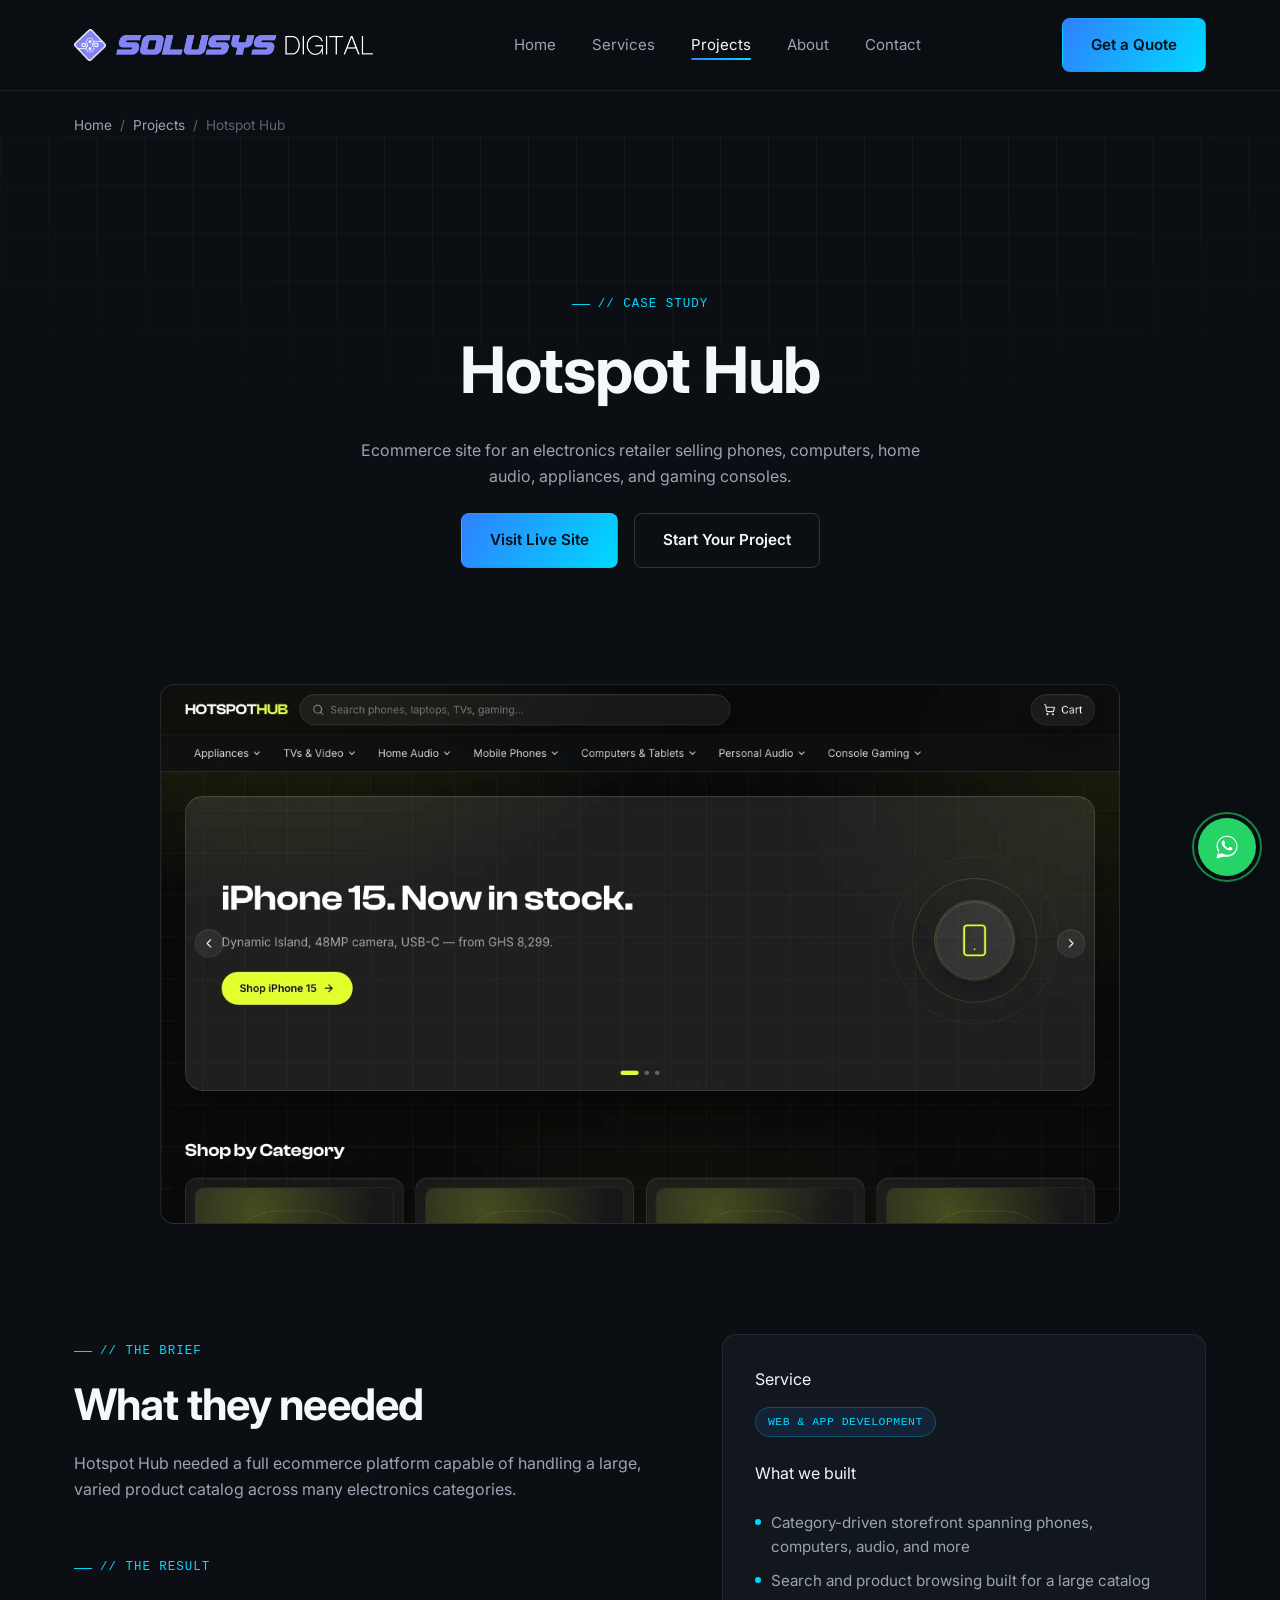
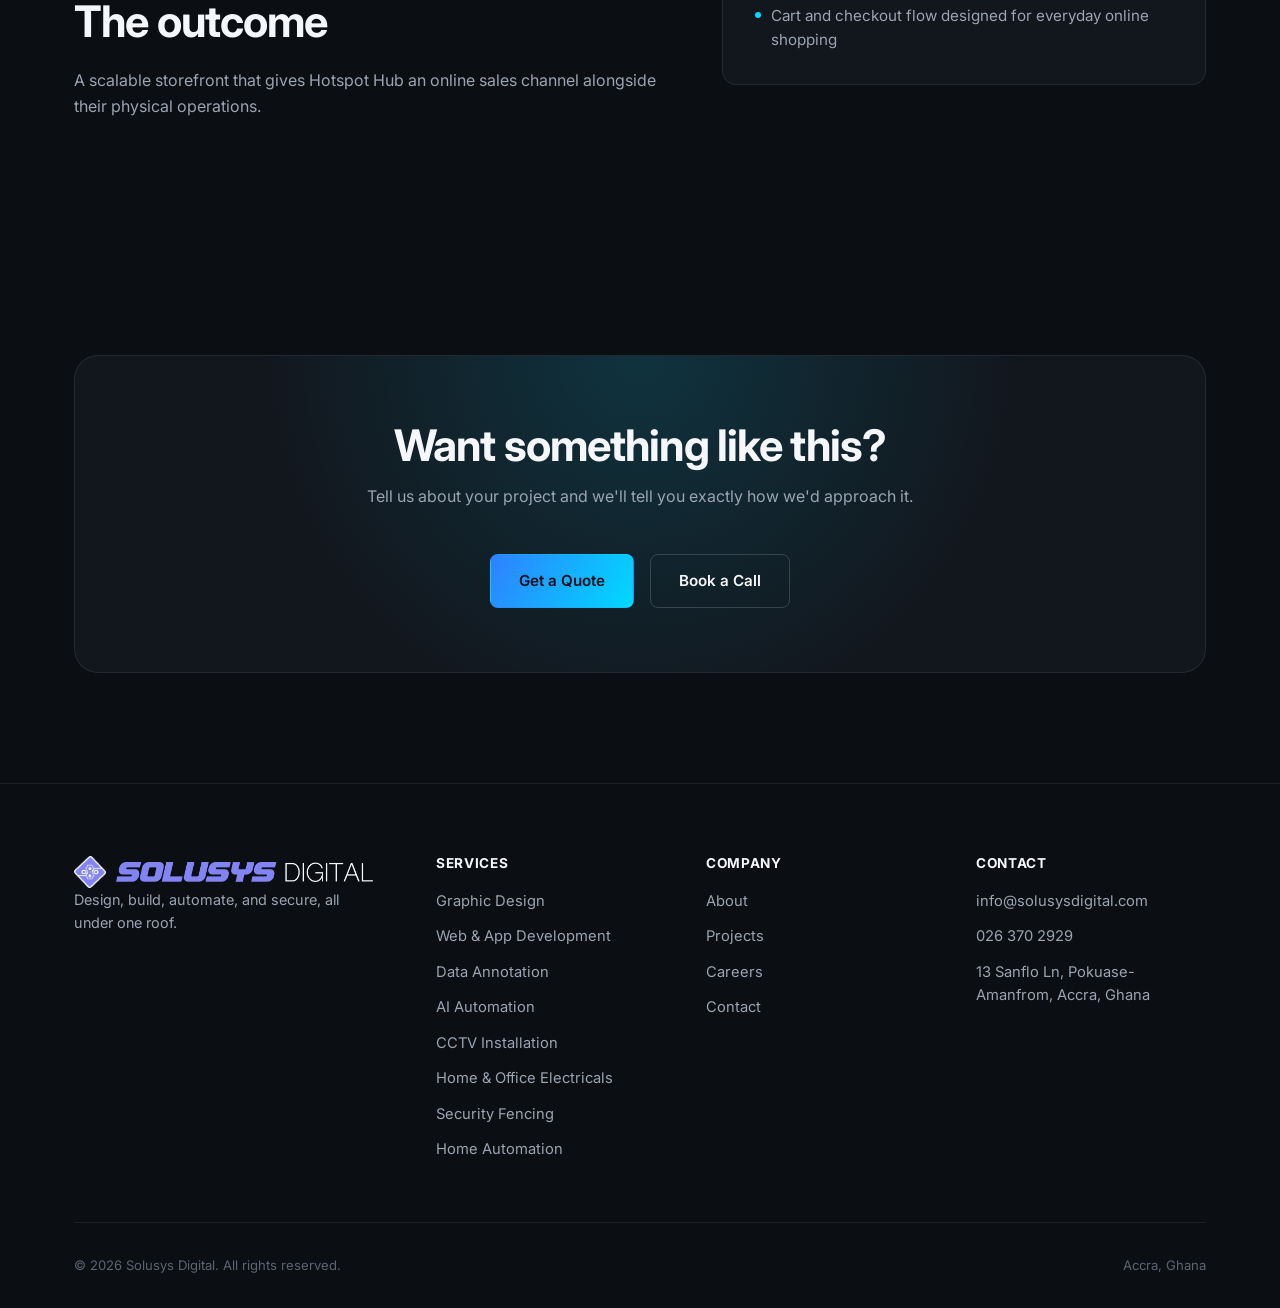
<file: case-studies/hotspot-hub.html>
<!DOCTYPE html>
<html lang="en">
<head>
<meta charset="UTF-8" />
<meta name="viewport" content="width=device-width, initial-scale=1.0" />
<title>Hotspot Hub Case Study | Solusys Digital</title>
<meta name="description" content="Ecommerce site for an electronics retailer selling phones, computers, home audio, appliances, and gaming consoles." />
<link rel="canonical" href="https://solusysdigital.com/case-studies/hotspot-hub.html" />
<link rel="icon" type="image/png" sizes="32x32" href="../assets/icons/favicon-32x32.png" />
<link rel="icon" type="image/png" sizes="16x16" href="../assets/icons/favicon-16x16.png" />
<link rel="apple-touch-icon" href="../assets/icons/apple-touch-icon.png" />
<link rel="manifest" href="../site.webmanifest" />
<meta property="og:type" content="article" />
<meta property="og:site_name" content="Solusys Digital" />
<meta property="og:title" content="Hotspot Hub Case Study | Solusys Digital" />
<meta property="og:description" content="Ecommerce site for an electronics retailer selling phones, computers, home audio, appliances, and gaming consoles." />
<meta property="og:url" content="https://solusysdigital.com/case-studies/hotspot-hub.html" />
<meta property="og:image" content="https://solusysdigital.com/assets/projects/hotspothub.webp" />
<meta name="twitter:card" content="summary_large_image" />
<meta name="twitter:title" content="Hotspot Hub Case Study | Solusys Digital" />
<meta name="twitter:description" content="Ecommerce site for an electronics retailer selling phones, computers, home audio, appliances, and gaming consoles." />
<meta name="twitter:image" content="https://solusysdigital.com/assets/projects/hotspothub.webp" />
<link rel="preconnect" href="https://fonts.googleapis.com" />
<link rel="preconnect" href="https://fonts.gstatic.com" crossorigin />
<link href="https://fonts.googleapis.com/css2?family=Inter:wght@400;500;600;700&display=swap" rel="stylesheet" />
<link href="https://api.fontshare.com/v2/css?f[]=satoshi@700,500&display=swap" rel="stylesheet" />
<link rel="stylesheet" href="../css/styles.css" />
<script type="application/ld+json">
{
  "@context": "https://schema.org",
  "@type": "LocalBusiness",
  "name": "Solusys Digital",
  "image": "https://solusysdigital.com/assets/og-image.png",
  "url": "https://solusysdigital.com/",
  "telephone": "+233263702929",
  "email": "info@solusysdigital.com",
  "priceRange": "$$",
  "address": {
    "@type": "PostalAddress",
    "streetAddress": "13 Sanflo Ln, Pokuase-Amanfrom",
    "addressLocality": "Accra",
    "addressCountry": "GH"
  }
}
</script>
<script type="application/ld+json">
{
  "@context": "https://schema.org",
  "@type": "BreadcrumbList",
  "itemListElement": [
    { "@type": "ListItem", "position": 1, "name": "Home", "item": "https://solusysdigital.com/" },
    { "@type": "ListItem", "position": 2, "name": "Projects", "item": "https://solusysdigital.com/projects.html" },
    { "@type": "ListItem", "position": 3, "name": "Hotspot Hub", "item": "https://solusysdigital.com/case-studies/hotspot-hub.html" }
  ]
}
</script>
</head>
<body>

<header class="site-header">
  <nav class="nav container">
    <a href="../index.html" class="logo logo-full">
      <img src="../assets/brand/icon.webp" alt="" class="logo-mark" />
      <img src="../assets/brand/wordmark-purple-white.webp" alt="Solusys Digital" class="logo-wordmark" />
    </a>
    <ul class="nav-links">
      <li><a href="../index.html">Home</a></li>
      <li><a href="../services.html">Services</a></li>
      <li><a href="../projects.html" aria-current="page">Projects</a></li>
      <li><a href="../about.html">About</a></li>
      <li><a href="../contact.html">Contact</a></li>
    </ul>
    <div class="nav-actions">
      <a href="../contact.html" class="btn btn-primary">Get a Quote</a>
      <button class="nav-toggle" aria-label="Toggle menu" aria-expanded="false">
        <span></span><span></span><span></span>
      </button>
    </div>
  </nav>
</header>

<main>

  <nav class="breadcrumbs container" aria-label="Breadcrumb">
    <a href="../index.html">Home</a>
    <span>/</span>
    <a href="../projects.html">Projects</a>
    <span>/</span>
    <span aria-current="page">Hotspot Hub</span>
  </nav>

  <section class="page-hero" style="padding-bottom: 60px;">
    <div class="grid-texture"></div>
    <div class="container section-head center">
      <div class="eyebrow">// CASE STUDY</div>
      <h1>Hotspot Hub</h1>
      <p>Ecommerce site for an electronics retailer selling phones, computers, home audio, appliances, and gaming consoles.</p>
      <div class="hero-actions" style="justify-content:center; margin-top:24px;">
        <a href="https://hotspot-hub-gilt.vercel.app/" class="btn btn-primary" target="_blank" rel="noopener">Visit Live Site</a>
        <a href="../contact.html" class="btn btn-ghost">Start Your Project</a>
      </div>
    </div>
  </section>

  <section style="padding-top:0;">
    <div class="container">
      <div class="project-thumb reveal" style="aspect-ratio:16/9; border-radius: var(--radius); border: 1px solid var(--border); max-width: 960px; margin: 0 auto;">
        <img src="../assets/projects/hotspothub.webp" alt="Hotspot Hub website screenshot" loading="lazy" style="width:100%; height:100%; object-fit:cover; object-position:top;" />
      </div>
    </div>
  </section>

  <section style="padding-top:0;">
    <div class="container">
      <div class="contact-layout">
        <div class="reveal">
          <div class="eyebrow">// THE BRIEF</div>
          <h2>What they needed</h2>
          <p>Hotspot Hub needed a full ecommerce platform capable of handling a large, varied product catalog across many electronics categories.</p>

          <div class="eyebrow" style="margin-top:40px;">// THE RESULT</div>
          <h2>The outcome</h2>
          <p>A scalable storefront that gives Hotspot Hub an online sales channel alongside their physical operations.</p>
        </div>
        <div class="reveal">
          <div class="contact-info-card">
            <div class="label" style="margin-bottom:14px;">Service</div>
            <span class="tag" style="margin-bottom:24px; display:inline-block;">Web &amp; App Development</span>
            <div class="label" style="margin-bottom:14px;">What we built</div>
            <ul class="deliverables">
              <li>Category-driven storefront spanning phones, computers, audio, and more</li>
              <li>Search and product browsing built for a large catalog</li>
              <li>Cart and checkout flow designed for everyday online shopping</li>
            </ul>
          </div>
        </div>
      </div>
    </div>
  </section>

  <section>
    <div class="container">
      <div class="cta-banner reveal">
        <h2>Want something like this?</h2>
        <p>Tell us about your project and we'll tell you exactly how we'd approach it.</p>
        <div class="hero-actions" style="justify-content:center;">
          <a href="../contact.html" class="btn btn-primary">Get a Quote</a>
          <a href="../contact.html#book-a-call" class="btn btn-ghost">Book a Call</a>
        </div>
      </div>
    </div>
  </section>

</main>

<footer class="site-footer">
  <div class="container">
    <div class="footer-top">
      <div class="footer-col">
        <a href="../index.html" class="logo logo-full">
          <img src="../assets/brand/icon.webp" alt="" class="logo-mark" />
          <img src="../assets/brand/wordmark-purple-white.webp" alt="Solusys Digital" class="logo-wordmark" />
        </a>
        <p>Design, build, automate, and secure, all under one roof.</p>
      </div>
      <div class="footer-col">
        <h4>Services</h4>
        <ul>
          <li><a href="../services.html#graphic-design">Graphic Design</a></li>
          <li><a href="../services.html#web-app-development">Web &amp; App Development</a></li>
          <li><a href="../services.html#data-annotation">Data Annotation</a></li>
          <li><a href="../services.html#ai-automation">AI Automation</a></li>
          <li><a href="../services.html#cctv-installation">CCTV Installation</a></li>
          <li><a href="../services.html#home-office-electricals">Home &amp; Office Electricals</a></li>
          <li><a href="../services.html#security-fencing">Security Fencing</a></li>
          <li><a href="../services.html#home-automation">Home Automation</a></li>
        </ul>
      </div>
      <div class="footer-col">
        <h4>Company</h4>
        <ul>
          <li><a href="../about.html">About</a></li>
          <li><a href="../projects.html">Projects</a></li>
          <li><a href="../careers.html">Careers</a></li>
          <li><a href="../contact.html">Contact</a></li>
        </ul>
      </div>
      <div class="footer-col">
        <h4>Contact</h4>
        <ul>
          <li><a href="mailto:info@solusysdigital.com">info@solusysdigital.com</a></li>
          <li><a href="tel:0263702929">026 370 2929</a></li>
          <li>13 Sanflo Ln, Pokuase-Amanfrom, Accra, Ghana</li>
        </ul>
      </div>
    </div>
    <div class="footer-bottom">
      <span>&copy; 2026 Solusys Digital. All rights reserved.</span>
      Accra, Ghana
    </div>
  </div>
</footer>

<a href="https://wa.me/233263702929?text=Hi%20Solusys%20Digital%2C%20I%27d%20like%20to%20get%20a%20quote." class="whatsapp-fab" target="_blank" rel="noopener" aria-label="Chat with us on WhatsApp">
  <svg viewBox="0 0 32 32" fill="currentColor" width="28" height="28"><path d="M16.001 3C9.373 3 4 8.373 4 15c0 2.34.687 4.523 1.875 6.355L4 29l7.822-1.842A11.94 11.94 0 0 0 16.001 27C22.628 27 28 21.627 28 15S22.628 3 16.001 3zm0 21.818a9.77 9.77 0 0 1-4.98-1.363l-.357-.213-4.64 1.093 1.12-4.522-.232-.37A9.78 9.78 0 0 1 5.182 15c0-5.966 4.853-10.818 10.819-10.818S26.818 9.034 26.818 15 21.966 24.818 16.001 24.818zm5.539-8.147c-.303-.152-1.792-.884-2.07-.985-.278-.101-.48-.152-.682.152-.202.303-.783.985-.96 1.187-.176.202-.353.227-.656.076-.303-.152-1.279-.471-2.436-1.503-.9-.803-1.508-1.796-1.685-2.099-.176-.303-.019-.467.133-.618.136-.136.303-.353.454-.53.152-.176.202-.303.303-.505.101-.202.05-.379-.025-.53-.076-.152-.682-1.646-.934-2.254-.246-.591-.497-.511-.682-.52l-.581-.01c-.202 0-.53.076-.808.379-.278.303-1.06 1.037-1.06 2.53s1.086 2.936 1.238 3.139c.152.202 2.138 3.266 5.181 4.579.724.312 1.289.499 1.729.639.727.231 1.389.198 1.912.12.583-.087 1.792-.733 2.045-1.44.253-.708.253-1.314.177-1.44-.076-.126-.278-.202-.581-.353z"/></svg>
</a>

<script src="../js/main.js"></script>
</body>
</html>
</file>
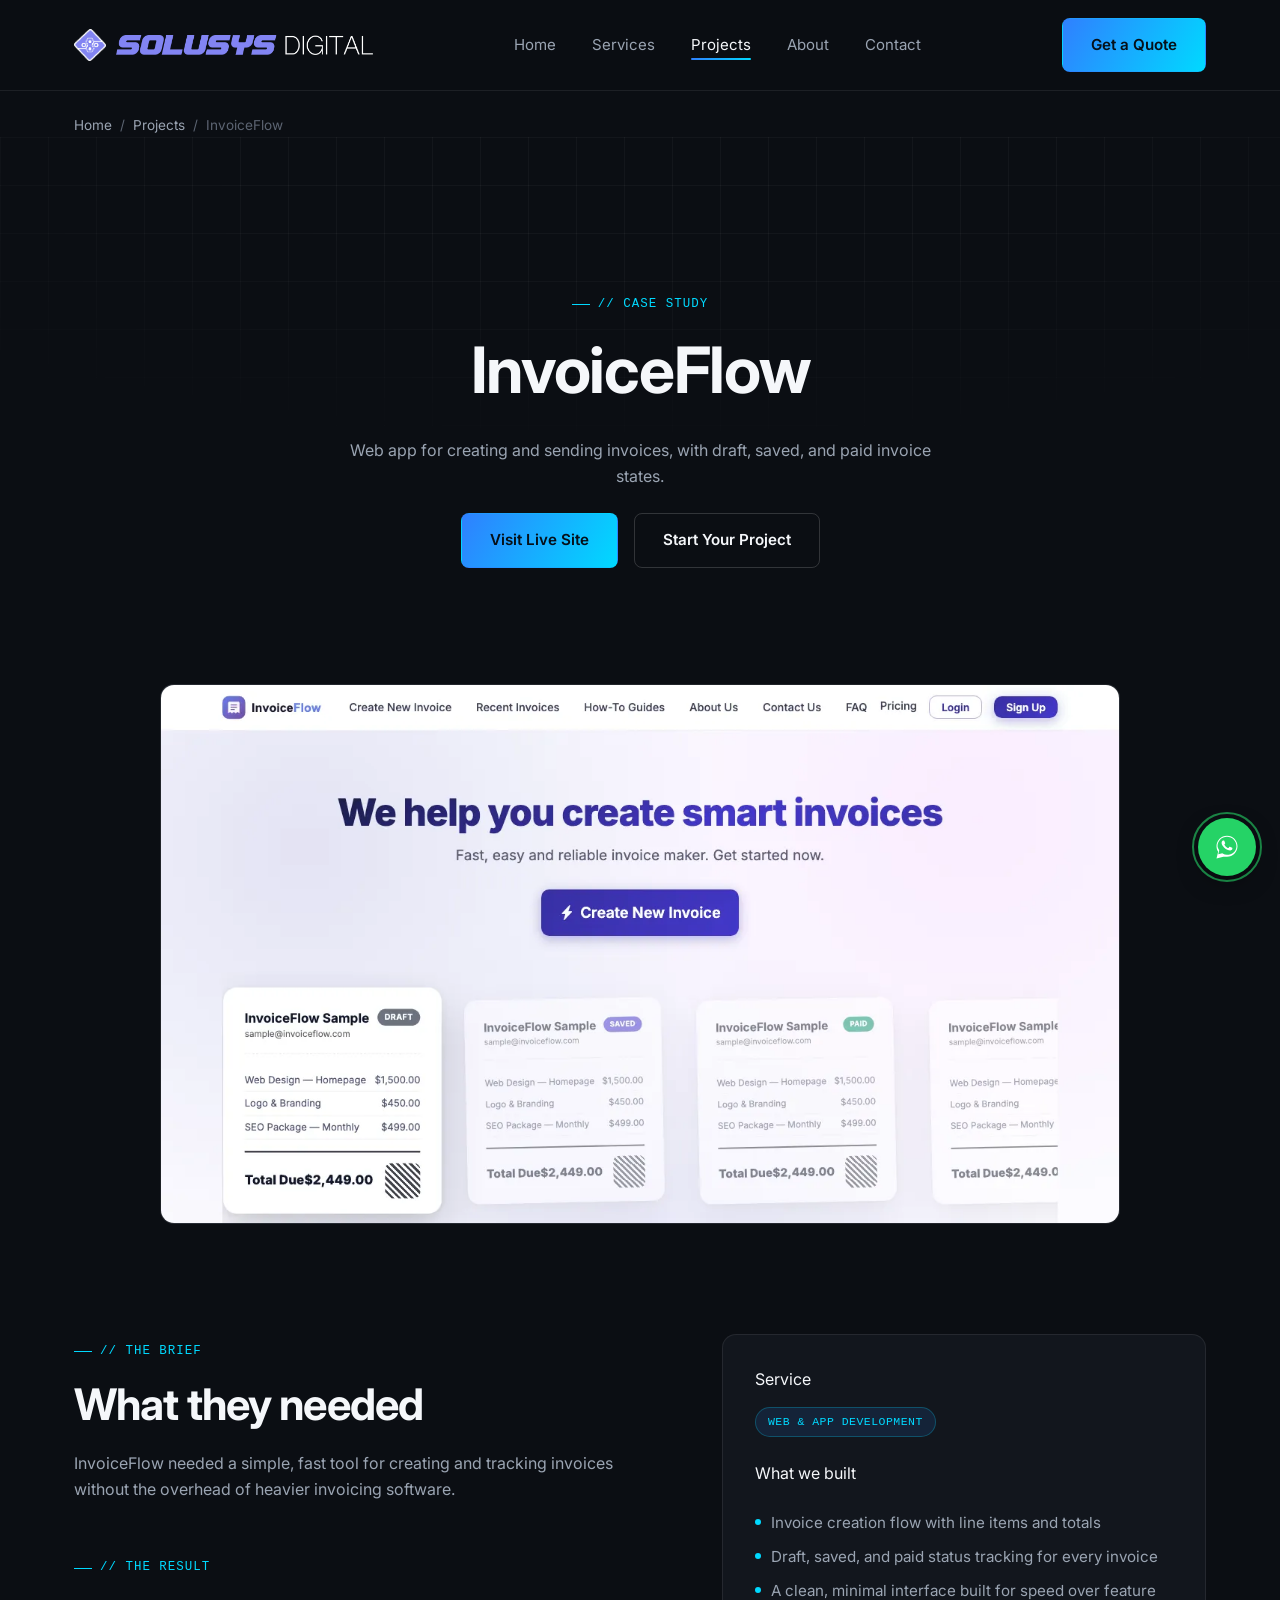
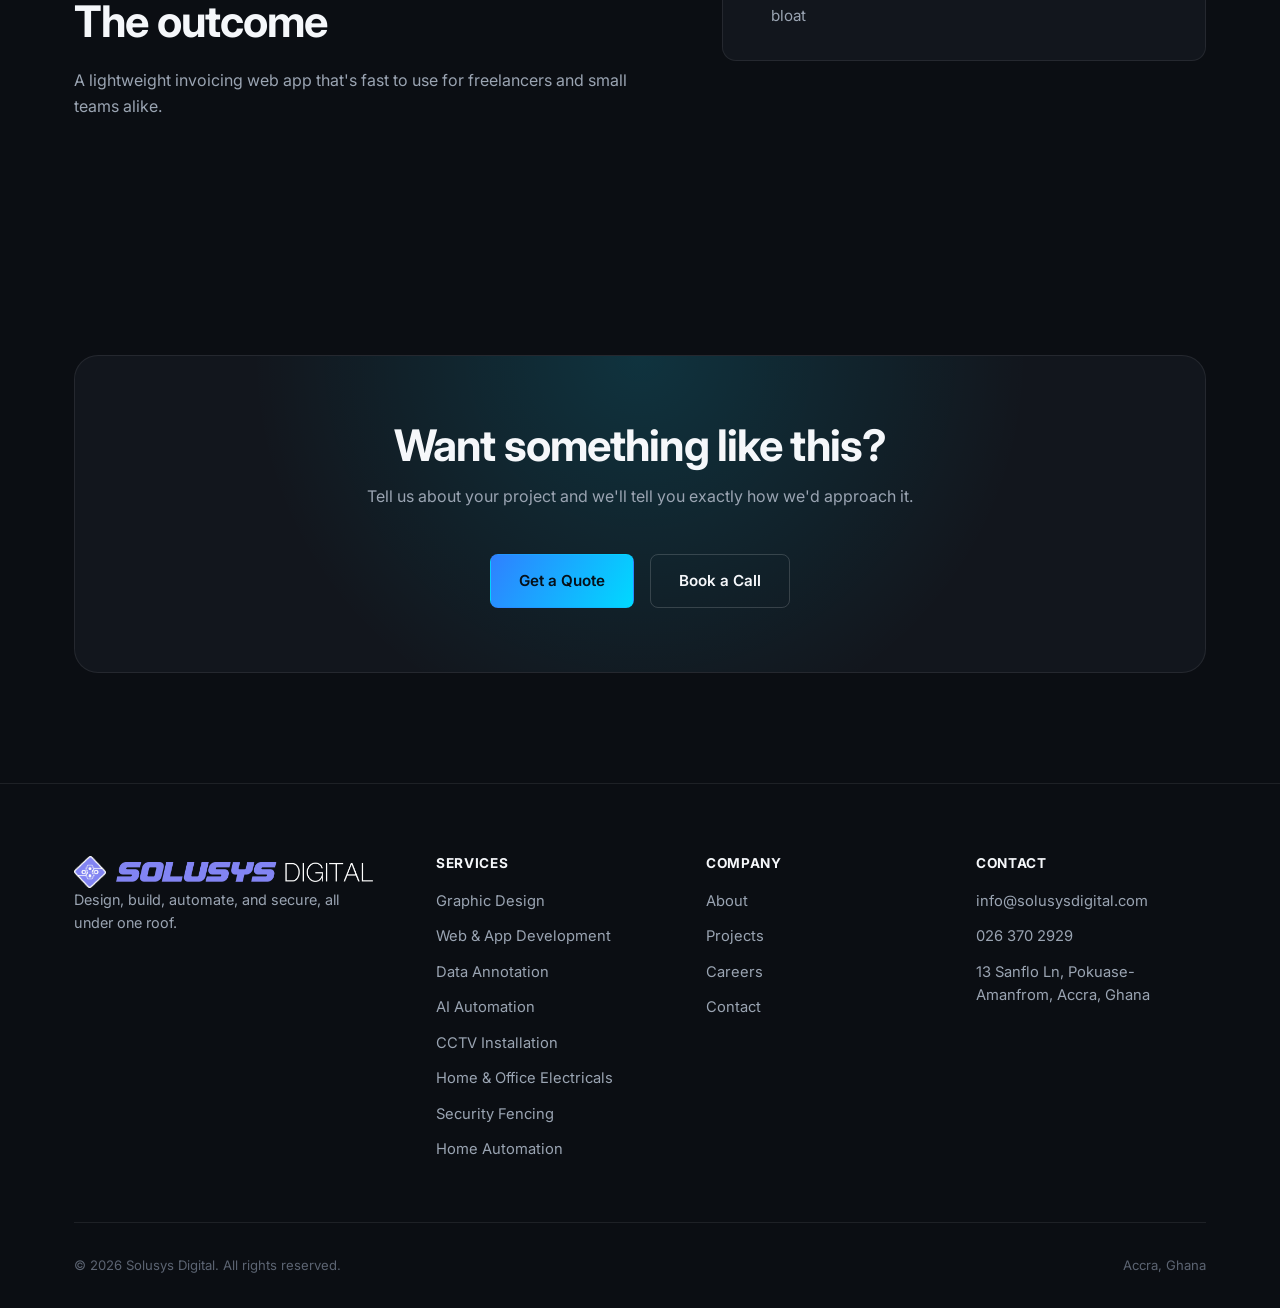
<file: case-studies/invoiceflow.html>
<!DOCTYPE html>
<html lang="en">
<head>
<meta charset="UTF-8" />
<meta name="viewport" content="width=device-width, initial-scale=1.0" />
<title>InvoiceFlow Case Study | Solusys Digital</title>
<meta name="description" content="Web app for creating and sending invoices, with draft, saved, and paid invoice states." />
<link rel="canonical" href="https://solusysdigital.com/case-studies/invoiceflow.html" />
<link rel="icon" type="image/png" sizes="32x32" href="../assets/icons/favicon-32x32.png" />
<link rel="icon" type="image/png" sizes="16x16" href="../assets/icons/favicon-16x16.png" />
<link rel="apple-touch-icon" href="../assets/icons/apple-touch-icon.png" />
<link rel="manifest" href="../site.webmanifest" />
<meta property="og:type" content="article" />
<meta property="og:site_name" content="Solusys Digital" />
<meta property="og:title" content="InvoiceFlow Case Study | Solusys Digital" />
<meta property="og:description" content="Web app for creating and sending invoices, with draft, saved, and paid invoice states." />
<meta property="og:url" content="https://solusysdigital.com/case-studies/invoiceflow.html" />
<meta property="og:image" content="https://solusysdigital.com/assets/projects/invoiceflow.webp" />
<meta name="twitter:card" content="summary_large_image" />
<meta name="twitter:title" content="InvoiceFlow Case Study | Solusys Digital" />
<meta name="twitter:description" content="Web app for creating and sending invoices, with draft, saved, and paid invoice states." />
<meta name="twitter:image" content="https://solusysdigital.com/assets/projects/invoiceflow.webp" />
<link rel="preconnect" href="https://fonts.googleapis.com" />
<link rel="preconnect" href="https://fonts.gstatic.com" crossorigin />
<link href="https://fonts.googleapis.com/css2?family=Inter:wght@400;500;600;700&display=swap" rel="stylesheet" />
<link href="https://api.fontshare.com/v2/css?f[]=satoshi@700,500&display=swap" rel="stylesheet" />
<link rel="stylesheet" href="../css/styles.css" />
<script type="application/ld+json">
{
  "@context": "https://schema.org",
  "@type": "LocalBusiness",
  "name": "Solusys Digital",
  "image": "https://solusysdigital.com/assets/og-image.png",
  "url": "https://solusysdigital.com/",
  "telephone": "+233263702929",
  "email": "info@solusysdigital.com",
  "priceRange": "$$",
  "address": {
    "@type": "PostalAddress",
    "streetAddress": "13 Sanflo Ln, Pokuase-Amanfrom",
    "addressLocality": "Accra",
    "addressCountry": "GH"
  }
}
</script>
<script type="application/ld+json">
{
  "@context": "https://schema.org",
  "@type": "BreadcrumbList",
  "itemListElement": [
    { "@type": "ListItem", "position": 1, "name": "Home", "item": "https://solusysdigital.com/" },
    { "@type": "ListItem", "position": 2, "name": "Projects", "item": "https://solusysdigital.com/projects.html" },
    { "@type": "ListItem", "position": 3, "name": "InvoiceFlow", "item": "https://solusysdigital.com/case-studies/invoiceflow.html" }
  ]
}
</script>
</head>
<body>

<header class="site-header">
  <nav class="nav container">
    <a href="../index.html" class="logo logo-full">
      <img src="../assets/brand/icon.webp" alt="" class="logo-mark" />
      <img src="../assets/brand/wordmark-purple-white.webp" alt="Solusys Digital" class="logo-wordmark" />
    </a>
    <ul class="nav-links">
      <li><a href="../index.html">Home</a></li>
      <li><a href="../services.html">Services</a></li>
      <li><a href="../projects.html" aria-current="page">Projects</a></li>
      <li><a href="../about.html">About</a></li>
      <li><a href="../contact.html">Contact</a></li>
    </ul>
    <div class="nav-actions">
      <a href="../contact.html" class="btn btn-primary">Get a Quote</a>
      <button class="nav-toggle" aria-label="Toggle menu" aria-expanded="false">
        <span></span><span></span><span></span>
      </button>
    </div>
  </nav>
</header>

<main>

  <nav class="breadcrumbs container" aria-label="Breadcrumb">
    <a href="../index.html">Home</a>
    <span>/</span>
    <a href="../projects.html">Projects</a>
    <span>/</span>
    <span aria-current="page">InvoiceFlow</span>
  </nav>

  <section class="page-hero" style="padding-bottom: 60px;">
    <div class="grid-texture"></div>
    <div class="container section-head center">
      <div class="eyebrow">// CASE STUDY</div>
      <h1>InvoiceFlow</h1>
      <p>Web app for creating and sending invoices, with draft, saved, and paid invoice states.</p>
      <div class="hero-actions" style="justify-content:center; margin-top:24px;">
        <a href="http://161.35.170.51:8888/index.php" class="btn btn-primary" target="_blank" rel="noopener">Visit Live Site</a>
        <a href="../contact.html" class="btn btn-ghost">Start Your Project</a>
      </div>
    </div>
  </section>

  <section style="padding-top:0;">
    <div class="container">
      <div class="project-thumb reveal" style="aspect-ratio:16/9; border-radius: var(--radius); border: 1px solid var(--border); max-width: 960px; margin: 0 auto;">
        <img src="../assets/projects/invoiceflow.webp" alt="InvoiceFlow website screenshot" loading="lazy" style="width:100%; height:100%; object-fit:cover; object-position:top;" />
      </div>
    </div>
  </section>

  <section style="padding-top:0;">
    <div class="container">
      <div class="contact-layout">
        <div class="reveal">
          <div class="eyebrow">// THE BRIEF</div>
          <h2>What they needed</h2>
          <p>InvoiceFlow needed a simple, fast tool for creating and tracking invoices without the overhead of heavier invoicing software.</p>

          <div class="eyebrow" style="margin-top:40px;">// THE RESULT</div>
          <h2>The outcome</h2>
          <p>A lightweight invoicing web app that's fast to use for freelancers and small teams alike.</p>
        </div>
        <div class="reveal">
          <div class="contact-info-card">
            <div class="label" style="margin-bottom:14px;">Service</div>
            <span class="tag" style="margin-bottom:24px; display:inline-block;">Web &amp; App Development</span>
            <div class="label" style="margin-bottom:14px;">What we built</div>
            <ul class="deliverables">
              <li>Invoice creation flow with line items and totals</li>
              <li>Draft, saved, and paid status tracking for every invoice</li>
              <li>A clean, minimal interface built for speed over feature bloat</li>
            </ul>
          </div>
        </div>
      </div>
    </div>
  </section>

  <section>
    <div class="container">
      <div class="cta-banner reveal">
        <h2>Want something like this?</h2>
        <p>Tell us about your project and we'll tell you exactly how we'd approach it.</p>
        <div class="hero-actions" style="justify-content:center;">
          <a href="../contact.html" class="btn btn-primary">Get a Quote</a>
          <a href="../contact.html#book-a-call" class="btn btn-ghost">Book a Call</a>
        </div>
      </div>
    </div>
  </section>

</main>

<footer class="site-footer">
  <div class="container">
    <div class="footer-top">
      <div class="footer-col">
        <a href="../index.html" class="logo logo-full">
          <img src="../assets/brand/icon.webp" alt="" class="logo-mark" />
          <img src="../assets/brand/wordmark-purple-white.webp" alt="Solusys Digital" class="logo-wordmark" />
        </a>
        <p>Design, build, automate, and secure, all under one roof.</p>
      </div>
      <div class="footer-col">
        <h4>Services</h4>
        <ul>
          <li><a href="../services.html#graphic-design">Graphic Design</a></li>
          <li><a href="../services.html#web-app-development">Web &amp; App Development</a></li>
          <li><a href="../services.html#data-annotation">Data Annotation</a></li>
          <li><a href="../services.html#ai-automation">AI Automation</a></li>
          <li><a href="../services.html#cctv-installation">CCTV Installation</a></li>
          <li><a href="../services.html#home-office-electricals">Home &amp; Office Electricals</a></li>
          <li><a href="../services.html#security-fencing">Security Fencing</a></li>
          <li><a href="../services.html#home-automation">Home Automation</a></li>
        </ul>
      </div>
      <div class="footer-col">
        <h4>Company</h4>
        <ul>
          <li><a href="../about.html">About</a></li>
          <li><a href="../projects.html">Projects</a></li>
          <li><a href="../careers.html">Careers</a></li>
          <li><a href="../contact.html">Contact</a></li>
        </ul>
      </div>
      <div class="footer-col">
        <h4>Contact</h4>
        <ul>
          <li><a href="mailto:info@solusysdigital.com">info@solusysdigital.com</a></li>
          <li><a href="tel:0263702929">026 370 2929</a></li>
          <li>13 Sanflo Ln, Pokuase-Amanfrom, Accra, Ghana</li>
        </ul>
      </div>
    </div>
    <div class="footer-bottom">
      <span>&copy; 2026 Solusys Digital. All rights reserved.</span>
      Accra, Ghana
    </div>
  </div>
</footer>

<a href="https://wa.me/233263702929?text=Hi%20Solusys%20Digital%2C%20I%27d%20like%20to%20get%20a%20quote." class="whatsapp-fab" target="_blank" rel="noopener" aria-label="Chat with us on WhatsApp">
  <svg viewBox="0 0 32 32" fill="currentColor" width="28" height="28"><path d="M16.001 3C9.373 3 4 8.373 4 15c0 2.34.687 4.523 1.875 6.355L4 29l7.822-1.842A11.94 11.94 0 0 0 16.001 27C22.628 27 28 21.627 28 15S22.628 3 16.001 3zm0 21.818a9.77 9.77 0 0 1-4.98-1.363l-.357-.213-4.64 1.093 1.12-4.522-.232-.37A9.78 9.78 0 0 1 5.182 15c0-5.966 4.853-10.818 10.819-10.818S26.818 9.034 26.818 15 21.966 24.818 16.001 24.818zm5.539-8.147c-.303-.152-1.792-.884-2.07-.985-.278-.101-.48-.152-.682.152-.202.303-.783.985-.96 1.187-.176.202-.353.227-.656.076-.303-.152-1.279-.471-2.436-1.503-.9-.803-1.508-1.796-1.685-2.099-.176-.303-.019-.467.133-.618.136-.136.303-.353.454-.53.152-.176.202-.303.303-.505.101-.202.05-.379-.025-.53-.076-.152-.682-1.646-.934-2.254-.246-.591-.497-.511-.682-.52l-.581-.01c-.202 0-.53.076-.808.379-.278.303-1.06 1.037-1.06 2.53s1.086 2.936 1.238 3.139c.152.202 2.138 3.266 5.181 4.579.724.312 1.289.499 1.729.639.727.231 1.389.198 1.912.12.583-.087 1.792-.733 2.045-1.44.253-.708.253-1.314.177-1.44-.076-.126-.278-.202-.581-.353z"/></svg>
</a>

<script src="../js/main.js"></script>
</body>
</html>
</file>
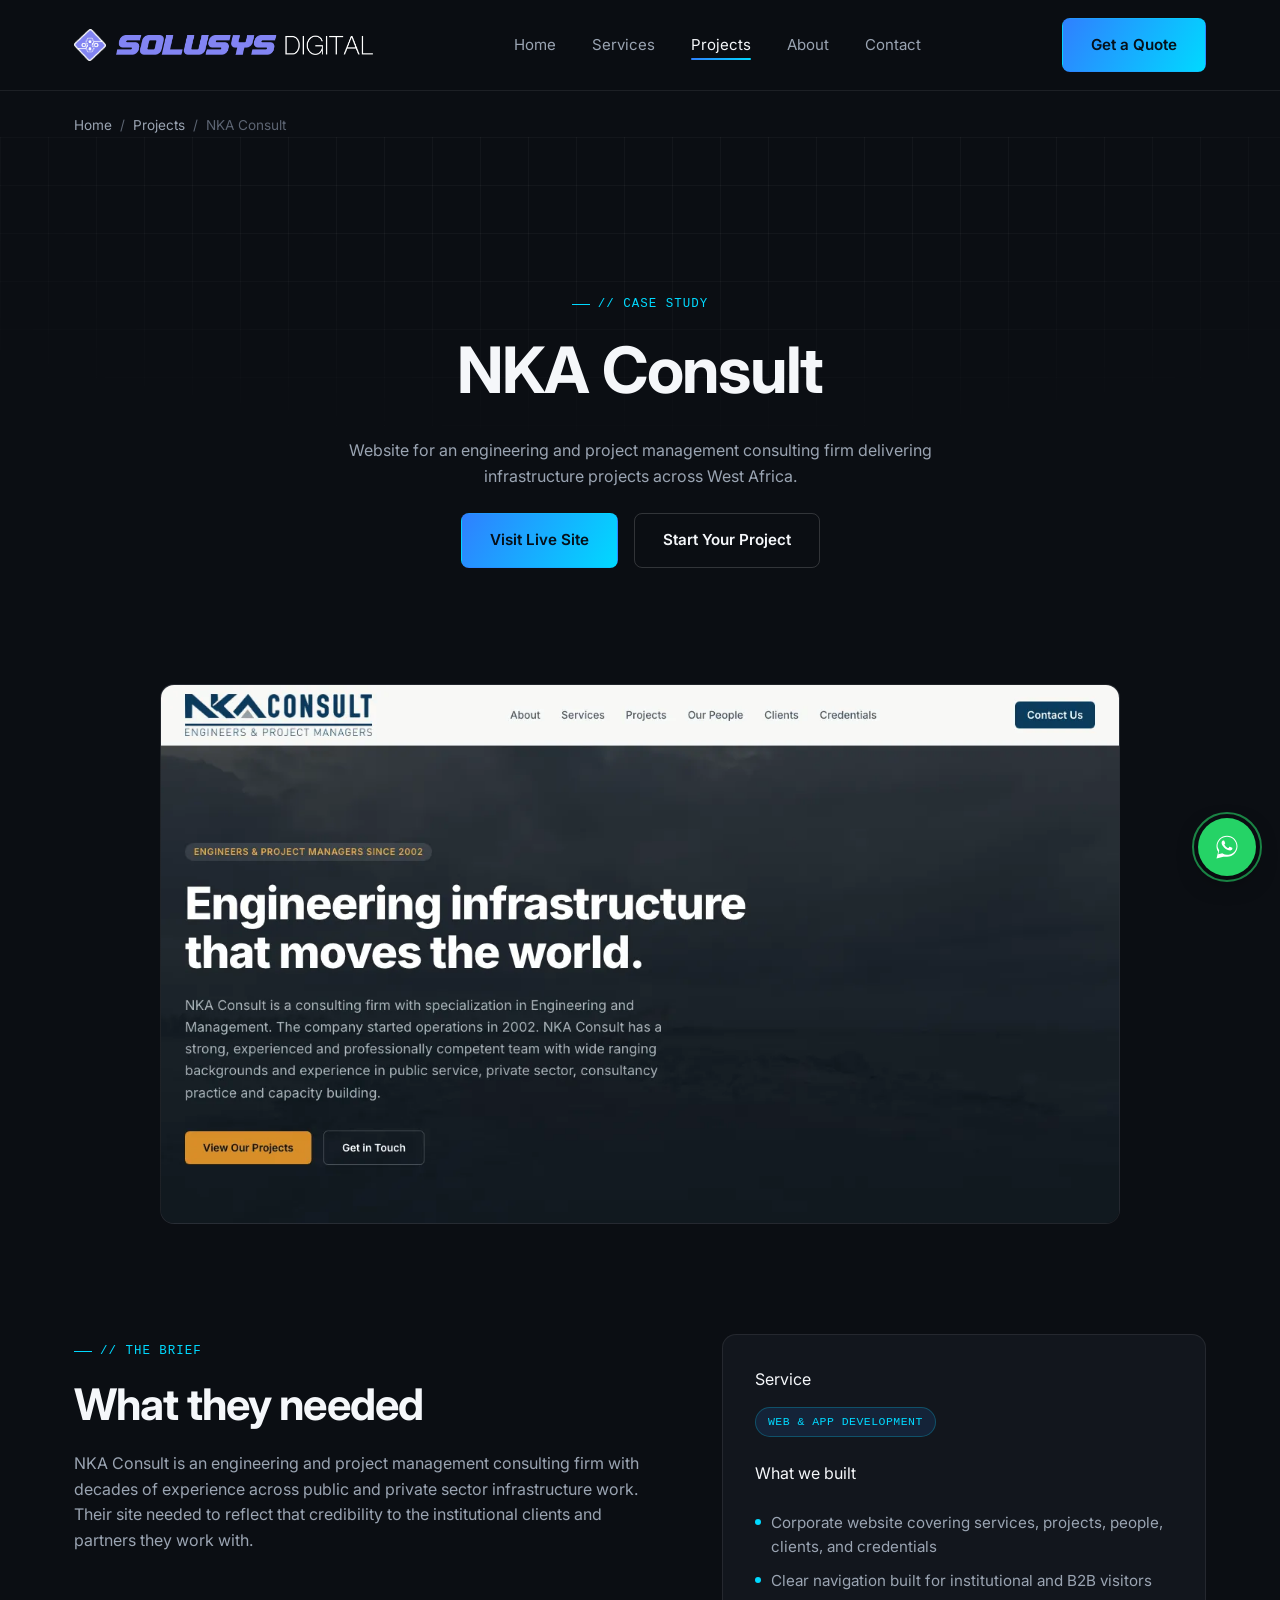
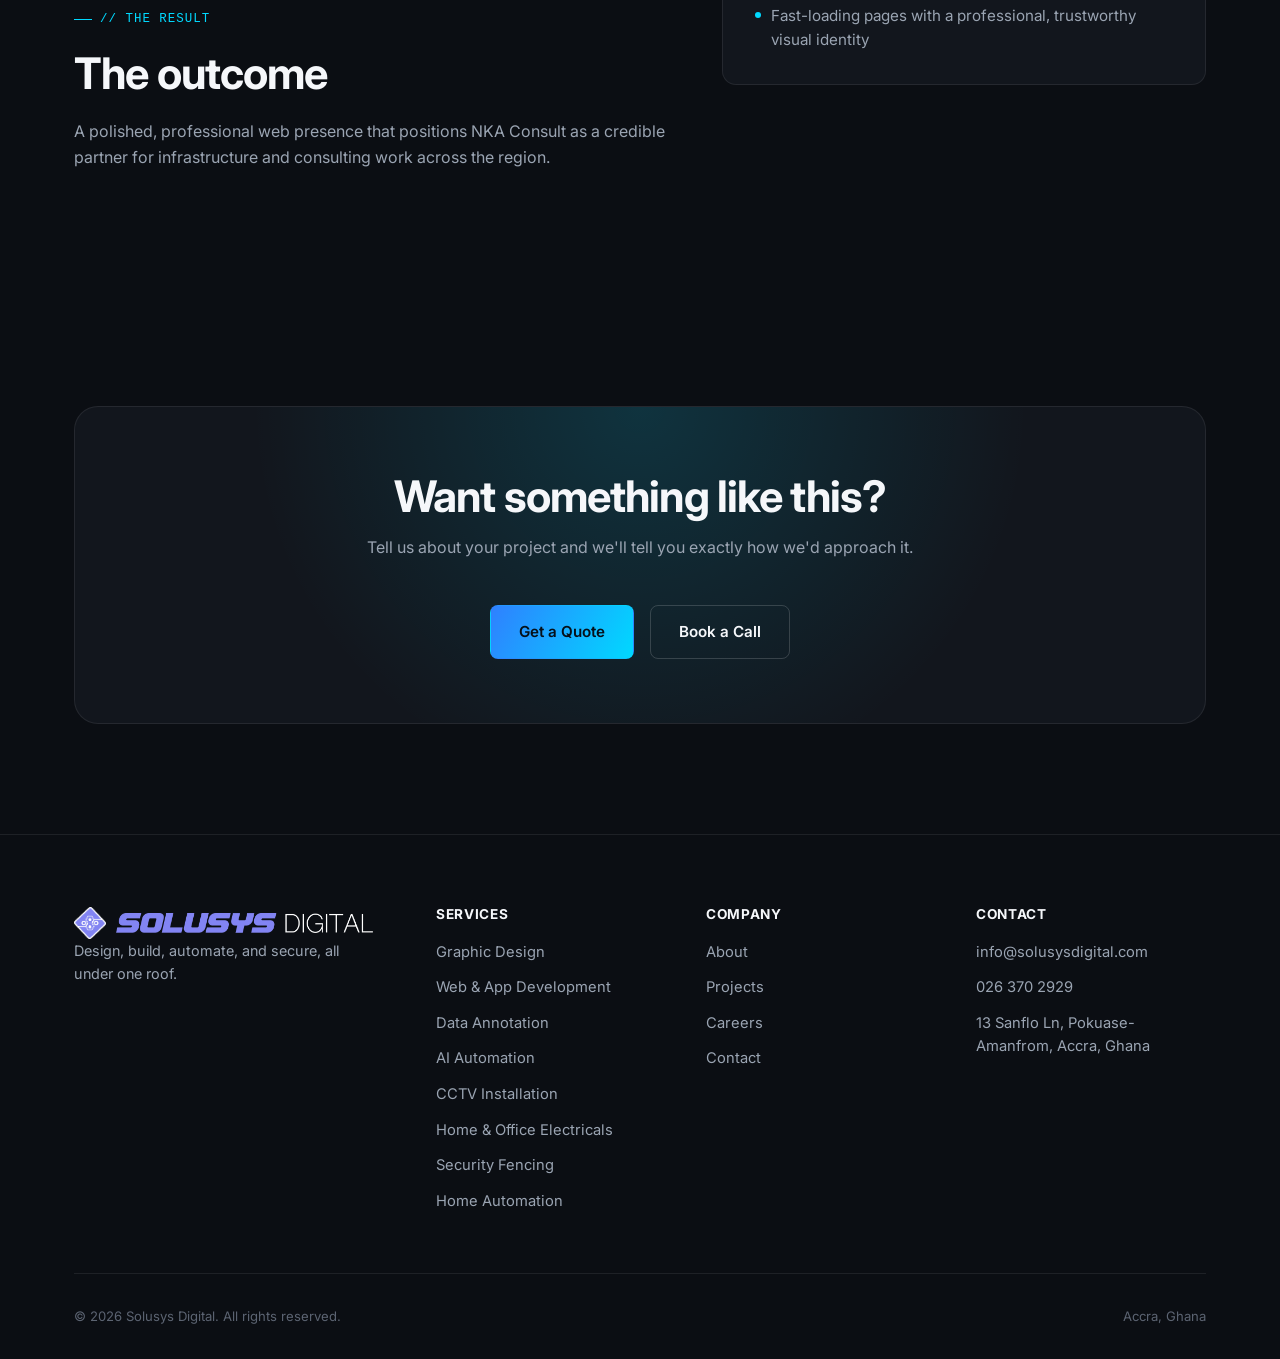
<file: case-studies/nka-consult.html>
<!DOCTYPE html>
<html lang="en">
<head>
<meta charset="UTF-8" />
<meta name="viewport" content="width=device-width, initial-scale=1.0" />
<title>NKA Consult Case Study | Solusys Digital</title>
<meta name="description" content="Website for an engineering and project management consulting firm delivering infrastructure projects across West Africa." />
<link rel="canonical" href="https://solusysdigital.com/case-studies/nka-consult.html" />
<link rel="icon" type="image/png" sizes="32x32" href="../assets/icons/favicon-32x32.png" />
<link rel="icon" type="image/png" sizes="16x16" href="../assets/icons/favicon-16x16.png" />
<link rel="apple-touch-icon" href="../assets/icons/apple-touch-icon.png" />
<link rel="manifest" href="../site.webmanifest" />
<meta property="og:type" content="article" />
<meta property="og:site_name" content="Solusys Digital" />
<meta property="og:title" content="NKA Consult Case Study | Solusys Digital" />
<meta property="og:description" content="Website for an engineering and project management consulting firm delivering infrastructure projects across West Africa." />
<meta property="og:url" content="https://solusysdigital.com/case-studies/nka-consult.html" />
<meta property="og:image" content="https://solusysdigital.com/assets/projects/nkaconsult.webp" />
<meta name="twitter:card" content="summary_large_image" />
<meta name="twitter:title" content="NKA Consult Case Study | Solusys Digital" />
<meta name="twitter:description" content="Website for an engineering and project management consulting firm delivering infrastructure projects across West Africa." />
<meta name="twitter:image" content="https://solusysdigital.com/assets/projects/nkaconsult.webp" />
<link rel="preconnect" href="https://fonts.googleapis.com" />
<link rel="preconnect" href="https://fonts.gstatic.com" crossorigin />
<link href="https://fonts.googleapis.com/css2?family=Inter:wght@400;500;600;700&display=swap" rel="stylesheet" />
<link href="https://api.fontshare.com/v2/css?f[]=satoshi@700,500&display=swap" rel="stylesheet" />
<link rel="stylesheet" href="../css/styles.css" />
<script type="application/ld+json">
{
  "@context": "https://schema.org",
  "@type": "LocalBusiness",
  "name": "Solusys Digital",
  "image": "https://solusysdigital.com/assets/og-image.png",
  "url": "https://solusysdigital.com/",
  "telephone": "+233263702929",
  "email": "info@solusysdigital.com",
  "priceRange": "$$",
  "address": {
    "@type": "PostalAddress",
    "streetAddress": "13 Sanflo Ln, Pokuase-Amanfrom",
    "addressLocality": "Accra",
    "addressCountry": "GH"
  }
}
</script>
<script type="application/ld+json">
{
  "@context": "https://schema.org",
  "@type": "BreadcrumbList",
  "itemListElement": [
    { "@type": "ListItem", "position": 1, "name": "Home", "item": "https://solusysdigital.com/" },
    { "@type": "ListItem", "position": 2, "name": "Projects", "item": "https://solusysdigital.com/projects.html" },
    { "@type": "ListItem", "position": 3, "name": "NKA Consult", "item": "https://solusysdigital.com/case-studies/nka-consult.html" }
  ]
}
</script>
</head>
<body>

<header class="site-header">
  <nav class="nav container">
    <a href="../index.html" class="logo logo-full">
      <img src="../assets/brand/icon.webp" alt="" class="logo-mark" />
      <img src="../assets/brand/wordmark-purple-white.webp" alt="Solusys Digital" class="logo-wordmark" />
    </a>
    <ul class="nav-links">
      <li><a href="../index.html">Home</a></li>
      <li><a href="../services.html">Services</a></li>
      <li><a href="../projects.html" aria-current="page">Projects</a></li>
      <li><a href="../about.html">About</a></li>
      <li><a href="../contact.html">Contact</a></li>
    </ul>
    <div class="nav-actions">
      <a href="../contact.html" class="btn btn-primary">Get a Quote</a>
      <button class="nav-toggle" aria-label="Toggle menu" aria-expanded="false">
        <span></span><span></span><span></span>
      </button>
    </div>
  </nav>
</header>

<main>

  <nav class="breadcrumbs container" aria-label="Breadcrumb">
    <a href="../index.html">Home</a>
    <span>/</span>
    <a href="../projects.html">Projects</a>
    <span>/</span>
    <span aria-current="page">NKA Consult</span>
  </nav>

  <section class="page-hero" style="padding-bottom: 60px;">
    <div class="grid-texture"></div>
    <div class="container section-head center">
      <div class="eyebrow">// CASE STUDY</div>
      <h1>NKA Consult</h1>
      <p>Website for an engineering and project management consulting firm delivering infrastructure projects across West Africa.</p>
      <div class="hero-actions" style="justify-content:center; margin-top:24px;">
        <a href="https://nkaconsult.com/" class="btn btn-primary" target="_blank" rel="noopener">Visit Live Site</a>
        <a href="../contact.html" class="btn btn-ghost">Start Your Project</a>
      </div>
    </div>
  </section>

  <section style="padding-top:0;">
    <div class="container">
      <div class="project-thumb reveal" style="aspect-ratio:16/9; border-radius: var(--radius); border: 1px solid var(--border); max-width: 960px; margin: 0 auto;">
        <img src="../assets/projects/nkaconsult.webp" alt="NKA Consult website screenshot" loading="lazy" style="width:100%; height:100%; object-fit:cover; object-position:top;" />
      </div>
    </div>
  </section>

  <section style="padding-top:0;">
    <div class="container">
      <div class="contact-layout">
        <div class="reveal">
          <div class="eyebrow">// THE BRIEF</div>
          <h2>What they needed</h2>
          <p>NKA Consult is an engineering and project management consulting firm with decades of experience across public and private sector infrastructure work. Their site needed to reflect that credibility to the institutional clients and partners they work with.</p>

          <div class="eyebrow" style="margin-top:40px;">// THE RESULT</div>
          <h2>The outcome</h2>
          <p>A polished, professional web presence that positions NKA Consult as a credible partner for infrastructure and consulting work across the region.</p>
        </div>
        <div class="reveal">
          <div class="contact-info-card">
            <div class="label" style="margin-bottom:14px;">Service</div>
            <span class="tag" style="margin-bottom:24px; display:inline-block;">Web &amp; App Development</span>
            <div class="label" style="margin-bottom:14px;">What we built</div>
            <ul class="deliverables">
              <li>Corporate website covering services, projects, people, clients, and credentials</li>
              <li>Clear navigation built for institutional and B2B visitors</li>
              <li>Fast-loading pages with a professional, trustworthy visual identity</li>
            </ul>
          </div>
        </div>
      </div>
    </div>
  </section>

  <section>
    <div class="container">
      <div class="cta-banner reveal">
        <h2>Want something like this?</h2>
        <p>Tell us about your project and we'll tell you exactly how we'd approach it.</p>
        <div class="hero-actions" style="justify-content:center;">
          <a href="../contact.html" class="btn btn-primary">Get a Quote</a>
          <a href="../contact.html#book-a-call" class="btn btn-ghost">Book a Call</a>
        </div>
      </div>
    </div>
  </section>

</main>

<footer class="site-footer">
  <div class="container">
    <div class="footer-top">
      <div class="footer-col">
        <a href="../index.html" class="logo logo-full">
          <img src="../assets/brand/icon.webp" alt="" class="logo-mark" />
          <img src="../assets/brand/wordmark-purple-white.webp" alt="Solusys Digital" class="logo-wordmark" />
        </a>
        <p>Design, build, automate, and secure, all under one roof.</p>
      </div>
      <div class="footer-col">
        <h4>Services</h4>
        <ul>
          <li><a href="../services.html#graphic-design">Graphic Design</a></li>
          <li><a href="../services.html#web-app-development">Web &amp; App Development</a></li>
          <li><a href="../services.html#data-annotation">Data Annotation</a></li>
          <li><a href="../services.html#ai-automation">AI Automation</a></li>
          <li><a href="../services.html#cctv-installation">CCTV Installation</a></li>
          <li><a href="../services.html#home-office-electricals">Home &amp; Office Electricals</a></li>
          <li><a href="../services.html#security-fencing">Security Fencing</a></li>
          <li><a href="../services.html#home-automation">Home Automation</a></li>
        </ul>
      </div>
      <div class="footer-col">
        <h4>Company</h4>
        <ul>
          <li><a href="../about.html">About</a></li>
          <li><a href="../projects.html">Projects</a></li>
          <li><a href="../careers.html">Careers</a></li>
          <li><a href="../contact.html">Contact</a></li>
        </ul>
      </div>
      <div class="footer-col">
        <h4>Contact</h4>
        <ul>
          <li><a href="mailto:info@solusysdigital.com">info@solusysdigital.com</a></li>
          <li><a href="tel:0263702929">026 370 2929</a></li>
          <li>13 Sanflo Ln, Pokuase-Amanfrom, Accra, Ghana</li>
        </ul>
      </div>
    </div>
    <div class="footer-bottom">
      <span>&copy; 2026 Solusys Digital. All rights reserved.</span>
      Accra, Ghana
    </div>
  </div>
</footer>

<a href="https://wa.me/233263702929?text=Hi%20Solusys%20Digital%2C%20I%27d%20like%20to%20get%20a%20quote." class="whatsapp-fab" target="_blank" rel="noopener" aria-label="Chat with us on WhatsApp">
  <svg viewBox="0 0 32 32" fill="currentColor" width="28" height="28"><path d="M16.001 3C9.373 3 4 8.373 4 15c0 2.34.687 4.523 1.875 6.355L4 29l7.822-1.842A11.94 11.94 0 0 0 16.001 27C22.628 27 28 21.627 28 15S22.628 3 16.001 3zm0 21.818a9.77 9.77 0 0 1-4.98-1.363l-.357-.213-4.64 1.093 1.12-4.522-.232-.37A9.78 9.78 0 0 1 5.182 15c0-5.966 4.853-10.818 10.819-10.818S26.818 9.034 26.818 15 21.966 24.818 16.001 24.818zm5.539-8.147c-.303-.152-1.792-.884-2.07-.985-.278-.101-.48-.152-.682.152-.202.303-.783.985-.96 1.187-.176.202-.353.227-.656.076-.303-.152-1.279-.471-2.436-1.503-.9-.803-1.508-1.796-1.685-2.099-.176-.303-.019-.467.133-.618.136-.136.303-.353.454-.53.152-.176.202-.303.303-.505.101-.202.05-.379-.025-.53-.076-.152-.682-1.646-.934-2.254-.246-.591-.497-.511-.682-.52l-.581-.01c-.202 0-.53.076-.808.379-.278.303-1.06 1.037-1.06 2.53s1.086 2.936 1.238 3.139c.152.202 2.138 3.266 5.181 4.579.724.312 1.289.499 1.729.639.727.231 1.389.198 1.912.12.583-.087 1.792-.733 2.045-1.44.253-.708.253-1.314.177-1.44-.076-.126-.278-.202-.581-.353z"/></svg>
</a>

<script src="../js/main.js"></script>
</body>
</html>
</file>
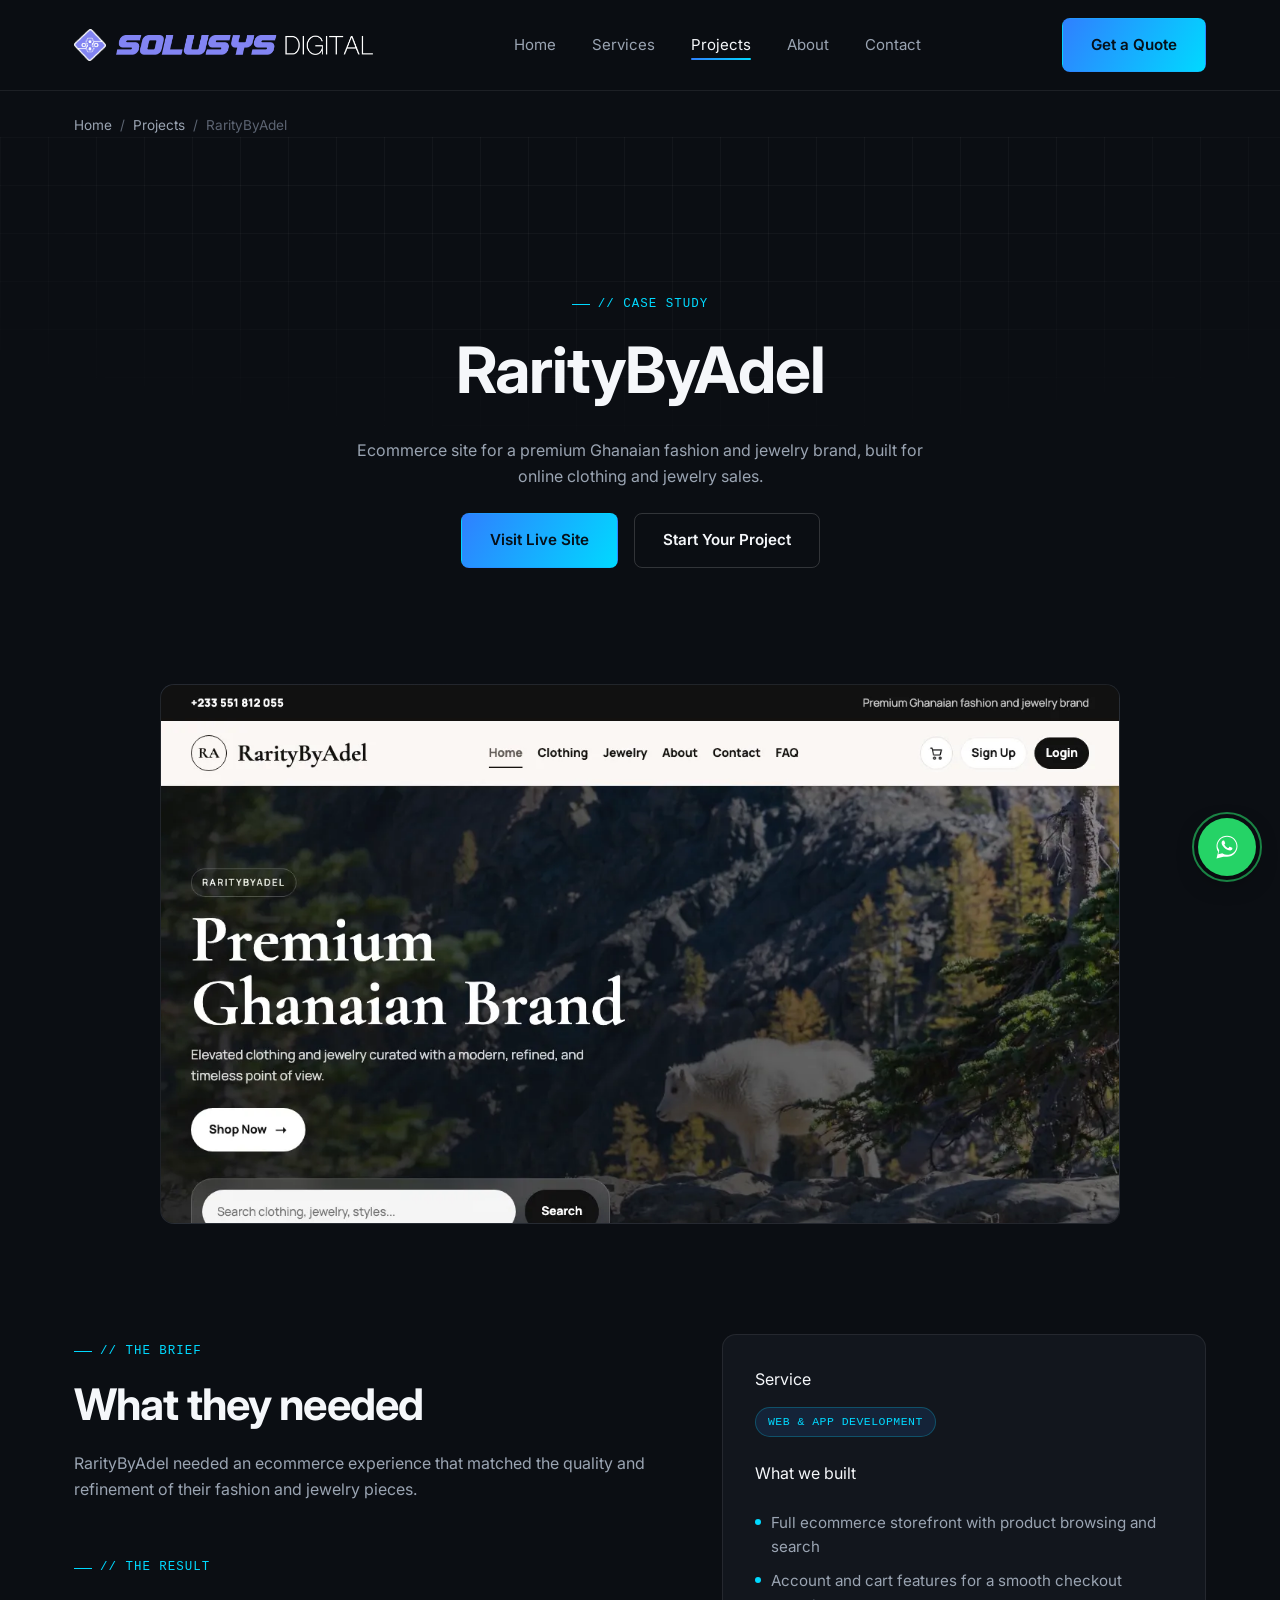
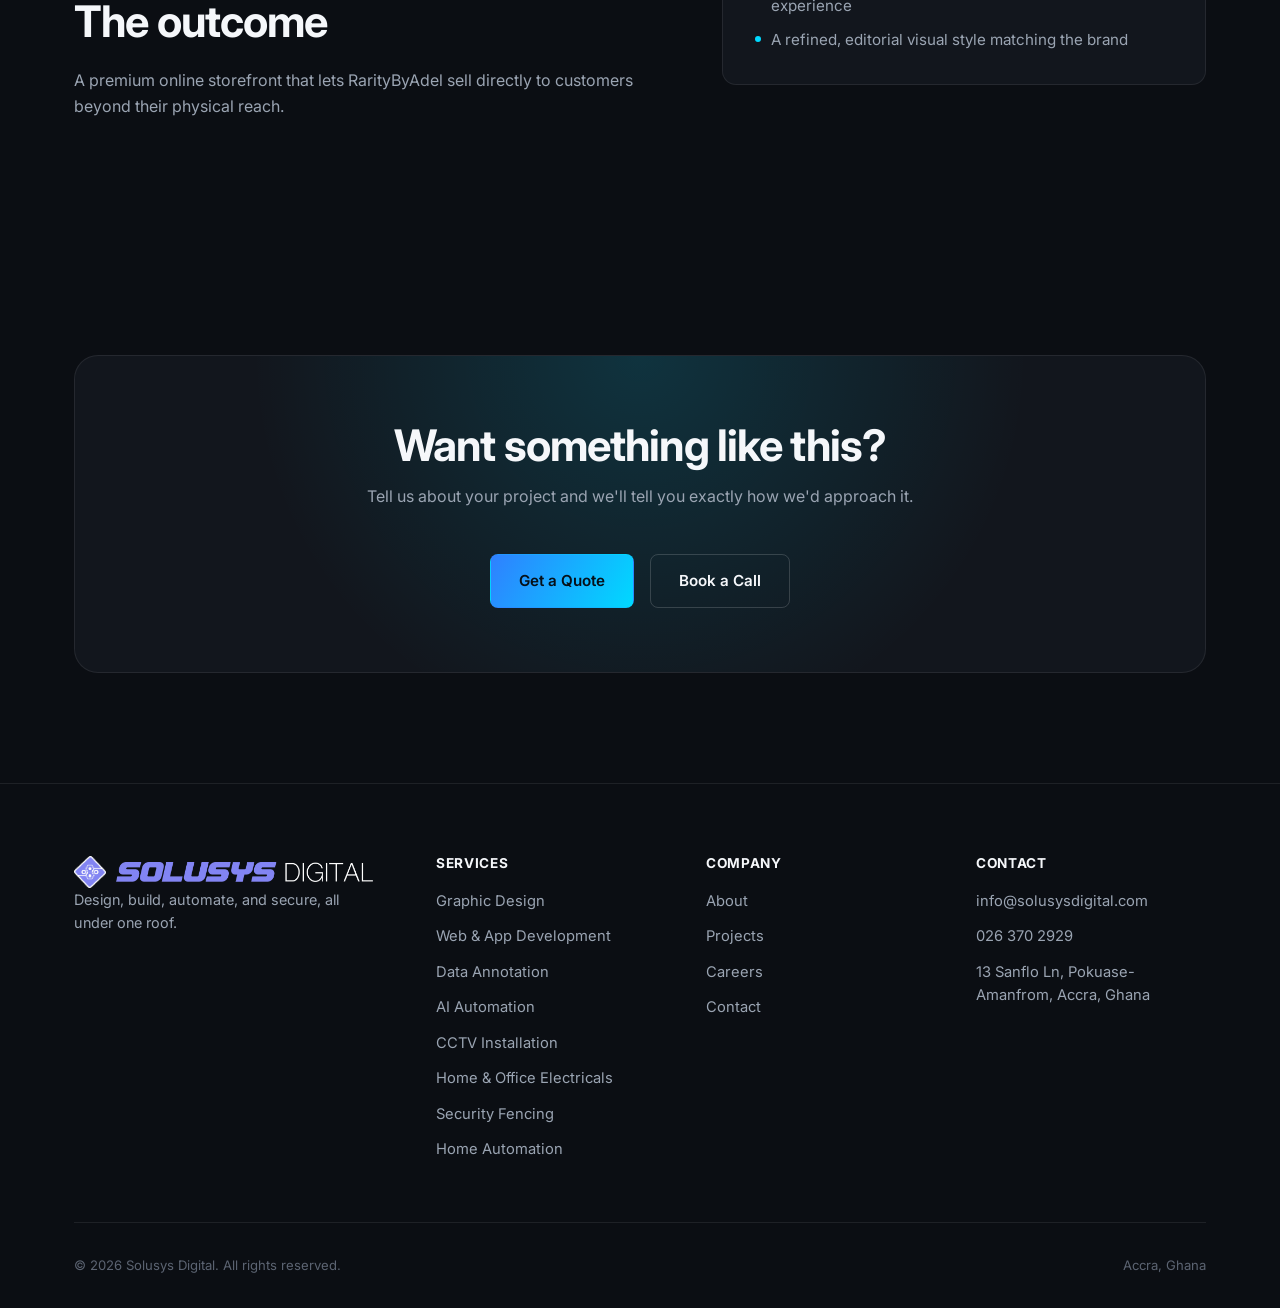
<file: case-studies/raritybyadel.html>
<!DOCTYPE html>
<html lang="en">
<head>
<meta charset="UTF-8" />
<meta name="viewport" content="width=device-width, initial-scale=1.0" />
<title>RarityByAdel Case Study | Solusys Digital</title>
<meta name="description" content="Ecommerce site for a premium Ghanaian fashion and jewelry brand, built for online clothing and jewelry sales." />
<link rel="canonical" href="https://solusysdigital.com/case-studies/raritybyadel.html" />
<link rel="icon" type="image/png" sizes="32x32" href="../assets/icons/favicon-32x32.png" />
<link rel="icon" type="image/png" sizes="16x16" href="../assets/icons/favicon-16x16.png" />
<link rel="apple-touch-icon" href="../assets/icons/apple-touch-icon.png" />
<link rel="manifest" href="../site.webmanifest" />
<meta property="og:type" content="article" />
<meta property="og:site_name" content="Solusys Digital" />
<meta property="og:title" content="RarityByAdel Case Study | Solusys Digital" />
<meta property="og:description" content="Ecommerce site for a premium Ghanaian fashion and jewelry brand, built for online clothing and jewelry sales." />
<meta property="og:url" content="https://solusysdigital.com/case-studies/raritybyadel.html" />
<meta property="og:image" content="https://solusysdigital.com/assets/projects/raritybyadel.webp" />
<meta name="twitter:card" content="summary_large_image" />
<meta name="twitter:title" content="RarityByAdel Case Study | Solusys Digital" />
<meta name="twitter:description" content="Ecommerce site for a premium Ghanaian fashion and jewelry brand, built for online clothing and jewelry sales." />
<meta name="twitter:image" content="https://solusysdigital.com/assets/projects/raritybyadel.webp" />
<link rel="preconnect" href="https://fonts.googleapis.com" />
<link rel="preconnect" href="https://fonts.gstatic.com" crossorigin />
<link href="https://fonts.googleapis.com/css2?family=Inter:wght@400;500;600;700&display=swap" rel="stylesheet" />
<link href="https://api.fontshare.com/v2/css?f[]=satoshi@700,500&display=swap" rel="stylesheet" />
<link rel="stylesheet" href="../css/styles.css" />
<script type="application/ld+json">
{
  "@context": "https://schema.org",
  "@type": "LocalBusiness",
  "name": "Solusys Digital",
  "image": "https://solusysdigital.com/assets/og-image.png",
  "url": "https://solusysdigital.com/",
  "telephone": "+233263702929",
  "email": "info@solusysdigital.com",
  "priceRange": "$$",
  "address": {
    "@type": "PostalAddress",
    "streetAddress": "13 Sanflo Ln, Pokuase-Amanfrom",
    "addressLocality": "Accra",
    "addressCountry": "GH"
  }
}
</script>
<script type="application/ld+json">
{
  "@context": "https://schema.org",
  "@type": "BreadcrumbList",
  "itemListElement": [
    { "@type": "ListItem", "position": 1, "name": "Home", "item": "https://solusysdigital.com/" },
    { "@type": "ListItem", "position": 2, "name": "Projects", "item": "https://solusysdigital.com/projects.html" },
    { "@type": "ListItem", "position": 3, "name": "RarityByAdel", "item": "https://solusysdigital.com/case-studies/raritybyadel.html" }
  ]
}
</script>
</head>
<body>

<header class="site-header">
  <nav class="nav container">
    <a href="../index.html" class="logo logo-full">
      <img src="../assets/brand/icon.webp" alt="" class="logo-mark" />
      <img src="../assets/brand/wordmark-purple-white.webp" alt="Solusys Digital" class="logo-wordmark" />
    </a>
    <ul class="nav-links">
      <li><a href="../index.html">Home</a></li>
      <li><a href="../services.html">Services</a></li>
      <li><a href="../projects.html" aria-current="page">Projects</a></li>
      <li><a href="../about.html">About</a></li>
      <li><a href="../contact.html">Contact</a></li>
    </ul>
    <div class="nav-actions">
      <a href="../contact.html" class="btn btn-primary">Get a Quote</a>
      <button class="nav-toggle" aria-label="Toggle menu" aria-expanded="false">
        <span></span><span></span><span></span>
      </button>
    </div>
  </nav>
</header>

<main>

  <nav class="breadcrumbs container" aria-label="Breadcrumb">
    <a href="../index.html">Home</a>
    <span>/</span>
    <a href="../projects.html">Projects</a>
    <span>/</span>
    <span aria-current="page">RarityByAdel</span>
  </nav>

  <section class="page-hero" style="padding-bottom: 60px;">
    <div class="grid-texture"></div>
    <div class="container section-head center">
      <div class="eyebrow">// CASE STUDY</div>
      <h1>RarityByAdel</h1>
      <p>Ecommerce site for a premium Ghanaian fashion and jewelry brand, built for online clothing and jewelry sales.</p>
      <div class="hero-actions" style="justify-content:center; margin-top:24px;">
        <a href="https://raritybyadel.com/?i=1" class="btn btn-primary" target="_blank" rel="noopener">Visit Live Site</a>
        <a href="../contact.html" class="btn btn-ghost">Start Your Project</a>
      </div>
    </div>
  </section>

  <section style="padding-top:0;">
    <div class="container">
      <div class="project-thumb reveal" style="aspect-ratio:16/9; border-radius: var(--radius); border: 1px solid var(--border); max-width: 960px; margin: 0 auto;">
        <img src="../assets/projects/raritybyadel.webp" alt="RarityByAdel website screenshot" loading="lazy" style="width:100%; height:100%; object-fit:cover; object-position:top;" />
      </div>
    </div>
  </section>

  <section style="padding-top:0;">
    <div class="container">
      <div class="contact-layout">
        <div class="reveal">
          <div class="eyebrow">// THE BRIEF</div>
          <h2>What they needed</h2>
          <p>RarityByAdel needed an ecommerce experience that matched the quality and refinement of their fashion and jewelry pieces.</p>

          <div class="eyebrow" style="margin-top:40px;">// THE RESULT</div>
          <h2>The outcome</h2>
          <p>A premium online storefront that lets RarityByAdel sell directly to customers beyond their physical reach.</p>
        </div>
        <div class="reveal">
          <div class="contact-info-card">
            <div class="label" style="margin-bottom:14px;">Service</div>
            <span class="tag" style="margin-bottom:24px; display:inline-block;">Web &amp; App Development</span>
            <div class="label" style="margin-bottom:14px;">What we built</div>
            <ul class="deliverables">
              <li>Full ecommerce storefront with product browsing and search</li>
              <li>Account and cart features for a smooth checkout experience</li>
              <li>A refined, editorial visual style matching the brand</li>
            </ul>
          </div>
        </div>
      </div>
    </div>
  </section>

  <section>
    <div class="container">
      <div class="cta-banner reveal">
        <h2>Want something like this?</h2>
        <p>Tell us about your project and we'll tell you exactly how we'd approach it.</p>
        <div class="hero-actions" style="justify-content:center;">
          <a href="../contact.html" class="btn btn-primary">Get a Quote</a>
          <a href="../contact.html#book-a-call" class="btn btn-ghost">Book a Call</a>
        </div>
      </div>
    </div>
  </section>

</main>

<footer class="site-footer">
  <div class="container">
    <div class="footer-top">
      <div class="footer-col">
        <a href="../index.html" class="logo logo-full">
          <img src="../assets/brand/icon.webp" alt="" class="logo-mark" />
          <img src="../assets/brand/wordmark-purple-white.webp" alt="Solusys Digital" class="logo-wordmark" />
        </a>
        <p>Design, build, automate, and secure, all under one roof.</p>
      </div>
      <div class="footer-col">
        <h4>Services</h4>
        <ul>
          <li><a href="../services.html#graphic-design">Graphic Design</a></li>
          <li><a href="../services.html#web-app-development">Web &amp; App Development</a></li>
          <li><a href="../services.html#data-annotation">Data Annotation</a></li>
          <li><a href="../services.html#ai-automation">AI Automation</a></li>
          <li><a href="../services.html#cctv-installation">CCTV Installation</a></li>
          <li><a href="../services.html#home-office-electricals">Home &amp; Office Electricals</a></li>
          <li><a href="../services.html#security-fencing">Security Fencing</a></li>
          <li><a href="../services.html#home-automation">Home Automation</a></li>
        </ul>
      </div>
      <div class="footer-col">
        <h4>Company</h4>
        <ul>
          <li><a href="../about.html">About</a></li>
          <li><a href="../projects.html">Projects</a></li>
          <li><a href="../careers.html">Careers</a></li>
          <li><a href="../contact.html">Contact</a></li>
        </ul>
      </div>
      <div class="footer-col">
        <h4>Contact</h4>
        <ul>
          <li><a href="mailto:info@solusysdigital.com">info@solusysdigital.com</a></li>
          <li><a href="tel:0263702929">026 370 2929</a></li>
          <li>13 Sanflo Ln, Pokuase-Amanfrom, Accra, Ghana</li>
        </ul>
      </div>
    </div>
    <div class="footer-bottom">
      <span>&copy; 2026 Solusys Digital. All rights reserved.</span>
      Accra, Ghana
    </div>
  </div>
</footer>

<a href="https://wa.me/233263702929?text=Hi%20Solusys%20Digital%2C%20I%27d%20like%20to%20get%20a%20quote." class="whatsapp-fab" target="_blank" rel="noopener" aria-label="Chat with us on WhatsApp">
  <svg viewBox="0 0 32 32" fill="currentColor" width="28" height="28"><path d="M16.001 3C9.373 3 4 8.373 4 15c0 2.34.687 4.523 1.875 6.355L4 29l7.822-1.842A11.94 11.94 0 0 0 16.001 27C22.628 27 28 21.627 28 15S22.628 3 16.001 3zm0 21.818a9.77 9.77 0 0 1-4.98-1.363l-.357-.213-4.64 1.093 1.12-4.522-.232-.37A9.78 9.78 0 0 1 5.182 15c0-5.966 4.853-10.818 10.819-10.818S26.818 9.034 26.818 15 21.966 24.818 16.001 24.818zm5.539-8.147c-.303-.152-1.792-.884-2.07-.985-.278-.101-.48-.152-.682.152-.202.303-.783.985-.96 1.187-.176.202-.353.227-.656.076-.303-.152-1.279-.471-2.436-1.503-.9-.803-1.508-1.796-1.685-2.099-.176-.303-.019-.467.133-.618.136-.136.303-.353.454-.53.152-.176.202-.303.303-.505.101-.202.05-.379-.025-.53-.076-.152-.682-1.646-.934-2.254-.246-.591-.497-.511-.682-.52l-.581-.01c-.202 0-.53.076-.808.379-.278.303-1.06 1.037-1.06 2.53s1.086 2.936 1.238 3.139c.152.202 2.138 3.266 5.181 4.579.724.312 1.289.499 1.729.639.727.231 1.389.198 1.912.12.583-.087 1.792-.733 2.045-1.44.253-.708.253-1.314.177-1.44-.076-.126-.278-.202-.581-.353z"/></svg>
</a>

<script src="../js/main.js"></script>
</body>
</html>
</file>
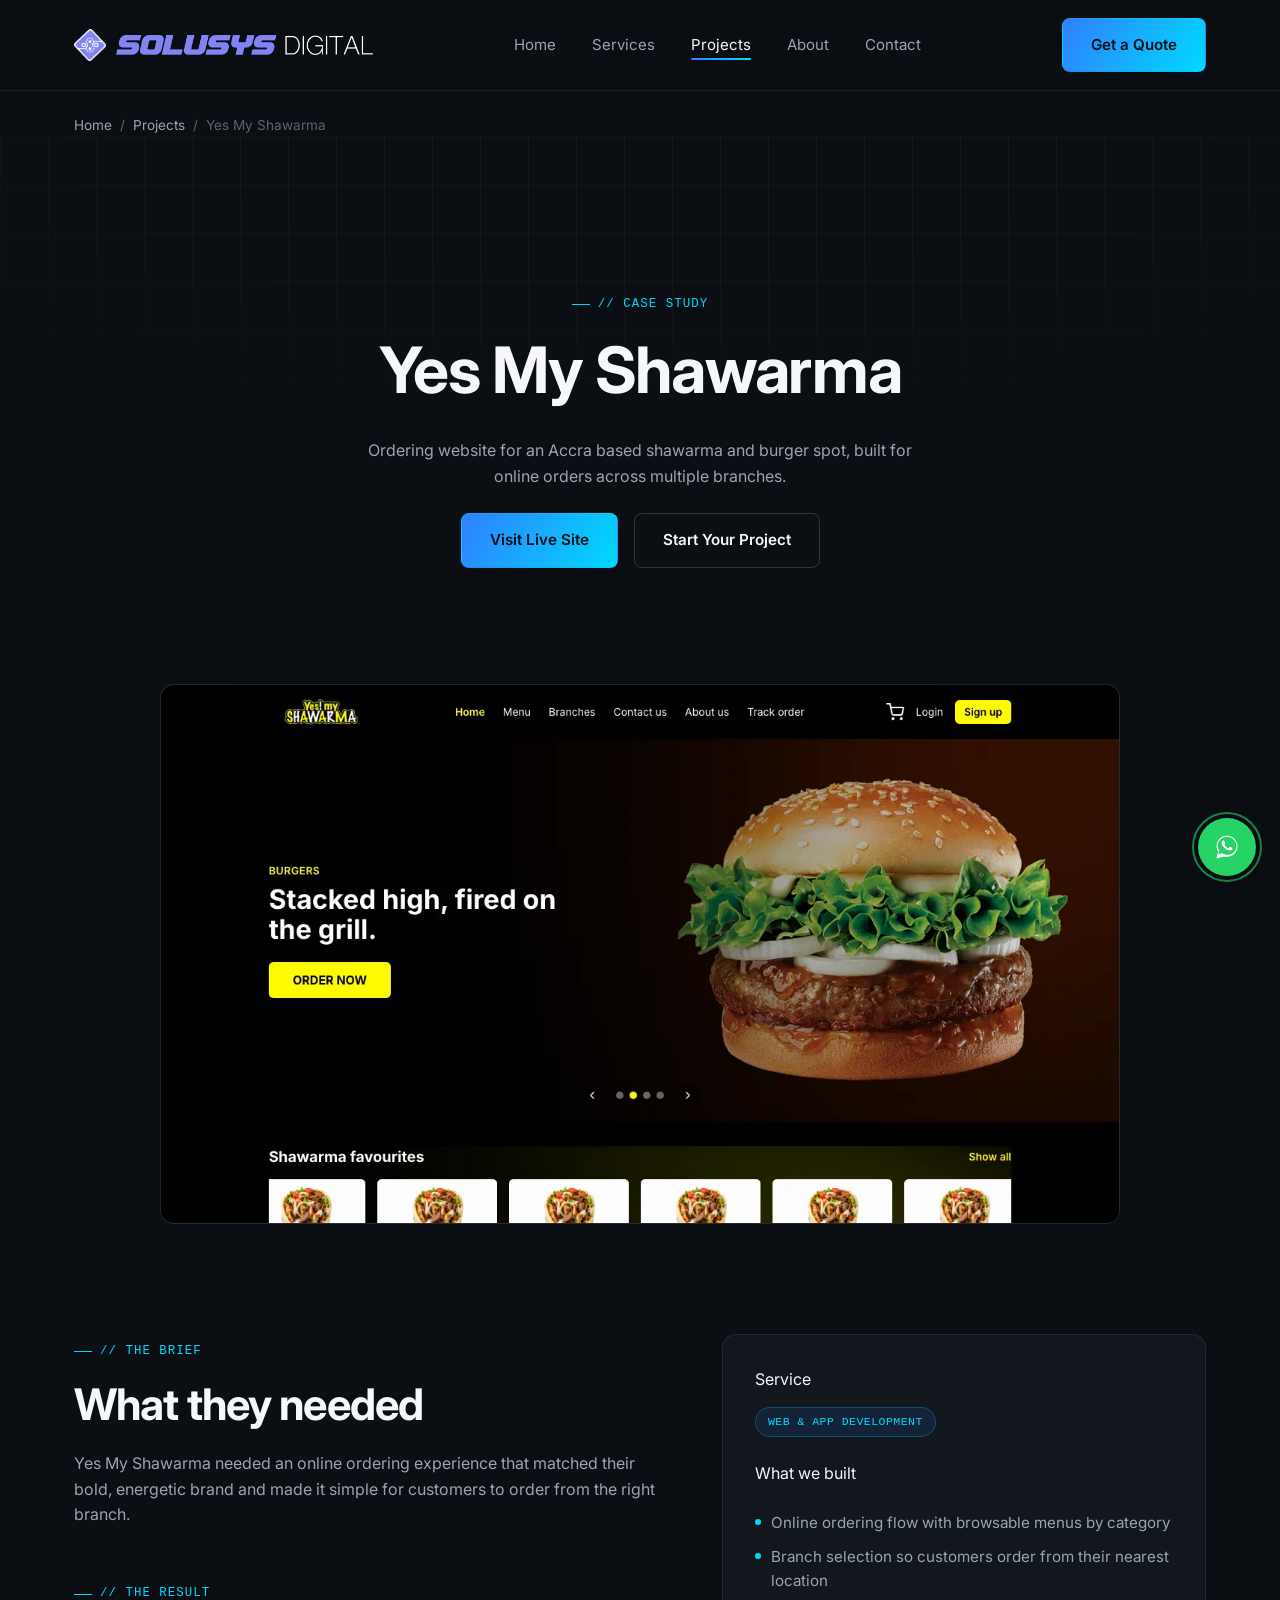
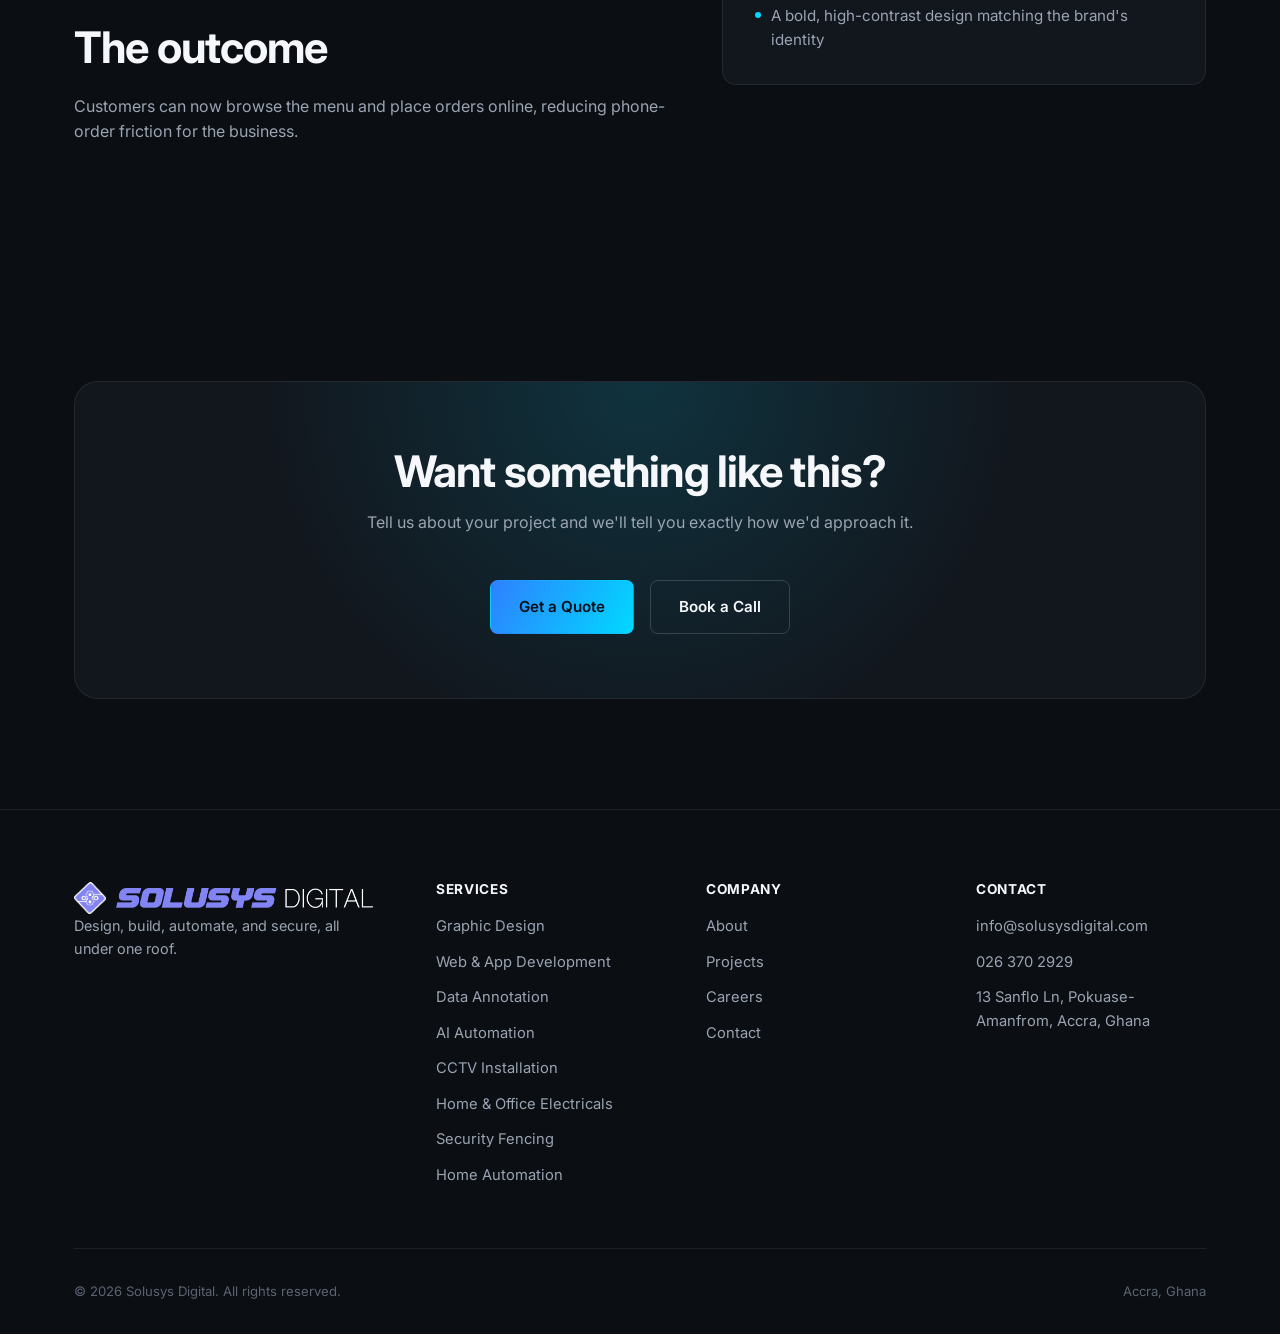
<file: case-studies/yes-my-shawarma.html>
<!DOCTYPE html>
<html lang="en">
<head>
<meta charset="UTF-8" />
<meta name="viewport" content="width=device-width, initial-scale=1.0" />
<title>Yes My Shawarma Case Study | Solusys Digital</title>
<meta name="description" content="Ordering website for an Accra based shawarma and burger spot, built for online orders across multiple branches." />
<link rel="canonical" href="https://solusysdigital.com/case-studies/yes-my-shawarma.html" />
<link rel="icon" type="image/png" sizes="32x32" href="../assets/icons/favicon-32x32.png" />
<link rel="icon" type="image/png" sizes="16x16" href="../assets/icons/favicon-16x16.png" />
<link rel="apple-touch-icon" href="../assets/icons/apple-touch-icon.png" />
<link rel="manifest" href="../site.webmanifest" />
<meta property="og:type" content="article" />
<meta property="og:site_name" content="Solusys Digital" />
<meta property="og:title" content="Yes My Shawarma Case Study | Solusys Digital" />
<meta property="og:description" content="Ordering website for an Accra based shawarma and burger spot, built for online orders across multiple branches." />
<meta property="og:url" content="https://solusysdigital.com/case-studies/yes-my-shawarma.html" />
<meta property="og:image" content="https://solusysdigital.com/assets/projects/yesmyshawarma.webp" />
<meta name="twitter:card" content="summary_large_image" />
<meta name="twitter:title" content="Yes My Shawarma Case Study | Solusys Digital" />
<meta name="twitter:description" content="Ordering website for an Accra based shawarma and burger spot, built for online orders across multiple branches." />
<meta name="twitter:image" content="https://solusysdigital.com/assets/projects/yesmyshawarma.webp" />
<link rel="preconnect" href="https://fonts.googleapis.com" />
<link rel="preconnect" href="https://fonts.gstatic.com" crossorigin />
<link href="https://fonts.googleapis.com/css2?family=Inter:wght@400;500;600;700&display=swap" rel="stylesheet" />
<link href="https://api.fontshare.com/v2/css?f[]=satoshi@700,500&display=swap" rel="stylesheet" />
<link rel="stylesheet" href="../css/styles.css" />
<script type="application/ld+json">
{
  "@context": "https://schema.org",
  "@type": "LocalBusiness",
  "name": "Solusys Digital",
  "image": "https://solusysdigital.com/assets/og-image.png",
  "url": "https://solusysdigital.com/",
  "telephone": "+233263702929",
  "email": "info@solusysdigital.com",
  "priceRange": "$$",
  "address": {
    "@type": "PostalAddress",
    "streetAddress": "13 Sanflo Ln, Pokuase-Amanfrom",
    "addressLocality": "Accra",
    "addressCountry": "GH"
  }
}
</script>
<script type="application/ld+json">
{
  "@context": "https://schema.org",
  "@type": "BreadcrumbList",
  "itemListElement": [
    { "@type": "ListItem", "position": 1, "name": "Home", "item": "https://solusysdigital.com/" },
    { "@type": "ListItem", "position": 2, "name": "Projects", "item": "https://solusysdigital.com/projects.html" },
    { "@type": "ListItem", "position": 3, "name": "Yes My Shawarma", "item": "https://solusysdigital.com/case-studies/yes-my-shawarma.html" }
  ]
}
</script>
</head>
<body>

<header class="site-header">
  <nav class="nav container">
    <a href="../index.html" class="logo logo-full">
      <img src="../assets/brand/icon.webp" alt="" class="logo-mark" />
      <img src="../assets/brand/wordmark-purple-white.webp" alt="Solusys Digital" class="logo-wordmark" />
    </a>
    <ul class="nav-links">
      <li><a href="../index.html">Home</a></li>
      <li><a href="../services.html">Services</a></li>
      <li><a href="../projects.html" aria-current="page">Projects</a></li>
      <li><a href="../about.html">About</a></li>
      <li><a href="../contact.html">Contact</a></li>
    </ul>
    <div class="nav-actions">
      <a href="../contact.html" class="btn btn-primary">Get a Quote</a>
      <button class="nav-toggle" aria-label="Toggle menu" aria-expanded="false">
        <span></span><span></span><span></span>
      </button>
    </div>
  </nav>
</header>

<main>

  <nav class="breadcrumbs container" aria-label="Breadcrumb">
    <a href="../index.html">Home</a>
    <span>/</span>
    <a href="../projects.html">Projects</a>
    <span>/</span>
    <span aria-current="page">Yes My Shawarma</span>
  </nav>

  <section class="page-hero" style="padding-bottom: 60px;">
    <div class="grid-texture"></div>
    <div class="container section-head center">
      <div class="eyebrow">// CASE STUDY</div>
      <h1>Yes My Shawarma</h1>
      <p>Ordering website for an Accra based shawarma and burger spot, built for online orders across multiple branches.</p>
      <div class="hero-actions" style="justify-content:center; margin-top:24px;">
        <a href="https://yesmyshawarma.com/" class="btn btn-primary" target="_blank" rel="noopener">Visit Live Site</a>
        <a href="../contact.html" class="btn btn-ghost">Start Your Project</a>
      </div>
    </div>
  </section>

  <section style="padding-top:0;">
    <div class="container">
      <div class="project-thumb reveal" style="aspect-ratio:16/9; border-radius: var(--radius); border: 1px solid var(--border); max-width: 960px; margin: 0 auto;">
        <img src="../assets/projects/yesmyshawarma.webp" alt="Yes My Shawarma website screenshot" loading="lazy" style="width:100%; height:100%; object-fit:cover; object-position:top;" />
      </div>
    </div>
  </section>

  <section style="padding-top:0;">
    <div class="container">
      <div class="contact-layout">
        <div class="reveal">
          <div class="eyebrow">// THE BRIEF</div>
          <h2>What they needed</h2>
          <p>Yes My Shawarma needed an online ordering experience that matched their bold, energetic brand and made it simple for customers to order from the right branch.</p>

          <div class="eyebrow" style="margin-top:40px;">// THE RESULT</div>
          <h2>The outcome</h2>
          <p>Customers can now browse the menu and place orders online, reducing phone-order friction for the business.</p>
        </div>
        <div class="reveal">
          <div class="contact-info-card">
            <div class="label" style="margin-bottom:14px;">Service</div>
            <span class="tag" style="margin-bottom:24px; display:inline-block;">Web &amp; App Development</span>
            <div class="label" style="margin-bottom:14px;">What we built</div>
            <ul class="deliverables">
              <li>Online ordering flow with browsable menus by category</li>
              <li>Branch selection so customers order from their nearest location</li>
              <li>A bold, high-contrast design matching the brand's identity</li>
            </ul>
          </div>
        </div>
      </div>
    </div>
  </section>

  <section>
    <div class="container">
      <div class="cta-banner reveal">
        <h2>Want something like this?</h2>
        <p>Tell us about your project and we'll tell you exactly how we'd approach it.</p>
        <div class="hero-actions" style="justify-content:center;">
          <a href="../contact.html" class="btn btn-primary">Get a Quote</a>
          <a href="../contact.html#book-a-call" class="btn btn-ghost">Book a Call</a>
        </div>
      </div>
    </div>
  </section>

</main>

<footer class="site-footer">
  <div class="container">
    <div class="footer-top">
      <div class="footer-col">
        <a href="../index.html" class="logo logo-full">
          <img src="../assets/brand/icon.webp" alt="" class="logo-mark" />
          <img src="../assets/brand/wordmark-purple-white.webp" alt="Solusys Digital" class="logo-wordmark" />
        </a>
        <p>Design, build, automate, and secure, all under one roof.</p>
      </div>
      <div class="footer-col">
        <h4>Services</h4>
        <ul>
          <li><a href="../services.html#graphic-design">Graphic Design</a></li>
          <li><a href="../services.html#web-app-development">Web &amp; App Development</a></li>
          <li><a href="../services.html#data-annotation">Data Annotation</a></li>
          <li><a href="../services.html#ai-automation">AI Automation</a></li>
          <li><a href="../services.html#cctv-installation">CCTV Installation</a></li>
          <li><a href="../services.html#home-office-electricals">Home &amp; Office Electricals</a></li>
          <li><a href="../services.html#security-fencing">Security Fencing</a></li>
          <li><a href="../services.html#home-automation">Home Automation</a></li>
        </ul>
      </div>
      <div class="footer-col">
        <h4>Company</h4>
        <ul>
          <li><a href="../about.html">About</a></li>
          <li><a href="../projects.html">Projects</a></li>
          <li><a href="../careers.html">Careers</a></li>
          <li><a href="../contact.html">Contact</a></li>
        </ul>
      </div>
      <div class="footer-col">
        <h4>Contact</h4>
        <ul>
          <li><a href="mailto:info@solusysdigital.com">info@solusysdigital.com</a></li>
          <li><a href="tel:0263702929">026 370 2929</a></li>
          <li>13 Sanflo Ln, Pokuase-Amanfrom, Accra, Ghana</li>
        </ul>
      </div>
    </div>
    <div class="footer-bottom">
      <span>&copy; 2026 Solusys Digital. All rights reserved.</span>
      Accra, Ghana
    </div>
  </div>
</footer>

<a href="https://wa.me/233263702929?text=Hi%20Solusys%20Digital%2C%20I%27d%20like%20to%20get%20a%20quote." class="whatsapp-fab" target="_blank" rel="noopener" aria-label="Chat with us on WhatsApp">
  <svg viewBox="0 0 32 32" fill="currentColor" width="28" height="28"><path d="M16.001 3C9.373 3 4 8.373 4 15c0 2.34.687 4.523 1.875 6.355L4 29l7.822-1.842A11.94 11.94 0 0 0 16.001 27C22.628 27 28 21.627 28 15S22.628 3 16.001 3zm0 21.818a9.77 9.77 0 0 1-4.98-1.363l-.357-.213-4.64 1.093 1.12-4.522-.232-.37A9.78 9.78 0 0 1 5.182 15c0-5.966 4.853-10.818 10.819-10.818S26.818 9.034 26.818 15 21.966 24.818 16.001 24.818zm5.539-8.147c-.303-.152-1.792-.884-2.07-.985-.278-.101-.48-.152-.682.152-.202.303-.783.985-.96 1.187-.176.202-.353.227-.656.076-.303-.152-1.279-.471-2.436-1.503-.9-.803-1.508-1.796-1.685-2.099-.176-.303-.019-.467.133-.618.136-.136.303-.353.454-.53.152-.176.202-.303.303-.505.101-.202.05-.379-.025-.53-.076-.152-.682-1.646-.934-2.254-.246-.591-.497-.511-.682-.52l-.581-.01c-.202 0-.53.076-.808.379-.278.303-1.06 1.037-1.06 2.53s1.086 2.936 1.238 3.139c.152.202 2.138 3.266 5.181 4.579.724.312 1.289.499 1.729.639.727.231 1.389.198 1.912.12.583-.087 1.792-.733 2.045-1.44.253-.708.253-1.314.177-1.44-.076-.126-.278-.202-.581-.353z"/></svg>
</a>

<script src="../js/main.js"></script>
</body>
</html>
</file>
<file: css/styles.css>
/* ==========================================================================
   Solusys Digital: Design Tokens and Base
   ========================================================================== */

:root {
  --bg: #0b0e13;
  --bg-elevated: #12161d;
  --bg-elevated-2: #171c25;
  --border: rgba(255, 255, 255, 0.08);
  --border-strong: rgba(255, 255, 255, 0.16);

  --text: #f5f7fa;
  --text-muted: #9aa4b2;
  --text-faint: #5c6472;

  --accent: #2f80ff;
  --accent-2: #00d9ff;
  --gradient: linear-gradient(120deg, var(--accent), var(--accent-2));

  --danger: #ff5c5c;
  --success: #34d399;

  --font-head: "Satoshi", "General Sans", "Inter", -apple-system, sans-serif;
  --font-body: "Inter", -apple-system, BlinkMacSystemFont, "Segoe UI", sans-serif;
  --font-mono: "IBM Plex Mono", "SF Mono", Consolas, monospace;

  --container: 1180px;
  --radius: 14px;
  --radius-sm: 8px;

  --ease: cubic-bezier(0.16, 1, 0.3, 1);
}

*,
*::before,
*::after {
  box-sizing: border-box;
}

html {
  scroll-behavior: smooth;
}

body {
  margin: 0;
  background: var(--bg);
  color: var(--text);
  font-family: var(--font-body);
  font-size: 16px;
  line-height: 1.6;
  -webkit-font-smoothing: antialiased;
  overflow-x: hidden;
}

img {
  max-width: 100%;
  display: block;
}

a {
  color: inherit;
  text-decoration: none;
}

ul {
  list-style: none;
  margin: 0;
  padding: 0;
}

h1,
h2,
h3,
h4 {
  font-family: var(--font-head);
  font-weight: 700;
  line-height: 1.15;
  margin: 0 0 0.5em;
  letter-spacing: -0.02em;
}

h1 {
  font-size: clamp(2.4rem, 5vw, 4.2rem);
}

h2 {
  font-size: clamp(1.9rem, 3.4vw, 2.8rem);
}

h3 {
  font-size: 1.3rem;
}

p {
  margin: 0 0 1em;
  color: var(--text-muted);
}

.container {
  max-width: var(--container);
  margin: 0 auto;
  padding: 0 24px;
}

section {
  position: relative;
  padding: 110px 0;
}

@media (max-width: 720px) {
  section {
    padding: 72px 0;
  }
}

/* Background grid texture ================================================ */

.grid-texture {
  position: absolute;
  inset: 0;
  background-image: linear-gradient(rgba(255, 255, 255, 0.035) 1px, transparent 1px),
    linear-gradient(90deg, rgba(255, 255, 255, 0.035) 1px, transparent 1px);
  background-size: 48px 48px;
  mask-image: radial-gradient(ellipse 80% 60% at 50% 0%, #000 40%, transparent 100%);
  pointer-events: none;
  z-index: 0;
}

/* Section label ============================================================ */

.eyebrow {
  display: inline-flex;
  align-items: center;
  gap: 8px;
  font-family: var(--font-mono);
  font-size: 0.78rem;
  letter-spacing: 0.08em;
  color: var(--accent-2);
  text-transform: uppercase;
  margin-bottom: 18px;
}

.eyebrow::before {
  content: "";
  width: 18px;
  height: 1px;
  background: var(--accent-2);
}

.section-head {
  max-width: 640px;
  margin-bottom: 56px;
}

.section-head.center {
  margin-left: auto;
  margin-right: auto;
  text-align: center;
}

/* Buttons ================================================================== */

.btn {
  display: inline-flex;
  align-items: center;
  justify-content: center;
  gap: 8px;
  padding: 14px 28px;
  border-radius: var(--radius-sm);
  font-family: var(--font-body);
  font-weight: 600;
  font-size: 0.95rem;
  border: 1px solid transparent;
  cursor: pointer;
  transition: transform 0.25s var(--ease), box-shadow 0.25s var(--ease), background 0.25s var(--ease), border-color 0.25s var(--ease);
  white-space: nowrap;
  position: relative;
  overflow: hidden;
}

.btn[hidden] {
  display: none;
}

.btn::before {
  content: "";
  position: absolute;
  top: 0;
  left: -60%;
  width: 40%;
  height: 100%;
  background: linear-gradient(120deg, transparent, rgba(255, 255, 255, 0.35), transparent);
  transform: skewX(-20deg);
  transition: left 0.6s var(--ease);
  pointer-events: none;
}

.btn:hover::before {
  left: 130%;
}

.btn-primary {
  background: var(--gradient);
  color: #061019;
}

.btn-primary:hover {
  transform: translateY(-2px);
  box-shadow: 0 12px 32px -8px rgba(47, 128, 255, 0.55);
}

.btn-ghost {
  background: transparent;
  color: var(--text);
  border-color: var(--border-strong);
}

.btn-ghost:hover {
  border-color: var(--accent-2);
  color: var(--accent-2);
  transform: translateY(-2px);
}

.btn-block {
  width: 100%;
}

/* ==========================================================================
   Header / Nav
   ========================================================================== */

.site-header {
  position: sticky;
  top: 0;
  z-index: 100;
  background: rgba(11, 14, 19, 0.75);
  backdrop-filter: blur(14px);
  border-bottom: 1px solid var(--border);
}

.nav {
  display: flex;
  align-items: center;
  justify-content: space-between;
  padding: 18px 24px;
}

.logo {
  font-family: var(--font-head);
  font-size: 1.25rem;
  font-weight: 700;
  letter-spacing: -0.01em;
  display: flex;
  align-items: center;
  gap: 10px;
}

.logo-mark {
  width: 32px;
  height: 32px;
  object-fit: contain;
  flex-shrink: 0;
}

.logo-wordmark {
  height: 20px;
  width: auto;
  object-fit: contain;
  display: block;
}

@media (max-width: 640px) {
  .logo-mark {
    width: 24px;
    height: 24px;
  }

  .logo-wordmark {
    height: 14px;
  }
}

.nav-links {
  display: flex;
  align-items: center;
  gap: 36px;
}

.nav-links a {
  font-size: 0.94rem;
  color: var(--text-muted);
  transition: color 0.2s;
  position: relative;
}

.nav-links a:hover,
.nav-links a[aria-current="page"] {
  color: var(--text);
}

.nav-links a::after {
  content: "";
  position: absolute;
  left: 0;
  right: 0;
  bottom: -6px;
  height: 2px;
  background: var(--gradient);
  border-radius: 2px;
  transform: scaleX(0);
  transform-origin: left;
  transition: transform 0.3s var(--ease);
}

.nav-links a:hover::after,
.nav-links a[aria-current="page"]::after {
  transform: scaleX(1);
}

.nav-actions {
  display: flex;
  align-items: center;
  gap: 18px;
}

.nav-toggle {
  display: none;
  flex-direction: column;
  gap: 5px;
  background: none;
  border: none;
  cursor: pointer;
  padding: 6px;
}

.nav-toggle span {
  width: 22px;
  height: 2px;
  background: var(--text);
  border-radius: 2px;
  transition: transform 0.25s var(--ease), opacity 0.25s var(--ease);
}

@media (max-width: 860px) {
  .nav-links {
    position: fixed;
    top: 65px;
    left: 0;
    right: 0;
    flex-direction: column;
    align-items: flex-start;
    gap: 0;
    background: var(--bg-elevated);
    border-bottom: 1px solid var(--border);
    padding: 8px 24px 20px;
    transform: translateY(-8px);
    opacity: 0;
    visibility: hidden;
    transition: all 0.25s var(--ease);
  }

  .nav-links.open {
    transform: translateY(0);
    opacity: 1;
    visibility: visible;
  }

  .nav-links a {
    width: 100%;
    padding: 14px 0;
    border-bottom: 1px solid var(--border);
  }

  .nav-actions .btn {
    display: none;
  }

  .nav-toggle {
    display: flex;
  }

  .nav-toggle.open span:nth-child(1) {
    transform: translateY(7px) rotate(45deg);
  }

  .nav-toggle.open span:nth-child(2) {
    opacity: 0;
  }

  .nav-toggle.open span:nth-child(3) {
    transform: translateY(-7px) rotate(-45deg);
  }

  .nav-links a[aria-current="page"]::after {
    content: none;
  }
}

/* ==========================================================================
   Hero
   ========================================================================== */

.hero {
  position: relative;
  padding: 140px 0 120px;
  overflow: hidden;
}

.hero-inner {
  position: relative;
  z-index: 1;
  max-width: 760px;
}

/* Resting (pre-reveal) state only — js/main.js's initIntroSequence() owns
   the actual stagger-in timing via GSAP, synced to the preloader exit. The
   <noscript> block in index.html forces this back to visible for no-JS. */
.hero-inner > * {
  opacity: 0;
  transform: translateY(18px);
}

.hero p.lead {
  font-size: 1.15rem;
  max-width: 560px;
}

.hero-actions {
  display: flex;
  gap: 16px;
  margin-top: 36px;
  flex-wrap: wrap;
}

.hero-tags {
  display: flex;
  flex-wrap: wrap;
  gap: 8px;
  margin-top: 28px;
}

.hero-tag {
  font-family: var(--font-mono);
  font-size: 0.72rem;
  letter-spacing: 0.03em;
  padding: 6px 12px;
  border-radius: 999px;
  border: 1px solid var(--border-strong);
  color: var(--text-muted);
  background: rgba(255, 255, 255, 0.02);
}

.hero-glow {
  position: absolute;
  width: 620px;
  height: 620px;
  top: -220px;
  right: -160px;
  background: radial-gradient(circle, rgba(47, 128, 255, 0.35), transparent 65%);
  filter: blur(10px);
  pointer-events: none;
  z-index: 0;
}

.hero-aurora {
  position: absolute;
  inset: -20% -10%;
  z-index: 0;
  pointer-events: none;
  background: radial-gradient(40% 40% at 20% 30%, rgba(47, 128, 255, 0.22), transparent 70%),
    radial-gradient(35% 35% at 80% 15%, rgba(0, 217, 255, 0.16), transparent 70%),
    radial-gradient(30% 30% at 55% 85%, rgba(47, 128, 255, 0.1), transparent 70%);
  filter: blur(50px);
  animation: aurora-drift 20s ease-in-out infinite alternate;
  will-change: transform;
}

@keyframes aurora-drift {
  0% {
    transform: translate3d(0, 0, 0) scale(1);
  }
  50% {
    transform: translate3d(-2%, 2%, 0) scale(1.06);
  }
  100% {
    transform: translate3d(2%, -2%, 0) scale(1);
  }
}

/* Hero: floating project stack (reference-site "video reel" stand-in, built
   from existing project screenshots since no video asset exists) ========= */

.hero-float-stack {
  position: absolute;
  top: 50%;
  right: 4%;
  transform: translateY(-50%);
  width: 360px;
  height: 420px;
  z-index: 0;
  pointer-events: none;
}

.hero-float-card {
  position: absolute;
  width: 260px;
  border-radius: var(--radius-sm);
  overflow: hidden;
  border: 1px solid var(--border-strong);
  box-shadow: 0 30px 60px -20px rgba(0, 0, 0, 0.6);
  opacity: 0;
}

.hero-float-card img {
  width: 100%;
  display: block;
  aspect-ratio: 16 / 10;
  object-fit: cover;
}

.hero-float-card.card-a {
  top: 0;
  left: 40px;
  transform: rotate(-6deg);
  z-index: 3;
}

.hero-float-card.card-b {
  top: 90px;
  left: 0;
  transform: rotate(4deg);
  z-index: 2;
}

.hero-float-card.card-c {
  top: 190px;
  left: 70px;
  width: 220px;
  transform: rotate(-3deg);
  z-index: 1;
}

@media (max-width: 1180px) {
  .hero-float-stack {
    display: none;
  }
}

/* Hero: floating "Recent Work" card with a tiny auto-advancing carousel === */

.hero-work-card {
  position: absolute;
  right: 6%;
  bottom: 8%;
  width: 280px;
  z-index: 2;
  opacity: 0;
}

.hero-work-card-inner {
  background: rgba(18, 22, 29, 0.75);
  backdrop-filter: blur(16px);
  border: 1px solid var(--border-strong);
  border-radius: var(--radius);
  padding: 16px;
  box-shadow: 0 30px 60px -20px rgba(0, 0, 0, 0.6);
}

.hero-work-label {
  display: block;
  font-family: var(--font-mono);
  font-size: 0.7rem;
  letter-spacing: 0.08em;
  text-transform: uppercase;
  color: var(--accent-2);
  margin-bottom: 10px;
}

.hero-work-slides {
  position: relative;
  height: 178px;
}

.hero-work-slide {
  position: absolute;
  inset: 0;
  opacity: 0;
  display: flex;
  flex-direction: column;
  gap: 8px;
  transition: opacity 0.5s var(--ease);
}

.hero-work-slide.active {
  opacity: 1;
}

.hero-work-slide img {
  width: 100%;
  aspect-ratio: 16 / 10;
  object-fit: cover;
  border-radius: var(--radius-sm);
}

.hero-work-slide h4 {
  font-size: 0.92rem;
  margin: 0;
}

.hero-work-slide p {
  font-size: 0.78rem;
  margin: 0;
  color: var(--text-faint);
}

.hero-work-dots {
  display: flex;
  gap: 6px;
  margin-top: 10px;
  justify-content: center;
}

.hero-work-dot {
  width: 6px;
  height: 6px;
  border-radius: 50%;
  background: var(--border-strong);
  transition: background 0.3s var(--ease), width 0.3s var(--ease), border-radius 0.3s var(--ease);
}

.hero-work-dot.active {
  background: var(--accent-2);
  width: 18px;
  border-radius: 3px;
}

@media (max-width: 960px) {
  .hero-work-card {
    display: none;
  }
}

.breadcrumbs {
  padding-top: 24px;
  font-size: 0.85rem;
  color: var(--text-faint);
  display: flex;
  gap: 8px;
  align-items: center;
}

.breadcrumbs a {
  color: var(--text-muted);
  transition: color 0.2s;
}

.breadcrumbs a:hover {
  color: var(--accent-2);
}

.page-hero {
  padding: 150px 0 80px;
}

.page-hero .eyebrow {
  justify-content: center;
}

/* ==========================================================================
   Cards & Grids
   ========================================================================== */

.grid {
  display: grid;
  gap: 24px;
}

.grid-3 {
  grid-template-columns: repeat(3, 1fr);
}

.grid-2 {
  grid-template-columns: repeat(2, 1fr);
}

.grid-4 {
  grid-template-columns: repeat(4, 1fr);
}

@media (max-width: 960px) {
  .grid-3,
  .grid-4 {
    grid-template-columns: repeat(2, 1fr);
  }
}

@media (max-width: 620px) {
  .grid-2,
  .grid-3,
  .grid-4 {
    grid-template-columns: 1fr;
  }
}

.card {
  background: var(--bg-elevated);
  border: 1px solid var(--border);
  border-radius: var(--radius);
  padding: 32px;
  transition: border-color 0.3s var(--ease), transform 0.3s var(--ease), box-shadow 0.3s var(--ease);
  position: relative;
  isolation: isolate;
}

.card:hover {
  border-color: rgba(0, 217, 255, 0.35);
  transform: translateY(-4px);
  box-shadow: 0 20px 40px -20px rgba(0, 0, 0, 0.5);
}

.card::before {
  content: "";
  position: absolute;
  inset: 0;
  z-index: -1;
  border-radius: inherit;
  padding: 1px;
  background: radial-gradient(240px circle at var(--mx, 50%) var(--my, 50%), rgba(0, 217, 255, 0.55), transparent 60%);
  -webkit-mask: linear-gradient(#000 0 0) content-box, linear-gradient(#000 0 0);
  -webkit-mask-composite: xor;
  mask-composite: exclude;
  opacity: 0;
  transition: opacity 0.3s var(--ease);
  pointer-events: none;
}

.card:hover::before {
  opacity: 1;
}

.card-icon {
  width: 48px;
  height: 48px;
  border-radius: 12px;
  background: var(--bg-elevated-2);
  border: 1px solid var(--border);
  display: flex;
  align-items: center;
  justify-content: center;
  margin-bottom: 20px;
  color: var(--accent-2);
  transition: transform 0.4s var(--ease), border-color 0.3s var(--ease);
}

.card:hover .card-icon {
  transform: scale(1.08) rotate(-4deg);
  border-color: rgba(0, 217, 255, 0.4);
}

.card-icon svg {
  width: 24px;
  height: 24px;
}

.card h3 {
  margin-bottom: 10px;
}

.card p {
  margin-bottom: 0;
  font-size: 0.95rem;
}

.card-link {
  display: inline-flex;
  align-items: center;
  gap: 6px;
  margin-top: 18px;
  font-size: 0.88rem;
  font-weight: 600;
  color: var(--accent-2);
}

/* Tag pill ============================================================= */

.tag {
  display: inline-block;
  padding: 5px 12px;
  border-radius: 999px;
  font-family: var(--font-mono);
  font-size: 0.72rem;
  letter-spacing: 0.04em;
  text-transform: uppercase;
  background: rgba(47, 128, 255, 0.12);
  color: var(--accent-2);
  border: 1px solid rgba(0, 217, 255, 0.25);
}

/* Stats strip ============================================================ */

.stats {
  border-top: 1px solid var(--border);
  border-bottom: 1px solid var(--border);
}

.stats .grid {
  text-align: center;
}

.stat-value {
  font-family: var(--font-head);
  font-size: clamp(2rem, 4vw, 2.8rem);
  font-weight: 700;
  background: var(--gradient);
  -webkit-background-clip: text;
  background-clip: text;
  color: transparent;
  margin-bottom: 6px;
}

.stat-label {
  color: var(--text-muted);
  font-size: 0.9rem;
}

/* CTA banner =============================================================== */

.cta-banner {
  background: var(--bg-elevated);
  border: 1px solid var(--border);
  border-radius: 24px;
  padding: 64px;
  text-align: center;
  position: relative;
  overflow: hidden;
}

.cta-banner::before {
  content: "";
  position: absolute;
  inset: 0;
  background: radial-gradient(circle at 50% 0%, rgba(0, 217, 255, 0.15), transparent 60%);
}

.cta-banner > * {
  position: relative;
  z-index: 1;
}

.cta-banner h2 {
  margin-bottom: 14px;
}

.cta-banner .btn {
  margin-top: 8px;
}

/* ==========================================================================
   Services page detail blocks
   ========================================================================== */

.service-row {
  display: grid;
  grid-template-columns: 1fr 1fr;
  gap: 64px;
  align-items: center;
  padding: 80px 0;
  border-bottom: 1px solid var(--border);
}

.service-row:last-of-type {
  border-bottom: none;
}

.service-row:nth-child(even) .service-visual {
  order: 2;
}

.service-row:nth-child(even) .service-content {
  order: 1;
}

@media (max-width: 860px) {
  .service-row {
    grid-template-columns: 1fr;
    gap: 32px;
    padding: 48px 0;
  }

  .service-row .service-visual {
    order: 1;
  }

  .service-row .service-content {
    order: 2;
  }
}

.service-visual {
  display: block;
}

.service-visual-inner {
  position: relative;
  aspect-ratio: 4 / 3;
  border-radius: var(--radius);
  background: var(--bg-elevated);
  border: 1px solid var(--border);
  overflow: hidden;
  display: flex;
  align-items: center;
  justify-content: center;
  transition: border-color 0.3s var(--ease), transform 0.3s var(--ease);
}

.service-visual:hover .service-visual-inner {
  border-color: rgba(0, 217, 255, 0.4);
  transform: translateY(-4px);
}

.service-visual-inner .grid-texture {
  mask-image: radial-gradient(ellipse 70% 70% at 50% 50%, #000 30%, transparent 100%);
}

.service-glow {
  position: absolute;
  width: 240px;
  height: 240px;
  background: radial-gradient(circle, rgba(0, 217, 255, 0.28), transparent 70%);
  filter: blur(8px);
  pointer-events: none;
}

.service-illustration {
  position: relative;
  z-index: 1;
  width: 82%;
  height: 82%;
  color: var(--accent-2);
}

.service-index {
  display: block;
  font-family: var(--font-mono);
  font-size: 0.78rem;
  letter-spacing: 0.08em;
  color: var(--accent-2);
  text-transform: uppercase;
  margin-bottom: 14px;
}

.deliverables {
  margin-top: 24px;
  display: grid;
  gap: 10px;
}

.deliverables li {
  display: flex;
  align-items: flex-start;
  gap: 10px;
  font-size: 0.95rem;
  color: var(--text-muted);
}

.deliverables li::before {
  content: "";
  width: 6px;
  height: 6px;
  margin-top: 8px;
  border-radius: 50%;
  background: var(--accent-2);
  flex-shrink: 0;
}

/* ==========================================================================
   Projects / Portfolio
   ========================================================================== */

.filter-bar {
  display: flex;
  flex-wrap: wrap;
  gap: 12px;
  margin-bottom: 48px;
}

.filter-btn {
  padding: 10px 20px;
  border-radius: var(--radius-sm);
  border: 1px solid var(--border-strong);
  background: transparent;
  color: var(--text-muted);
  font-family: var(--font-body);
  font-size: 0.88rem;
  cursor: pointer;
  transition: all 0.2s var(--ease);
}

.filter-btn:hover {
  color: var(--text);
  border-color: var(--accent-2);
}

.section-alt {
  background: var(--bg-elevated);
}

.project-card {
  overflow: hidden;
  padding: 0;
}

.project-thumb {
  aspect-ratio: 16 / 10;
  background: linear-gradient(135deg, var(--bg-elevated-2), var(--bg));
  display: flex;
  align-items: center;
  justify-content: center;
  border-bottom: 1px solid var(--border);
  position: relative;
  overflow: hidden;
}

.project-thumb img {
  transition: transform 0.6s var(--ease);
}

.project-card:hover .project-thumb img {
  transform: scale(1.06);
}

.project-thumb:empty::after {
  content: "PLACEHOLDER IMAGE";
  font-family: var(--font-mono);
  font-size: 0.7rem;
  letter-spacing: 0.08em;
  color: var(--text-faint);
}

.project-thumb img {
  width: 100%;
  height: 100%;
  object-fit: cover;
  object-position: top;
}

.project-thumb.contain {
  background: var(--bg-elevated-2);
}

.project-thumb.contain img {
  object-fit: contain;
  object-position: center;
  padding: 24px;
  width: 100%;
  height: 100%;
  box-sizing: border-box;
}

.project-body {
  padding: 26px;
}

.project-body .tag {
  margin-bottom: 14px;
}

.project-thumb.lightbox-enabled {
  cursor: zoom-in;
}

.project-thumb.lightbox-enabled::before {
  content: "";
  position: absolute;
  inset: 0;
  background: rgba(0, 0, 0, 0.25);
  opacity: 0;
  transition: opacity 0.2s var(--ease);
  z-index: 1;
}

.project-thumb.lightbox-enabled:hover::before {
  opacity: 1;
}

.play-button {
  position: absolute;
  inset: 0;
  margin: auto;
  width: 60px;
  height: 60px;
  border-radius: 50%;
  background: rgba(11, 14, 19, 0.55);
  border: 1px solid rgba(255, 255, 255, 0.35);
  display: flex;
  align-items: center;
  justify-content: center;
  z-index: 2;
  transition: transform 0.25s var(--ease), background 0.25s var(--ease);
}

.project-thumb:hover .play-button {
  transform: scale(1.08);
  background: rgba(0, 217, 255, 0.3);
  border-color: var(--accent-2);
}

.play-button svg {
  width: 24px;
  height: 24px;
  color: #fff;
  margin-left: 3px;
}

/* ==========================================================================
   Testimonials
   ========================================================================== */

.testimonial-card {
  display: flex;
  flex-direction: column;
  justify-content: space-between;
}

.testimonial-quote {
  font-size: 1rem;
  color: var(--text);
  margin-bottom: 24px;
}

.testimonial-author {
  display: flex;
  align-items: center;
  gap: 14px;
}

.testimonial-avatar {
  width: 44px;
  height: 44px;
  border-radius: 50%;
  background: var(--bg-elevated-2);
  border: 1px solid var(--border);
  flex-shrink: 0;
  position: relative;
  overflow: hidden;
}

.testimonial-avatar::after {
  content: "";
  position: absolute;
  inset: 0;
  background: var(--gradient);
  opacity: 0.18;
}

.testimonial-name {
  font-weight: 600;
  font-size: 0.92rem;
  color: var(--text);
}

.testimonial-role {
  font-size: 0.82rem;
  color: var(--text-faint);
}

/* Testimonial carousel ===================================================== */

.testimonial-viewport {
  overflow: hidden;
  padding: 0 24px;
  margin: 0 auto;
  max-width: var(--container);
}

.testimonial-track {
  position: relative;
  display: flex;
  align-items: stretch;
  gap: 24px;
  transition: transform 0.6s var(--ease);
}

.testimonial-slide {
  flex: 0 0 calc((100% - 48px) / 3);
  min-width: 0;
  display: flex;
}

.testimonial-slide .testimonial-card {
  width: 100%;
}

@media (max-width: 960px) {
  .testimonial-slide {
    flex: 0 0 calc((100% - 24px) / 2);
  }
}

@media (max-width: 640px) {
  .testimonial-slide {
    flex: 0 0 100%;
  }
}

.testimonial-controls {
  display: flex;
  justify-content: center;
  gap: 12px;
  margin-top: 32px;
}

.testimonial-nav-btn {
  width: 44px;
  height: 44px;
  border-radius: 50%;
  display: flex;
  align-items: center;
  justify-content: center;
  background: transparent;
  border: 1px solid var(--border-strong);
  color: var(--text);
  cursor: pointer;
  transition: all 0.2s var(--ease);
}

.testimonial-nav-btn svg {
  width: 18px;
  height: 18px;
}

.testimonial-nav-btn:hover {
  border-color: var(--accent-2);
  color: var(--accent-2);
}

/* ==========================================================================
   FAQ
   ========================================================================== */

.faq-list {
  max-width: 760px;
  margin: 0 auto;
  display: grid;
  gap: 16px;
}

.faq-item {
  background: var(--bg-elevated-2);
  border: 1px solid var(--border);
  border-radius: var(--radius-sm);
  padding: 22px 26px;
}

.faq-item summary {
  cursor: pointer;
  font-family: var(--font-head);
  font-weight: 700;
  font-size: 1.05rem;
  color: var(--text);
  list-style: none;
  display: flex;
  align-items: center;
  justify-content: space-between;
  gap: 16px;
}

.faq-item summary::-webkit-details-marker {
  display: none;
}

.faq-item summary::after {
  content: "+";
  flex-shrink: 0;
  font-family: var(--font-body);
  font-size: 1.4rem;
  font-weight: 400;
  color: var(--accent-2);
  transition: transform 0.25s var(--ease);
}

.faq-item.open summary::after {
  transform: rotate(45deg);
}

.faq-item {
  transition: border-color 0.3s var(--ease);
}

.faq-item.open {
  border-color: rgba(0, 217, 255, 0.3);
}

.faq-item p {
  max-height: 0;
  opacity: 0;
  margin: 0;
  font-size: 0.95rem;
  overflow: hidden;
  transition: max-height 0.35s var(--ease), opacity 0.3s var(--ease), margin-top 0.35s var(--ease);
}

.faq-item.open p {
  max-height: 500px;
  opacity: 1;
  margin-top: 16px;
}

/* ==========================================================================
   WhatsApp button
   ========================================================================== */

.whatsapp-fab {
  position: fixed;
  bottom: 24px;
  right: 24px;
  width: 58px;
  height: 58px;
  border-radius: 50%;
  background: #25d366;
  color: #fff;
  display: flex;
  align-items: center;
  justify-content: center;
  box-shadow: 0 8px 24px -6px rgba(0, 0, 0, 0.5);
  z-index: 80;
  transition: transform 0.25s var(--ease), box-shadow 0.25s var(--ease);
}

.whatsapp-fab:hover {
  transform: scale(1.08);
  box-shadow: 0 12px 32px -6px rgba(0, 0, 0, 0.6);
}

.whatsapp-fab::after {
  content: "";
  position: absolute;
  inset: -6px;
  border-radius: 50%;
  border: 2px solid rgba(37, 211, 102, 0.6);
  animation: whatsapp-ping 2.4s cubic-bezier(0, 0, 0.2, 1) infinite;
  pointer-events: none;
}

@keyframes whatsapp-ping {
  0% {
    transform: scale(0.9);
    opacity: 0.8;
  }
  80%,
  100% {
    transform: scale(1.4);
    opacity: 0;
  }
}

@media (max-width: 640px) {
  .whatsapp-fab {
    bottom: 16px;
    right: 16px;
    width: 52px;
    height: 52px;
  }
}

/* ==========================================================================
   Lightbox
   ========================================================================== */

.lightbox {
  position: fixed;
  inset: 0;
  background: rgba(5, 7, 10, 0.92);
  display: flex;
  align-items: center;
  justify-content: center;
  z-index: 1000;
  opacity: 0;
  visibility: hidden;
  transition: opacity 0.25s var(--ease);
}

.lightbox.open {
  opacity: 1;
  visibility: visible;
}

.lightbox-image,
.lightbox-video {
  max-width: 88vw;
  max-height: 82vh;
  border-radius: var(--radius-sm);
  box-shadow: 0 30px 80px -20px rgba(0, 0, 0, 0.6);
}

.lightbox-close,
.lightbox-prev,
.lightbox-next {
  position: absolute;
  display: flex;
  align-items: center;
  justify-content: center;
  width: 44px;
  height: 44px;
  border-radius: 50%;
  background: rgba(255, 255, 255, 0.08);
  border: 1px solid var(--border-strong);
  color: var(--text);
  cursor: pointer;
  transition: all 0.2s var(--ease);
}

.lightbox-close svg,
.lightbox-prev svg,
.lightbox-next svg {
  width: 20px;
  height: 20px;
}

.lightbox-close:hover,
.lightbox-prev:hover,
.lightbox-next:hover {
  border-color: var(--accent-2);
  color: var(--accent-2);
}

.lightbox-close {
  top: 24px;
  right: 24px;
}

.lightbox-prev {
  left: 24px;
  top: 50%;
  transform: translateY(-50%);
}

.lightbox-next {
  right: 24px;
  top: 50%;
  transform: translateY(-50%);
}

@media (max-width: 640px) {
  .lightbox-prev {
    left: 10px;
  }

  .lightbox-next {
    right: 10px;
  }

  .lightbox-close {
    top: 10px;
    right: 10px;
  }
}

/* ==========================================================================
   About page
   ========================================================================== */

.value-card .card-icon {
  color: var(--accent);
}

.team-card {
  text-align: center;
}

.team-avatar {
  width: 100%;
  aspect-ratio: 4 / 5;
  border-radius: var(--radius-sm);
  background: var(--bg-elevated-2);
  border: 1px solid var(--border);
  margin: 0 auto 20px;
  position: relative;
  overflow: hidden;
}

.team-avatar img {
  width: 100%;
  height: 100%;
  object-fit: cover;
  display: block;
}

.team-avatar::after {
  content: "PHOTO";
  position: absolute;
  inset: 0;
  display: flex;
  align-items: center;
  justify-content: center;
  font-family: var(--font-mono);
  font-size: 0.65rem;
  letter-spacing: 0.05em;
  color: var(--text-faint);
}

.team-avatar:has(img)::after {
  content: none;
}

.team-card h3 {
  font-size: 1.05rem;
  margin-bottom: 4px;
}

.team-card p {
  font-size: 0.85rem;
  margin-bottom: 0;
}

.process-steps {
  counter-reset: step;
  display: grid;
  gap: 0;
}

.process-step {
  display: grid;
  grid-template-columns: 80px 1fr;
  gap: 24px;
  padding: 32px 0;
  border-bottom: 1px solid var(--border);
}

.process-step:last-child {
  border-bottom: none;
}

.process-step .num {
  font-family: var(--font-head);
  font-size: 2rem;
  color: var(--text-faint);
}

@media (max-width: 600px) {
  .process-step {
    grid-template-columns: 1fr;
    gap: 8px;
  }
}

/* ==========================================================================
   Contact page
   ========================================================================== */

.contact-layout {
  display: grid;
  grid-template-columns: 1.1fr 0.9fr;
  gap: 56px;
  align-items: flex-start;
}

@media (max-width: 860px) {
  .contact-layout {
    grid-template-columns: 1fr;
  }
}

.hp-field {
  position: absolute;
  left: -9999px;
  width: 1px;
  height: 1px;
  overflow: hidden;
}

.field {
  margin-bottom: 20px;
}

.field label:not(.radio-option):not(.checkbox-option) {
  display: block;
  font-size: 0.88rem;
  font-weight: 700;
  margin-bottom: 8px;
  color: var(--text);
}

.required-mark {
  color: var(--danger);
}

.field input,
.field select,
.field textarea {
  width: 100%;
  background: var(--bg-elevated);
  border: 1px solid var(--border-strong);
  border-radius: var(--radius-sm);
  padding: 14px 16px;
  color: var(--text);
  font-family: var(--font-body);
  font-size: 0.95rem;
  transition: border-color 0.2s;
}

.field input:focus,
.field select:focus,
.field textarea:focus {
  outline: none;
  border-color: var(--accent-2);
}

.field textarea {
  resize: vertical;
  min-height: 130px;
}

.field-error {
  color: var(--danger);
  font-size: 0.8rem;
  margin-top: 6px;
  display: none;
}

.field.invalid input,
.field.invalid select,
.field.invalid textarea {
  border-color: var(--danger);
}

.field.invalid .field-error {
  display: block;
}

.form-status {
  margin-top: 18px;
  padding: 14px 18px;
  border-radius: var(--radius-sm);
  font-size: 0.9rem;
  display: none;
}

.form-status.show {
  display: block;
}

.form-status.success {
  background: rgba(52, 211, 153, 0.12);
  border: 1px solid rgba(52, 211, 153, 0.35);
  color: var(--success);
}

.contact-info-card {
  background: var(--bg-elevated);
  border: 1px solid var(--border);
  border-radius: var(--radius);
  padding: 32px;
}

.contact-info-row {
  display: flex;
  gap: 14px;
  align-items: flex-start;
  padding: 18px 0;
  border-bottom: 1px solid var(--border);
}

.contact-info-row:last-child {
  border-bottom: none;
}

.contact-info-row .card-icon {
  margin-bottom: 0;
  flex-shrink: 0;
}

.contact-info-row .label {
  font-size: 0.8rem;
  color: var(--text-faint);
  margin-bottom: 4px;
}

.contact-value {
  color: var(--text);
  font-size: 0.95rem;
}

.contact-value a {
  color: inherit;
  transition: color 0.2s;
}

.contact-value a:hover {
  color: var(--accent-2);
}

.calendly-wrap {
  max-width: 900px;
  margin: 0 auto;
  border-radius: var(--radius);
  border: 1px solid var(--border);
  overflow: hidden;
  background: var(--bg-elevated);
}

/* ==========================================================================
   Careers / application form
   ========================================================================== */

.application-form {
  max-width: 720px;
  margin: 0 auto;
  background: var(--bg-elevated);
  border: 1px solid var(--border);
  border-radius: var(--radius);
  padding: 40px;
}

@media (max-width: 640px) {
  .application-form {
    padding: 28px 20px;
  }
}

.form-progress {
  margin-bottom: 32px;
}

.form-progress-bar {
  height: 6px;
  border-radius: 999px;
  background: var(--bg-elevated-2);
  overflow: hidden;
  margin-bottom: 10px;
}

.form-progress-fill {
  height: 100%;
  background: var(--gradient);
  border-radius: 999px;
  transition: width 0.3s var(--ease);
}

.form-progress-label {
  font-family: var(--font-mono);
  font-size: 0.78rem;
  letter-spacing: 0.05em;
  color: var(--text-faint);
  text-transform: uppercase;
}

.form-step h3 {
  margin-bottom: 24px;
  font-size: 1.3rem;
}

.field-hint {
  font-weight: 400;
  color: var(--text-faint);
  font-size: 0.82rem;
}

.radio-group,
.checkbox-group {
  display: flex;
  flex-wrap: wrap;
  gap: 8px;
}

.radio-option,
.checkbox-option {
  position: relative;
  display: inline-block;
  font-size: 0.86rem;
  color: var(--text-muted);
  cursor: pointer;
  background: var(--bg-elevated-2);
  border: 1px solid var(--border);
  border-radius: 999px;
  padding: 9px 16px 9px 34px;
  transition: border-color 0.2s, color 0.2s, background 0.2s;
}

.radio-option:hover,
.checkbox-option:hover {
  border-color: var(--border-strong);
  color: var(--text);
}

.radio-option input,
.checkbox-option input {
  position: absolute;
  left: 12px;
  top: 50%;
  transform: translateY(-50%);
  width: 16px;
  height: 16px;
  margin: 0;
  accent-color: var(--accent-2);
}

.radio-option:has(input:checked),
.checkbox-option:has(input:checked) {
  border-color: var(--accent-2);
  color: var(--text);
  background: rgba(0, 217, 255, 0.1);
}

/* Options with longer sentence-length text wrap to full width instead of forcing a pill shape */
.radio-option:has(input[data-long]),
.checkbox-option:has(input[data-long]) {
  display: block;
  flex-basis: 100%;
  border-radius: var(--radius-sm);
  padding: 12px 14px 12px 34px;
}

.radio-option:has(input[data-long]) input,
.checkbox-option:has(input[data-long]) input {
  top: 15px;
  transform: none;
}

.conditional-field {
  margin-top: -8px;
  padding-left: 4px;
  border-left: 2px solid var(--border-strong);
}

.form-nav {
  display: flex;
  justify-content: space-between;
  gap: 16px;
  margin-top: 32px;
}

.form-nav[hidden] {
  display: none;
}

.form-nav .btn {
  min-width: 120px;
}

.form-nav #form-next,
.form-nav #form-submit {
  margin-left: auto;
}

.review-section {
  margin-bottom: 24px;
  padding-bottom: 20px;
  border-bottom: 1px solid var(--border);
}

.review-section:last-child {
  border-bottom: none;
  margin-bottom: 0;
  padding-bottom: 0;
}

.review-section h4 {
  font-family: var(--font-mono);
  font-size: 0.76rem;
  letter-spacing: 0.05em;
  text-transform: uppercase;
  color: var(--accent-2);
  margin-bottom: 12px;
}

.review-row {
  padding: 10px 0;
}

.review-label {
  display: block;
  color: var(--text-faint);
  font-size: 0.82rem;
  margin-bottom: 4px;
}

.review-value {
  display: block;
  color: var(--text);
  font-weight: 600;
  font-size: 0.94rem;
}

/* ==========================================================================
   Hiring banner
   ========================================================================== */

.hiring-banner {
  display: flex;
  align-items: center;
  justify-content: space-between;
  gap: 24px;
  flex-wrap: wrap;
  background: var(--bg-elevated);
  border: 1px solid rgba(0, 217, 255, 0.3);
  border-radius: var(--radius);
  padding: 28px 32px;
  transition: border-color 0.3s var(--ease), transform 0.3s var(--ease);
}

.hiring-banner:hover {
  border-color: var(--accent-2);
  transform: translateY(-2px);
}

.hiring-banner-text h3 {
  margin: 10px 0 6px;
  font-size: 1.2rem;
}

.hiring-banner-text p {
  margin: 0;
  font-size: 0.92rem;
}

.hiring-badge {
  display: inline-flex;
  align-items: center;
  gap: 8px;
  font-family: var(--font-mono);
  font-size: 0.72rem;
  letter-spacing: 0.06em;
  text-transform: uppercase;
  color: var(--accent-2);
}

.hiring-dot {
  width: 7px;
  height: 7px;
  border-radius: 50%;
  background: var(--accent-2);
  box-shadow: 0 0 0 0 rgba(0, 217, 255, 0.6);
  animation: hiring-pulse 2s infinite;
}

@keyframes hiring-pulse {
  0% {
    box-shadow: 0 0 0 0 rgba(0, 217, 255, 0.5);
  }
  70% {
    box-shadow: 0 0 0 8px rgba(0, 217, 255, 0);
  }
  100% {
    box-shadow: 0 0 0 0 rgba(0, 217, 255, 0);
  }
}

@media (max-width: 640px) {
  .hiring-banner {
    flex-direction: column;
    align-items: flex-start;
  }

  .hiring-banner .btn {
    width: 100%;
    text-align: center;
  }
}

/* ==========================================================================
   Footer
   ========================================================================== */

.site-footer {
  border-top: 1px solid var(--border);
  padding: 72px 0 32px;
}

.footer-top {
  display: grid;
  grid-template-columns: 1.4fr 1fr 1fr 1fr;
  gap: 40px;
  padding-bottom: 48px;
}

@media (max-width: 760px) {
  .footer-top {
    grid-template-columns: 1fr 1fr;
  }
}

.footer-top p {
  font-size: 0.9rem;
  max-width: 280px;
}

.footer-col h4 {
  font-size: 0.85rem;
  text-transform: uppercase;
  letter-spacing: 0.05em;
  color: var(--text);
  margin-bottom: 18px;
}

.footer-col li {
  margin-bottom: 12px;
  color: var(--text-muted);
  font-size: 0.92rem;
}

.footer-col a {
  color: var(--text-muted);
  font-size: 0.92rem;
  transition: color 0.2s;
}

.footer-col a:hover {
  color: var(--accent-2);
}

.footer-social {
  display: flex;
  gap: 12px;
  margin-top: 20px;
}

.footer-social-link {
  width: 38px;
  height: 38px;
  border-radius: 50%;
  display: flex;
  align-items: center;
  justify-content: center;
  background: var(--bg-elevated-2);
  border: 1px solid var(--border);
  color: var(--text-muted);
  transition: color 0.2s var(--ease), border-color 0.2s var(--ease), transform 0.2s var(--ease);
}

.footer-social-link svg {
  width: 18px;
  height: 18px;
}

.footer-social-link:hover {
  color: var(--accent-2);
  border-color: var(--accent-2);
  transform: translateY(-2px);
}

.footer-bottom {
  display: flex;
  justify-content: space-between;
  align-items: center;
  padding-top: 32px;
  border-top: 1px solid var(--border);
  font-size: 0.82rem;
  color: var(--text-faint);
  flex-wrap: wrap;
  gap: 12px;
}

/* ==========================================================================
   Scroll reveal
   ========================================================================== */

.reveal {
  opacity: 0;
  transform: translateY(24px);
  filter: blur(6px);
  transition: opacity 0.7s var(--ease), transform 0.7s var(--ease), filter 0.7s var(--ease);
  will-change: opacity, transform;
}

.reveal.in-view {
  opacity: 1;
  transform: translateY(0);
  filter: blur(0);
}

/* ==========================================================================
   Scroll progress bar
   ========================================================================== */

.scroll-progress {
  position: fixed;
  top: 0;
  left: 0;
  height: 3px;
  width: 0%;
  background: var(--gradient);
  z-index: 200;
  pointer-events: none;
}

/* ==========================================================================
   Header: scrolled state
   ========================================================================== */

.site-header {
  transition: background 0.3s var(--ease), box-shadow 0.3s var(--ease);
}

.site-header.scrolled {
  background: rgba(11, 14, 19, 0.92);
  box-shadow: 0 10px 30px -18px rgba(0, 0, 0, 0.7);
}

/* ==========================================================================
   Preloader
   ========================================================================== */

.preloader {
  position: fixed;
  inset: 0;
  z-index: 300;
  background: var(--bg);
  display: flex;
  align-items: center;
  justify-content: center;
  cursor: pointer;
}

.preloader-top {
  position: absolute;
  top: 32px;
  left: 32px;
  font-family: var(--font-mono);
  font-size: 0.78rem;
  letter-spacing: 0.08em;
  color: var(--text-faint);
  text-transform: uppercase;
}

.preloader-word {
  font-family: var(--font-head);
  font-style: italic;
  font-weight: 700;
  font-size: clamp(2.2rem, 7vw, 4.5rem);
  color: var(--text);
}

.preloader-count {
  position: absolute;
  bottom: 36px;
  right: 36px;
  font-family: var(--font-mono);
  font-size: clamp(2.2rem, 6vw, 3.6rem);
  font-variant-numeric: tabular-nums;
  color: var(--text-faint);
}

.preloader-bar {
  position: absolute;
  bottom: 0;
  left: 0;
  right: 0;
  height: 3px;
  background: var(--border);
}

.preloader-bar-fill {
  height: 100%;
  width: 0%;
  background: var(--gradient);
}

html.is-preloading body {
  overflow: hidden;
}

/* ==========================================================================
   Custom cursor (desktop, fine-pointer only — see js/main.js hasFinePointer)
   ========================================================================== */

.cursor-dot,
.cursor-ring,
.cursor-glow {
  position: fixed;
  top: 0;
  left: 0;
  pointer-events: none;
  z-index: 250;
  transform: translate(-50%, -50%);
  opacity: 0;
  transition: opacity 0.3s var(--ease);
}

.cursor-dot.active,
.cursor-ring.active,
.cursor-glow.active {
  opacity: 1;
}

.cursor-dot {
  width: 8px;
  height: 8px;
  border-radius: 50%;
  background: var(--accent-2);
  mix-blend-mode: difference;
}

.cursor-ring {
  width: 34px;
  height: 34px;
  border-radius: 50%;
  border: 1px solid var(--border-strong);
  transition: width 0.25s var(--ease), height 0.25s var(--ease), border-color 0.25s var(--ease), background 0.25s var(--ease);
}

.cursor-ring.hover {
  width: 54px;
  height: 54px;
  border-color: var(--accent-2);
  background: rgba(0, 217, 255, 0.08);
}

.cursor-glow {
  width: 500px;
  height: 500px;
  border-radius: 50%;
  background: radial-gradient(circle, rgba(47, 128, 255, 0.1), transparent 70%);
  filter: blur(40px);
}

body.has-custom-cursor,
body.has-custom-cursor a,
body.has-custom-cursor button,
body.has-custom-cursor summary {
  cursor: none;
}

/* ==========================================================================
   Focus visibility
   ========================================================================== */

:focus-visible {
  outline: 2px solid var(--accent-2);
  outline-offset: 3px;
}

/* ==========================================================================
   Motion preference
   ========================================================================== */

@media (prefers-reduced-motion: reduce) {
  *,
  *::before,
  *::after {
    animation-duration: 0.001ms !important;
    animation-iteration-count: 1 !important;
    transition-duration: 0.001ms !important;
    scroll-behavior: auto !important;
  }

  .reveal {
    opacity: 1;
    transform: none;
    filter: none;
  }

  .preloader,
  .cursor-dot,
  .cursor-ring,
  .cursor-glow {
    display: none !important;
  }

  .hero-inner > * {
    opacity: 1 !important;
    transform: none !important;
  }

  .hero-float-stack,
  .hero-work-card {
    display: none !important;
  }
}

@media (pointer: coarse) {
  .cursor-dot,
  .cursor-ring,
  .cursor-glow {
    display: none !important;
  }
}
</file>
